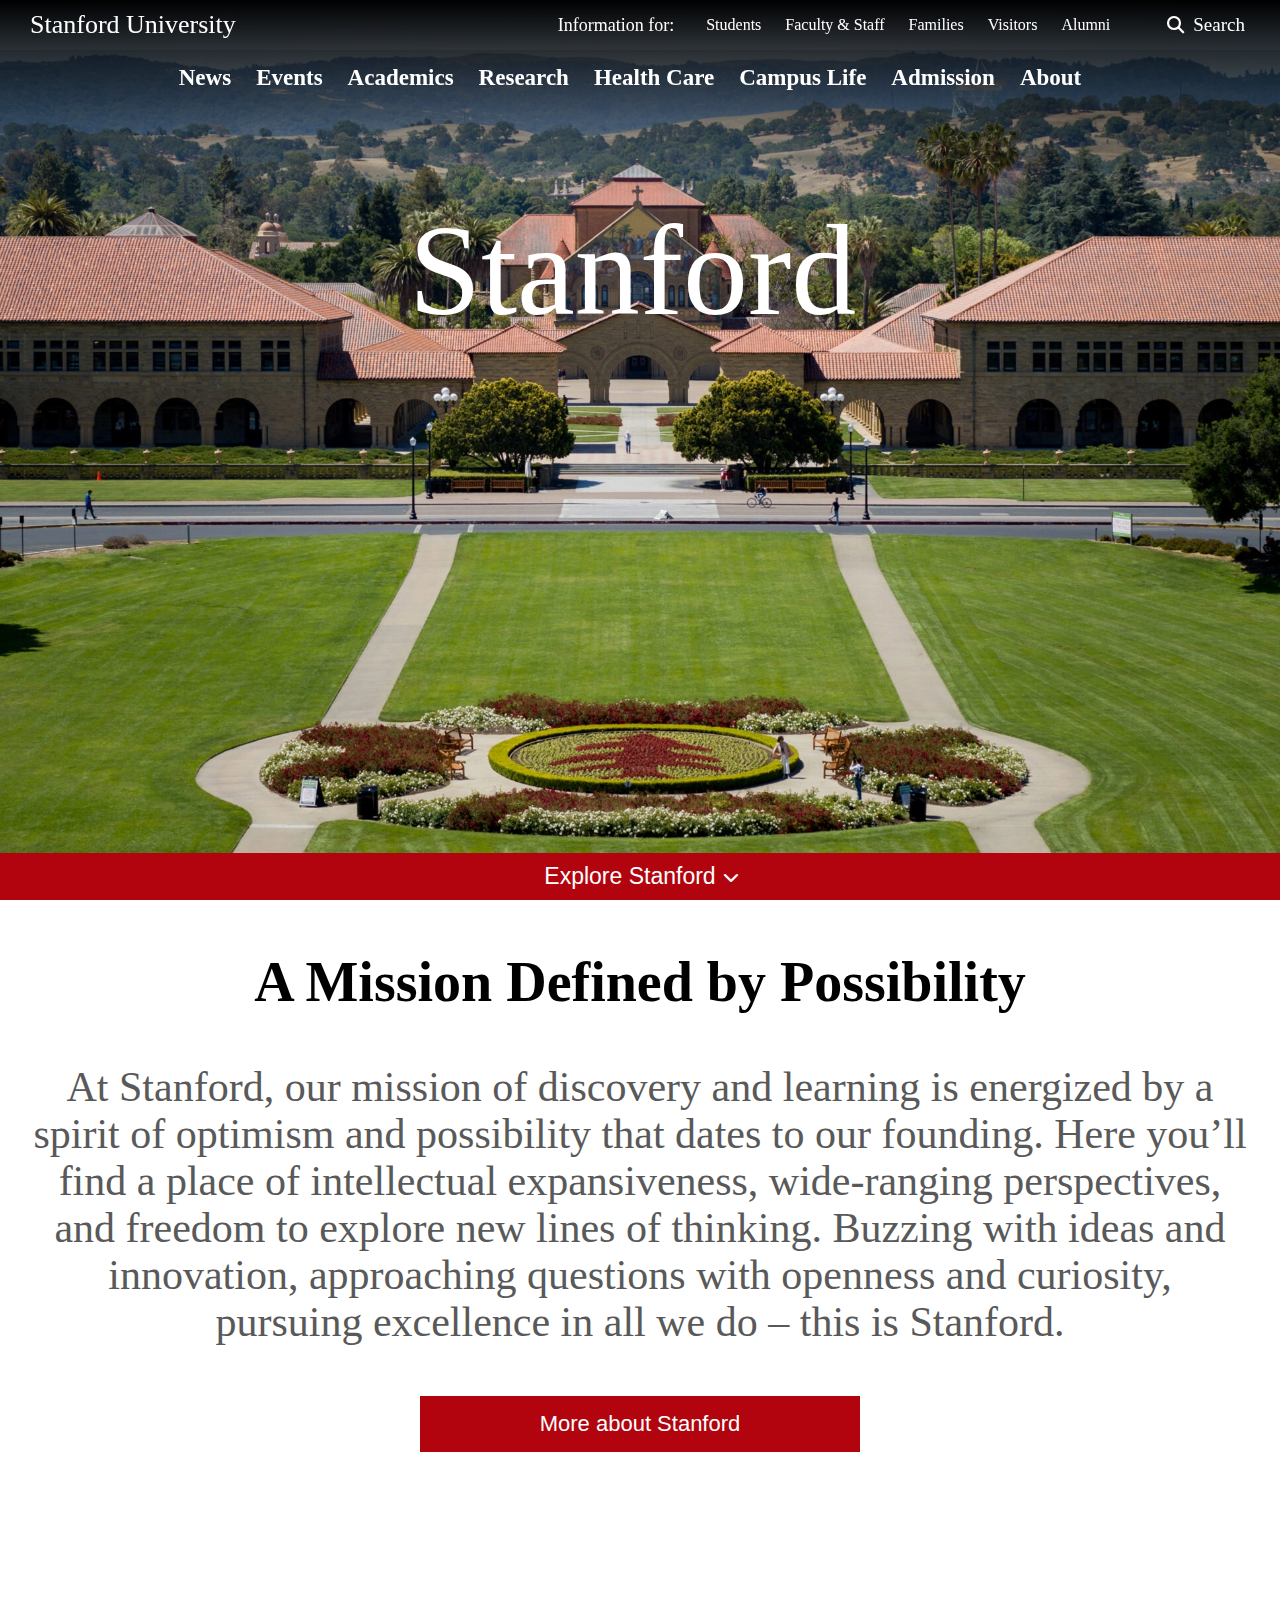
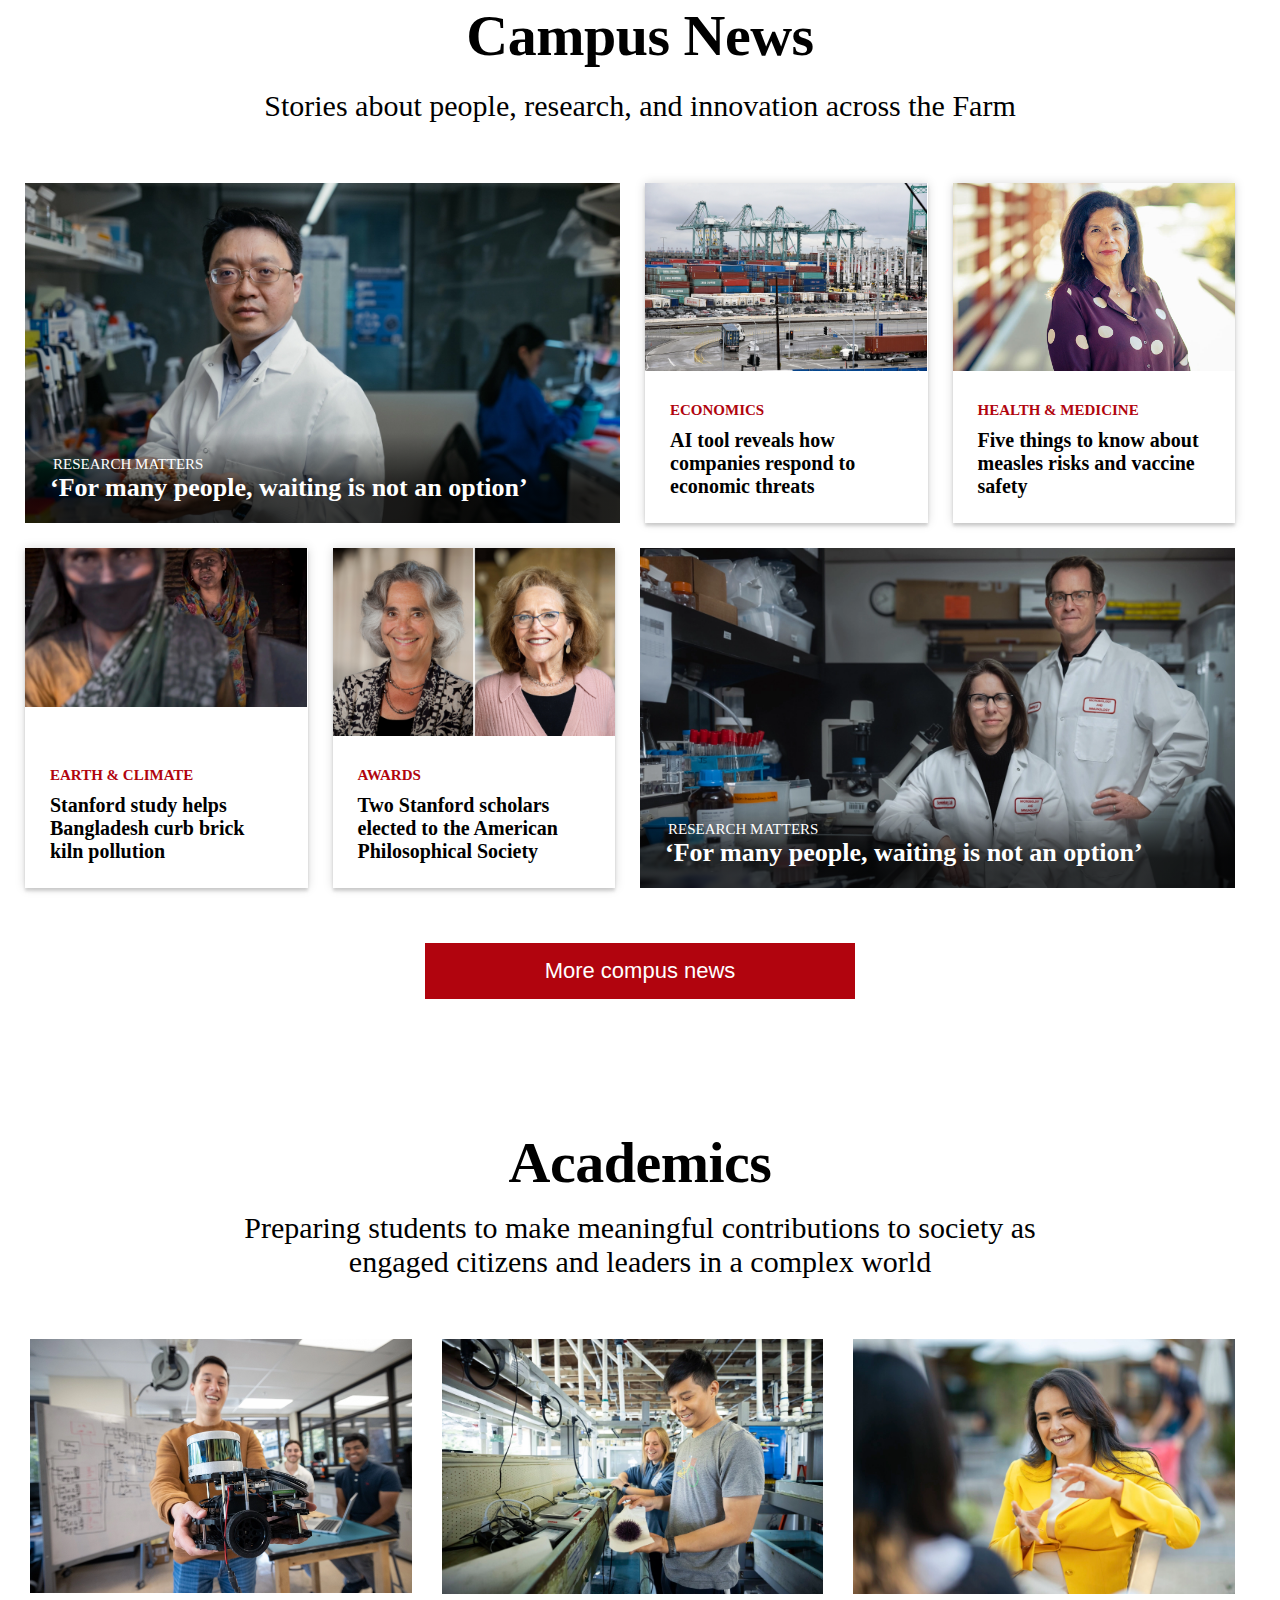
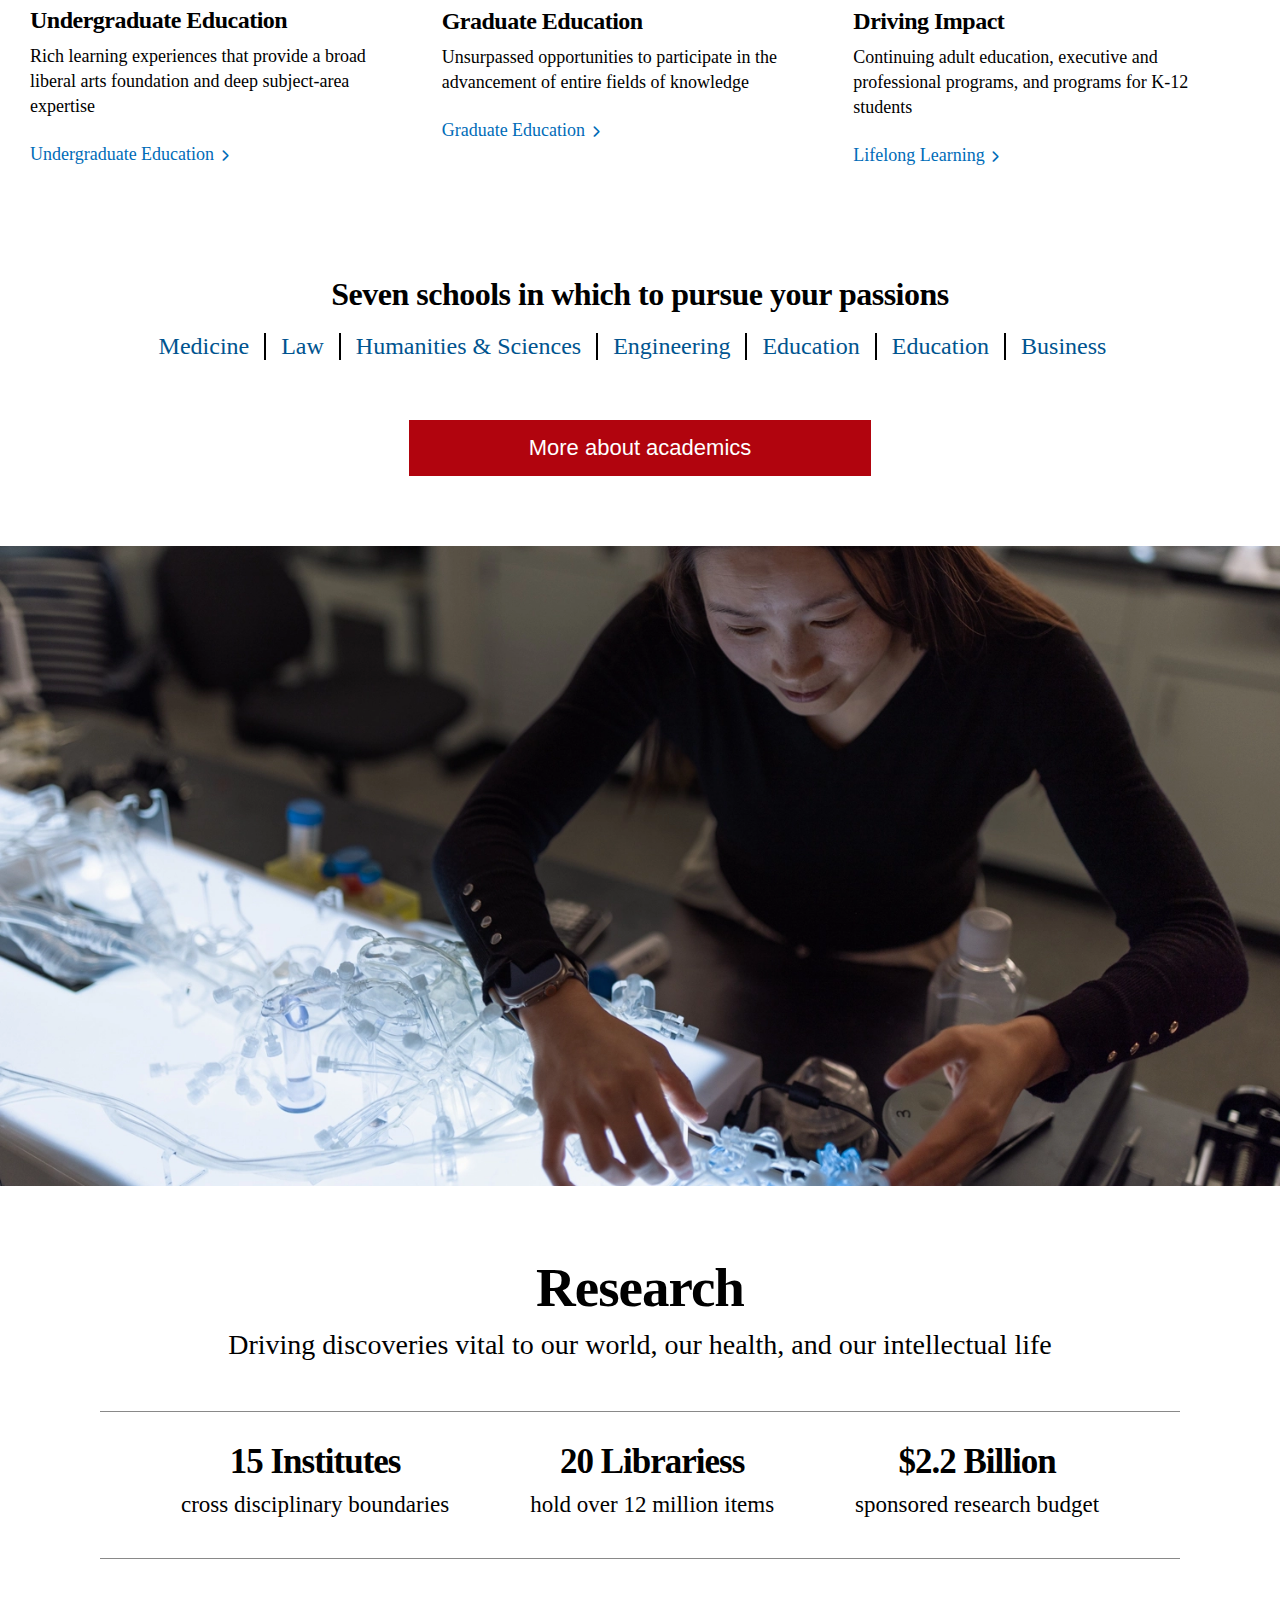
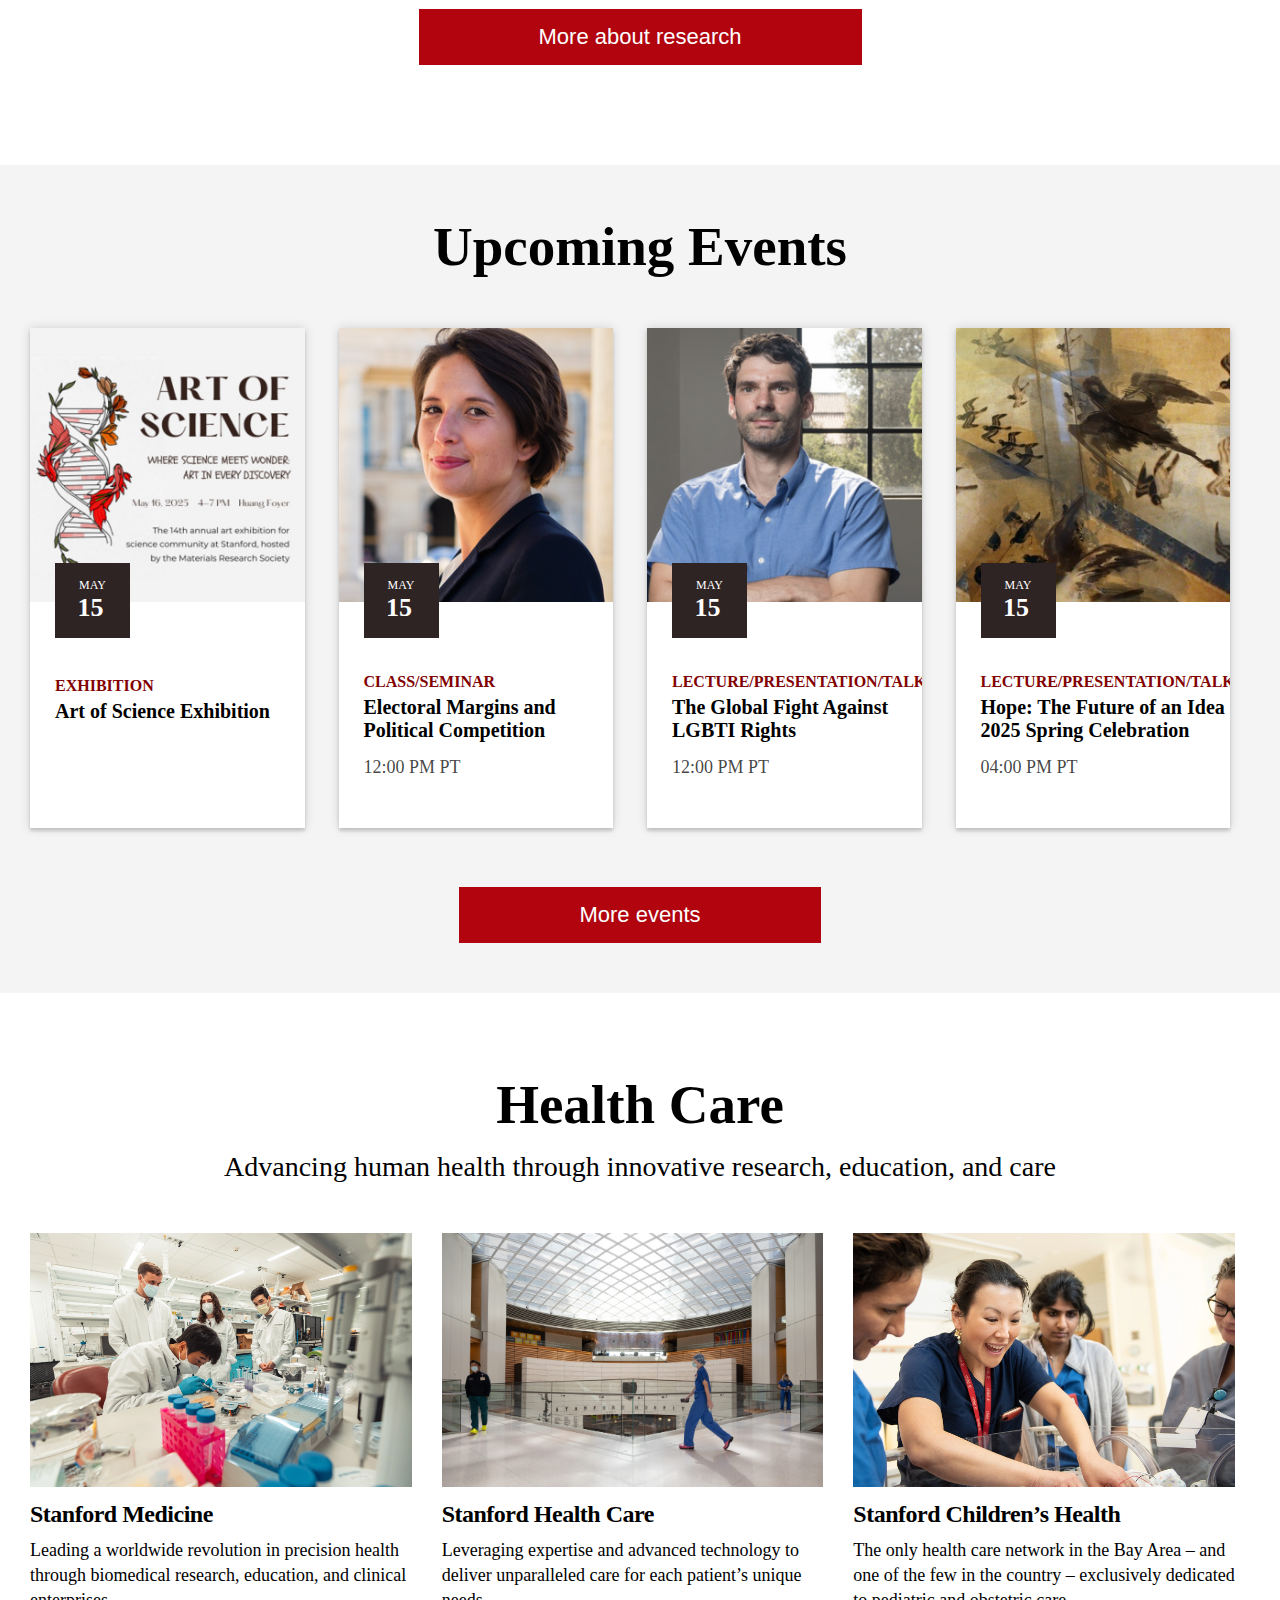
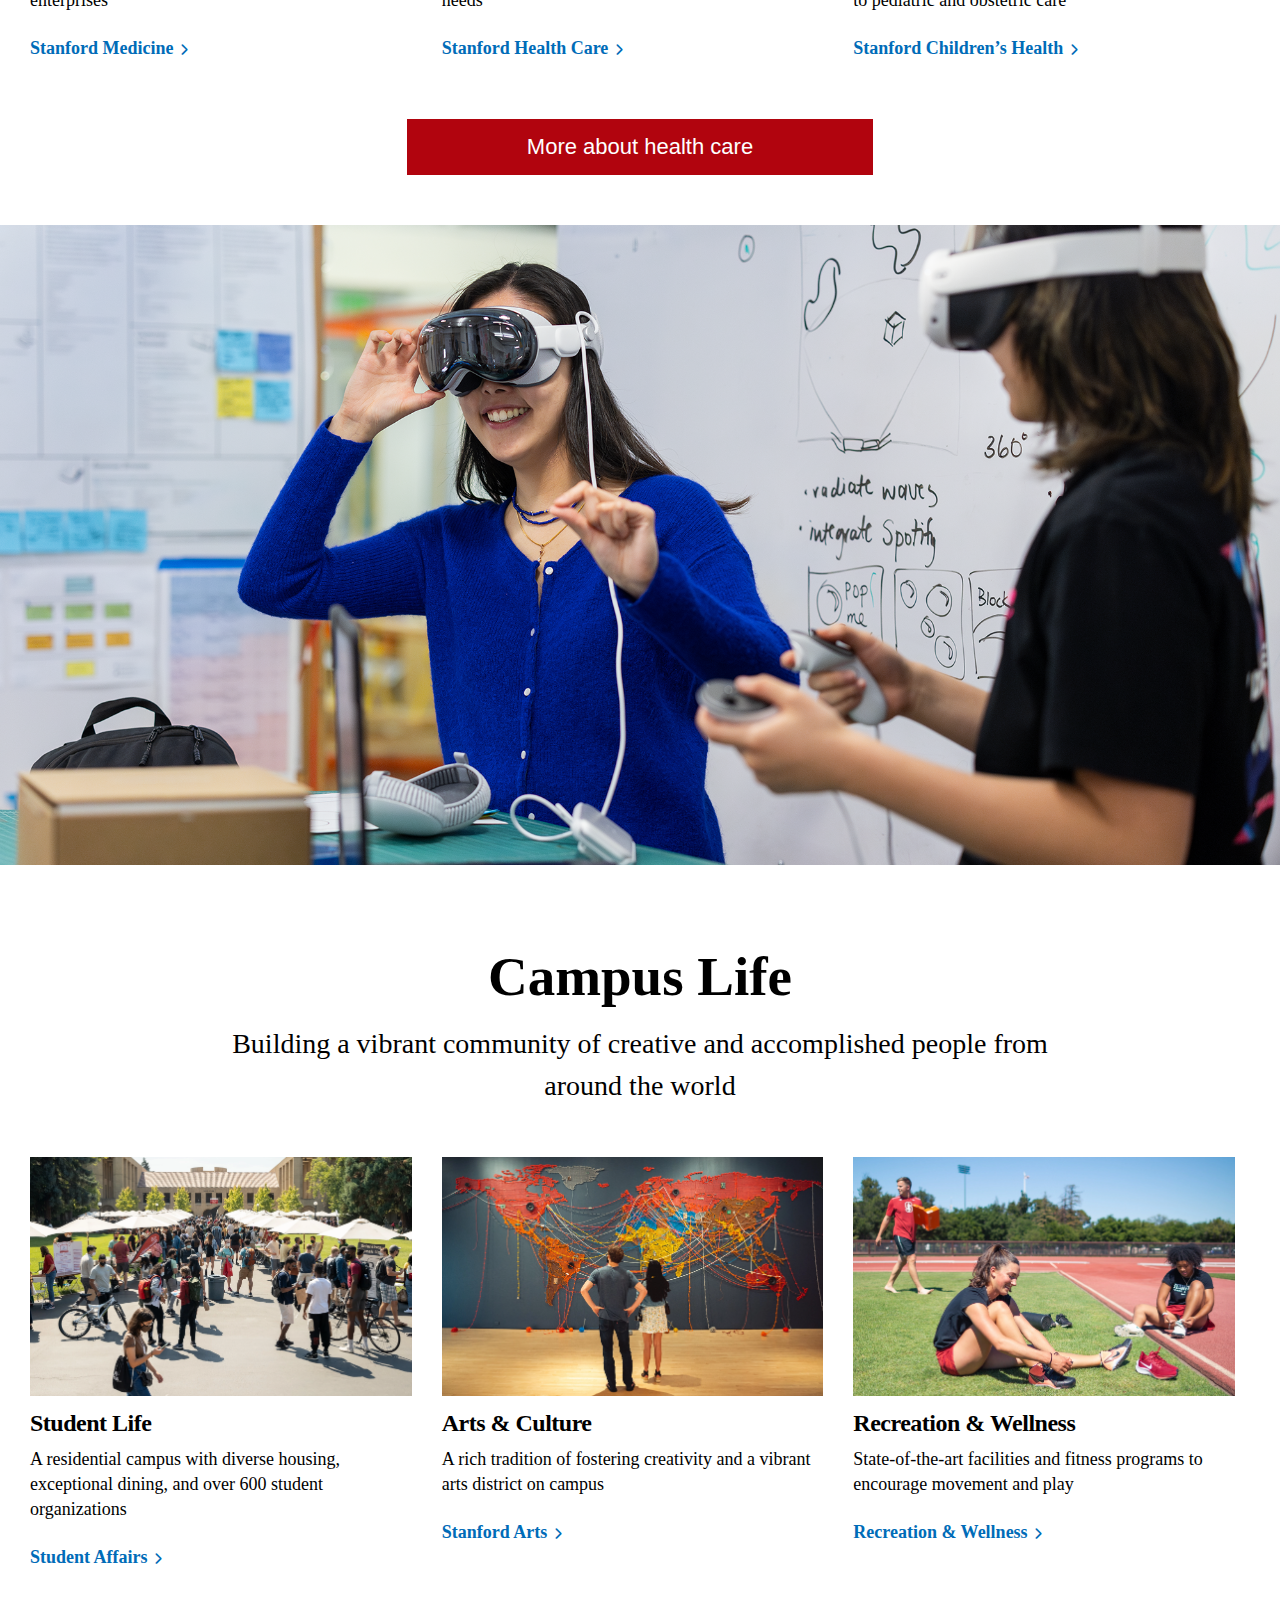
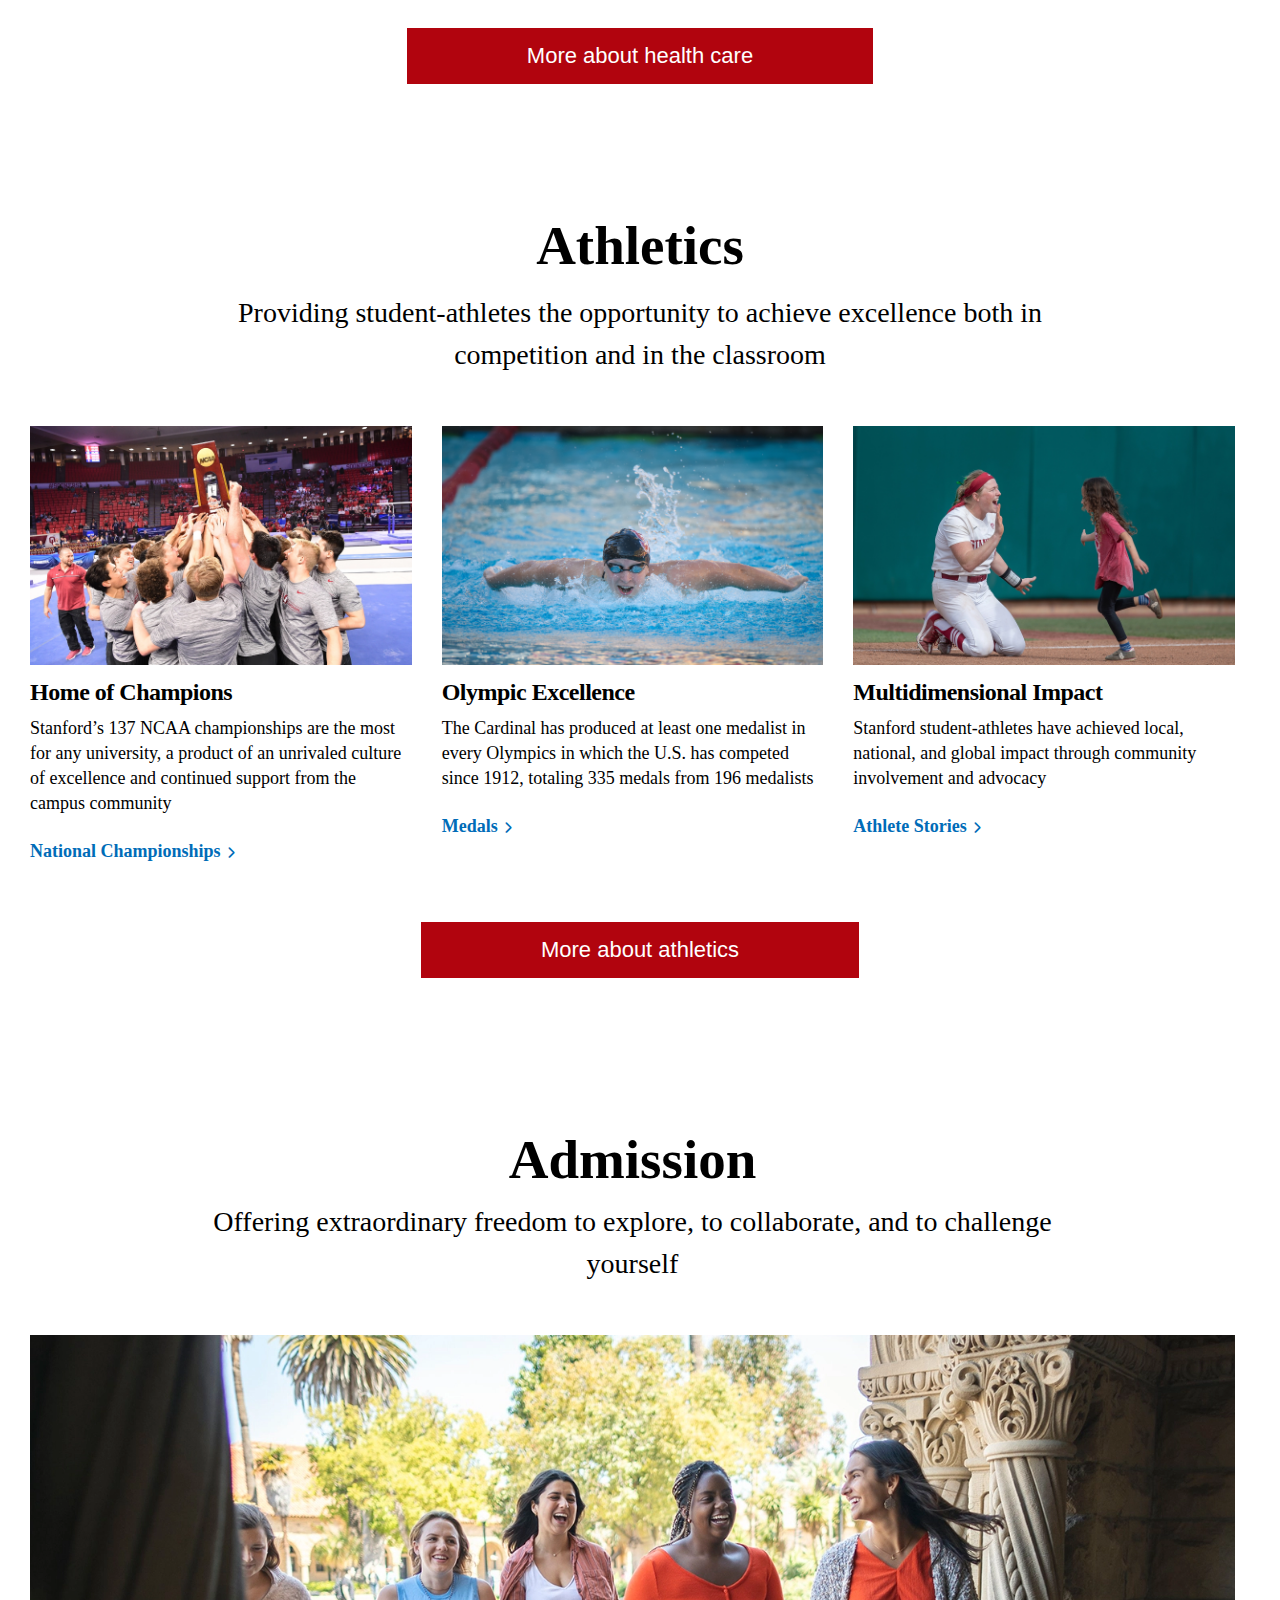
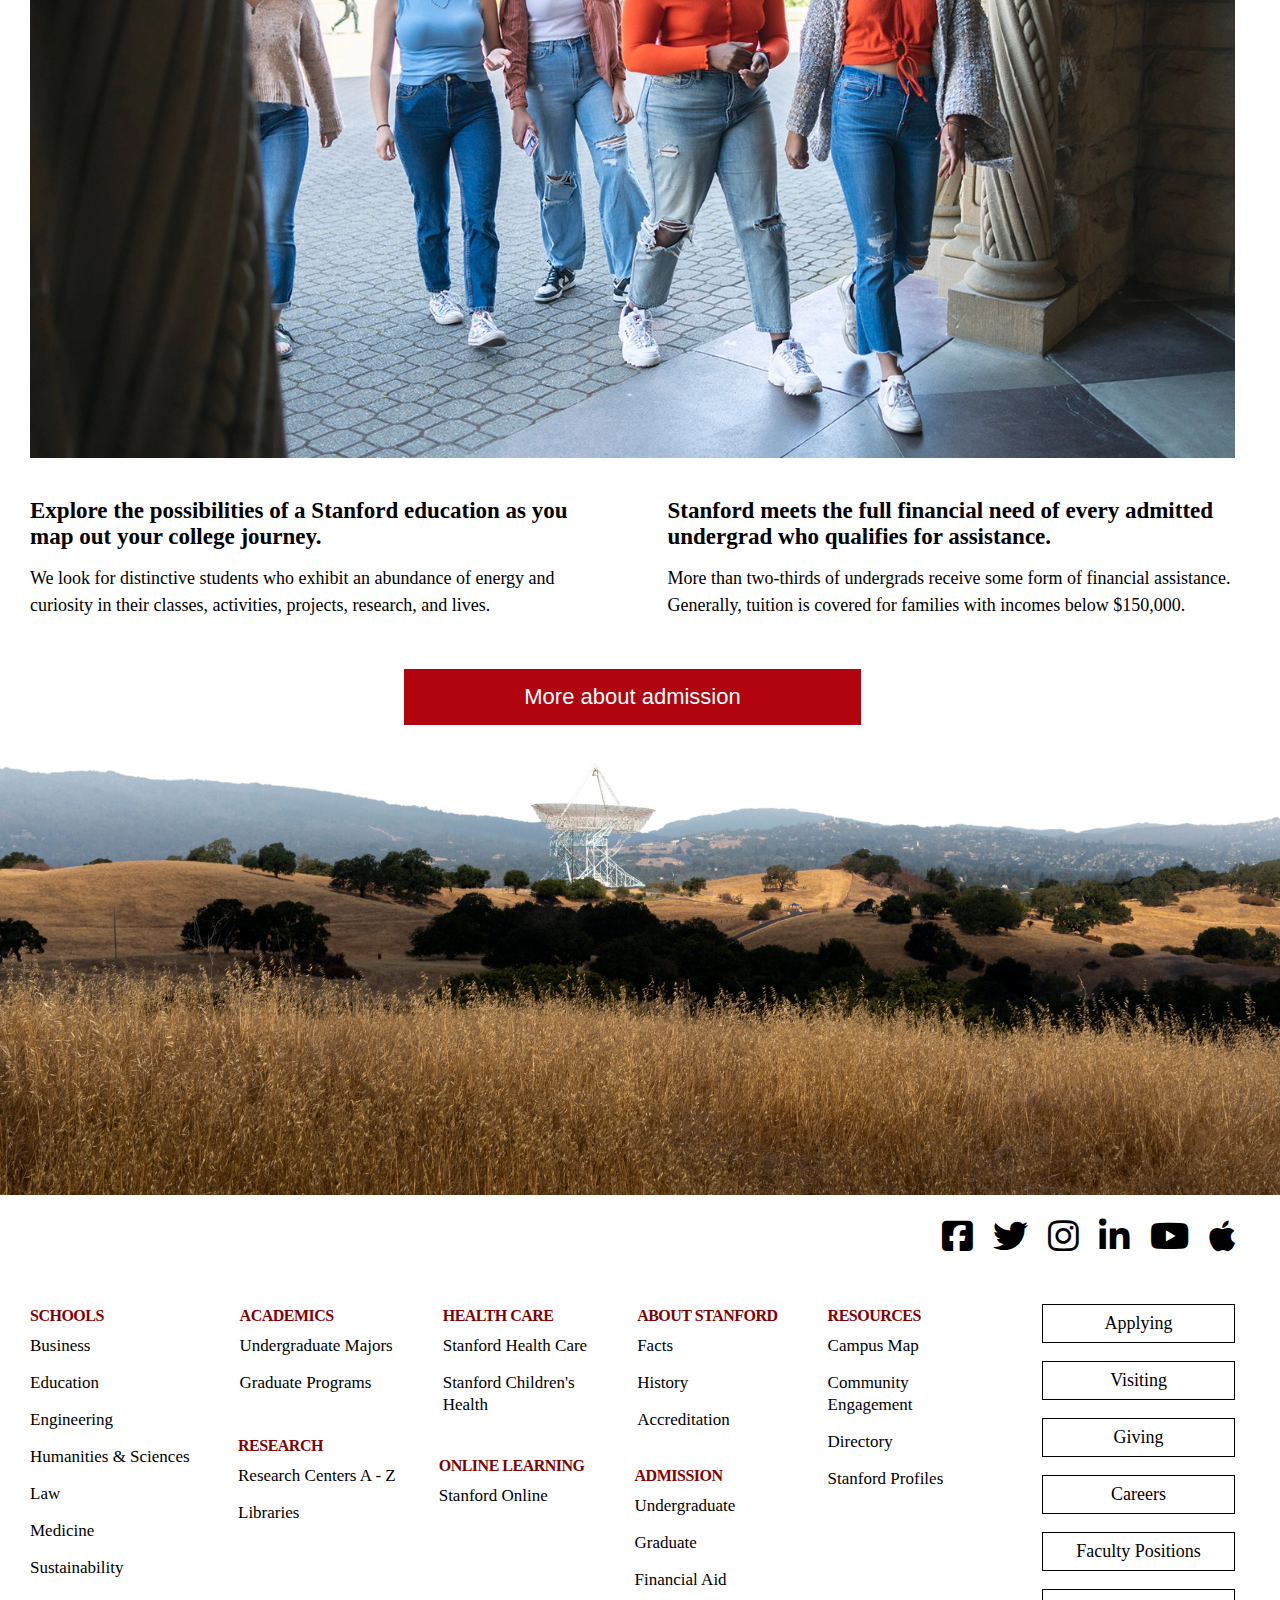
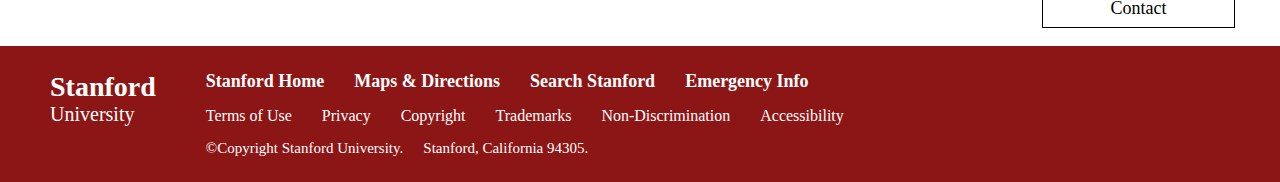
<file: index.html>
<!DOCTYPE html>
<html lang="en">
<head>
    <meta charset="UTF-8">
    <meta name="viewport" content="width=device-width, initial-scale=1.0">
    <link rel="stylesheet" href="https://cdnjs.cloudflare.com/ajax/libs/font-awesome/6.7.2/css/all.min.css" integrity="sha512-Evv84Mr4kqVGRNSgIGL/F/aIDqQb7xQ2vcrdIwxfjThSH8CSR7PBEakCr51Ck+w+/U6swU2Im1vVX0SVk9ABhg==" crossorigin="anonymous" referrerpolicy="no-referrer" />
    <title>Stanford University</title>
    <link rel="stylesheet" href="./css/main.css">
</head>
<body>
    <!-- header section -->
    <header class="header">
        <div class="header__image"></div>
        <div class="container">
            <nav class="navigation">
                <div class="navigation--top">
                    <div class="top--left">
                        <a href="#" class="logo">
                            Stanford University
                        </a>
                    </div>
                    <div class="top--center">
                        Information for:
                    </div>
                    <div class="top--right">
                        <ul class="navigation__items">
                            
                            <li class="navigation__item">
                                <a href="#" class="navigation__link">
                                    Students
                                </a>
                            </li>
                            <li class="navigation__item">
                                <a href="#" class="navigation__link">
                                    Faculty & Staff
                                </a>
                            </li>
                            <li class="navigation__item">
                                <a href="#" class="navigation__link">
                                    Families
                                </a>
                            </li>
                            <li class="navigation__item">
                                <a href="#" class="navigation__link">
                                    Visitors
                                </a>
                            </li>
                            <li class="navigation__item">
                                <a href="#" class="navigation__link">
                                    Alumni
                                </a>
                            </li>
                        </ul>
                        <div class="search">
                            <i class="fa-solid fa-magnifying-glass"></i>
                            <span>Search</span>
                        </div>
                    </div>
                </div>
                <div class="navigation__bottom">
                    <ul class="center--items">
                            <li class="center--item">
                                <a href="#" class="center--link">
                                    News
                                </a>
                            </li>
                            <li class="center--item">
                                <a href="#" class="center--link">
                                    Events
                                </a>
                            </li>
                            <li class="center--item">
                                <a href="#" class="center--link">
                                    Academics
                                </a>
                            </li>
                            <li class="center--item">
                                <a href="#" class="center--link">
                                     Research
                                </a>
                            </li>
                            <li class="center--item">
                                <a href="#" class="center--link">
                                     Health Care
                                </a>
                            </li>
                            <li class="center--item">
                                <a href="#" class="center--link">
                                    Campus Life
                                </a>
                            </li>
                            <li class="center--item">
                                <a href="#" class="center--link">
                                     Admission
                                </a>
                            </li>
                            <li class="center--item">
                                <a href="#" class="center--link">
                                    About
                                </a>
                            </li>
                    </ul>
                </div>
            </nav>
            <div class="stanford__center">
                <h1 class="stanford">
                Stanford
                </h1>
                <div class="explore-stanford">
                    <button class="explore">
                        Explore Stanford 
                    </button>
                    <i class="fa-solid fa-chevron-right"></i>
                </div>
                
            </div>
        </div>
        
    </header>
    <!--/ header section -->

    <!-- A Mission Defined by Possibility -->
     <section class="at-stanford">
        <h2>
            A Mission Defined by Possibility
        </h2>
        <p>
            At Stanford, our mission of discovery and learning is energized by a spirit of optimism and possibility that dates to our founding. Here you’ll find a place of intellectual expansiveness, wide-ranging perspectives, and freedom to explore new lines of thinking. Buzzing with ideas and innovation, approaching questions with openness and curiosity, pursuing excellence in all we do – this is Stanford.
        </p>
        <button>
            More about Stanford
        </button>
     </section>
    <!--/ A Mission Defined by Possibility -->

    <!-- Campus News section -->
     <section class="compus-news">
        <h2>
            Campus News
        </h2>
        <p>
            Stories about people, research, and innovation across the Farm
        </p>
        <div class="cards">
            <div class="card__img">
                <div class="card__img--header">
                    <img class="card__img--image" src="/image/Stanley-lead.webp" alt="image">
                    <div class="overlay"></div>
                </div>
                <div class="card__content">
                    <p class="card__img--info">
                        Research Matters
                    </p>
                    <h3 class="card__img--text">
                        ‘For many people, waiting is not an option’
                    </h3>
                </div>
            </div>
            <div class="card">
                    <div class="card__image">
                        <img src="/image/GettyImages-1003792404-1500x1000-1.webp" alt="">
                    </div>
                    <div class="card__info">
                        <h3>
                            Economics
                        </h3>
                        <h5>
                            AI tool reveals how companies respond to economic threats
                        </h5>
                    </div>
            </div>
            <div class="card">
                    <div class="card__image">
                        <img src="/image/Bonnie-Maldonado-Portrait.jpg" alt="">
                    </div>
                    <div class="card__info">
                        <h3>
                            Health & Medicine
                        </h3>
                        <h5>
                            Five things to know about measles risks and vaccine safety
                        </h5>
                    </div>

            </div>
            <div class="card">
                    <div class="card__image">
                        <img src="/image/rs20898_fpsf1925_copy_0.webp" alt="">
                    </div>
                    <div class="card__info">
                        <h3>
                            Earth & Climate
                        </h3>
                        <h5>
                            Stanford study helps Bangladesh curb brick kiln pollution
                        </h5>
                    </div>

            </div>
            <div class="card">
                    <div class="card__image">
                        <img src="/image/APS_25-1.webp" alt="">
                    </div>
                    <div class="card__info">
                        <h3>
                            Awards
                        </h3>
                        <h5>
                            Two Stanford scholars elected to the American Philosophical Society
                        </h5>
                    </div>

            </div>
            <div class="card__img">
                <div class="card__img--header">
                    <img class="card__img--image" src="/image/20250401Justin_and_Erica_Sonnenburg.webp" alt="image">
                    <div class="overlay"></div>
                </div>
                <div class="card__content">
                    <p class="card__img--info">
                        Research Matters
                    </p>
                    <h3 class="card__img--text">
                        ‘For many people, waiting is not an option’
                    </h3>
                </div>
            </div>
        </div>
        <button class="button">
            More compus news
        </button>
     </section>
    <!--/ Campus News section -->

    <!-- Academics section -->
    <section class="academics">
            <div class="academic">
            <h2>
                Academics
            </h2>
            <p>
                Preparing students to make meaningful contributions to society as <br> engaged citizens and leaders in a complex world
            </p>
            </div>
            <div class="cards">
                <div class="card__no-hover">
                    <div class="no-hover--image">
                        <img src="/image/20230418_Grayson_Armour_95A0681-2.webp" alt="">
                    </div>
                    <div class="no-hover--info">
                        <h3>
                            Undergraduate Education
                        </h3>
                        <p>
                            Rich learning experiences that provide a broad liberal arts foundation and deep subject-area expertise
                        </p>
                        <span>
                            <a href="#">
                            Undergraduate Education
                            </a>
                            <i class="fa-solid fa-chevron-right"></i>
                        </span>
                    </div>
                </div>
                <div class="card__no-hover">
                    <div class="no-hover--image">
                        <img src="/image/20220714Hopkins_Marine_Station_N6A7270-1-2048x1366.webp" alt="">
                    </div>
                    <div class="no-hover--info">
                        <h3>
                            Graduate Education
                        </h3>
                        <p>
                            Unsurpassed opportunities to participate in the advancement of entire fields of knowledge
                        </p>
                        <span>
                            <a href="#">
                                Graduate Education
                            </a>
                            <i class="fa-solid fa-chevron-right"></i>
                        </span>
                    </div>
                </div>
                <div class="card__no-hover">
                    <div class="no-hover--image">
                        <img src="/image/20211117_Elizabeth_Reese_N6A0441-2048x1366.webp" alt="">
                    </div>
                    <div class="no-hover--info">
                        <h3>
                            Driving Impact
                        </h3>
                        <p>
                            Continuing adult education, executive and professional programs, and programs for K-12 students
                        </p>
                        <span>
                            <a href="#">
                                Lifelong Learning
                            </a>
                            <i class="fa-solid fa-chevron-right"></i>
                        </span>
                    </div>
                </div>
                
            </div>
            <div class="seven-schools">
                <h3>
                    Seven schools in which to pursue your passions
                </h3>
                <ul>
                    <li>
                        <a href="#">
                            Medicine
                        </a>
                    </li>
                    <li>
                        <a href="#">
                            Law
                        </a>
                    </li>
                    <li>
                        <a href="#">
                            Humanities & Sciences
                        </a>
                    </li>
                    <li>
                        <a href="#">
                            Engineering
                        </a>
                    </li>
                    <li>
                        <a href="#">
                            Education
                        </a>
                    </li>
                    <li>
                        <a href="#">
                            Education
                        </a>
                    </li>
                    <li>
                        <a href="#">
                            Business
                        </a>
                    </li>
                </ul>
            </div>
            <button class="button">
                More about academics
            </button>
        
    </section>
    <!--/ Academics section -->

    <!-- Research section -->
     <section class="research">
        <div class="research__image">
            <div class="research__img"></div>
            <div class="research__img--hover">
                <img src="/image/Renee_Zhao-sqr.webp" alt="image">
                <h3>
                    “The truly impactful technologies are always based <br> on the condition that you can freely explore.”
                </h3>
                <h4>
                    Renee Zhao
                </h4>
                <p>
                    Assistant Professor of Mechanical Engineering
                </p>
                <span>
                    <a href="#">
                        More
                    </a>
                    <i class="fa-solid fa-chevron-right"></i>
                </span>
            </div>
        </div>
        <h2>
            Research
        </h2>
        <p>
            Driving discoveries vital to our world, our health, and our intellectual life
        </p>
        <div class="container">
            <div class="research__cards">
            <div class="research__card">
                <h2>
                    15 Institutes
                </h2>
                <p>
                    cross disciplinary boundaries
                </p>
            </div>
            <div class="research__card">
                <h2>
                    20 Librariess
                </h2>
                <p>
                    hold over 12 million items
                </p>
            </div>
            <div class="research__card">
                <h2>
                    $2.2 Billion
                </h2>
                <p>
                    sponsored research budget
                </p>
            </div>
        </div>
        </div>
        <button class="button">
            More about research
        </button>
     </section>
    <!--/ Research section -->

    <!-- Upcoming Events -->
     <section class="upcoming-events">
            <h2>
                Upcoming Events
            </h2>
            <div class="cards">
                <div class="card">
                    <div class="card__image">
                        <img src="/image/8d5c945f450577b9ded31354d13818dedccbabae.jpg" alt="image">
                    </div>
                    <div class="card__date">
                        <p>may</p>
                        <span>15</span>
                    </div>
                    <div class="card__info">
                        <h3>
                            Exhibition
                        </h3>
                        <h5>
                            Art of Science Exhibition
                        </h5>
                    </div>
                    
                </div>
                <div class="card">
                    <div class="card__image">
                        <img src="/image/3d0fca0c49458689970904fead981f65a944dd41.jpg" alt="image">
                    </div>
                    <div class="card__date">
                        <p>may</p>
                        <span>15</span>
                    </div>
                    <div class="card__info">
                        <h3>
                            Class/Seminar
                        </h3>
                        <h5>
                            Electoral Margins and Political Competition
                        </h5>
                        <p>
                            12:00 pm PT
                        </p>
                    </div>
                    
                </div>
                <div class="card">
                    <div class="card__image">
                        <img src="/image/ca69956041cb5c84fc22da4def1e22f4a79f03fb.jpg" alt="image">
                    </div>
                    <div class="card__date">
                        <p>may</p>
                        <span>15</span>
                    </div>
                    <div class="card__info">
                        <h3>
                            Lecture/Presentation/Talk
                        </h3>
                        <h5>
                            The Global Fight Against LGBTI Rights
                        </h5>
                        <p>
                            12:00 pm PT
                        </p>
                    </div>
                    
                </div>
                <div class="card">
                    <div class="card__image">
                        <img src="/image/6f697d4886ec9e820e68aa252adcb77fb943bfcf.jpg" alt="image">
                    </div>
                    <div class="card__date">
                        <p>may</p>
                        <span>15</span>
                    </div>
                    <div class="card__info">
                        <h3>
                            Lecture/Presentation/Talk
                        </h3>
                        <h5>
                            Hope: The Future of an Idea | 2025 Spring Celebration
                        </h5>
                        <p>
                            04:00 pm PT
                        </p>
                    </div>
                    
                </div>
            </div>
            <div class="button__group">
                <button class="button">
                    More events
                </button>
            </div>
     </section>
    <!--/ Upcoming Events -->

    <!-- Health Care section -->
     <section class="health__care">
        <div class="health__care--intro">
            <h2>
                Health Care
            </h2>
            <p>
                Advancing human health through innovative research, education, and care
            </p>
        </div>
        <div class="cards">
            <div class="card__no-hover">
                <div class="no-hover--image">
                    <img src="/image/Health-care-1.webp" alt="image">
                </div>
                <div class="no-hover--info">
                    <h3>
                        Stanford Medicine
                    </h3>
                    <p>
                        Leading a worldwide revolution in precision health through biomedical research, education, and clinical enterprises
                    </p>
                    <span>
                        <a href="#">
                            Stanford Medicine
                        </a>
                        <i class="fa-solid fa-chevron-right"></i>
                    </span>
                </div>
            </div>
            <div class="card__no-hover">
                <div class="no-hover--image">
                    <img src="/image/Health-care-2-2048x1365.jpg" alt="image">
                </div>
                <div class="no-hover--info">
                    <h3>
                        Stanford Health Care
                    </h3>
                    <p>
                        Leveraging expertise and advanced technology  to deliver unparalleled care for each patient’s unique needs
                    </p>
                    <span>
                        <a href="#">
                            Stanford Health Care
                        </a>
                        <i class="fa-solid fa-chevron-right"></i>
                    </span>
                </div>
            </div>
            <div class="card__no-hover">
                <div class="no-hover--image">
                    <img src="/image/Health-care-3.webp" alt="image">
                </div>
                <div class="no-hover--info">
                    <h3>
                        Stanford Children’s Health
                    </h3>
                    <p>
                        The only health care network in the Bay Area – and one of the few in the country – exclusively dedicated to pediatric and obstetric care
                    </p>
                    <span>
                        <a href="#">
                            Stanford Children’s Health
                        </a>
                        <i class="fa-solid fa-chevron-right"></i>
                    </span>
                </div>
            </div>
        </div>
        <div class="button__group">
            <button class="button">
                More about health care
            </button>
        </div>
     </section>
    <!--/ Health Care section -->
    
    <!-- research__image section -->
     <section class="section--research__image">
        <div class="research__image">
            <div class="research__img"></div>
            <div class="research__img--hover">
                <img src="/image/yannie.webp" alt="image">
                <h3>
                    “I think about all the projects that students throw <br> themselves at quarter after quarter, just really <br> expanding and stretching their minds. … Stanford <br> allows you to experience evolutions of yourself.”
                </h3>
                <h4>
                    Yannie Tan
                </h4>
                <p>
                    Class of 2024
                </p>
                <span>
                    <a href="#">
                        More
                    </a>
                    <i class="fa-solid fa-chevron-right"></i>
                </span>
            </div>
        </div>
     </section>
    <!--/ research__image section -->

    <!-- campus__life section -->
    <section class="campus__life">
        <div class="campus__life--intro">
            <h2>
                Campus Life
            </h2>
            <p>
                Building a vibrant community of creative and accomplished people from <br> around the world
            </p>
        </div>
        <div class="cards">
            <div class="card__no-hover">
                <div class="no-hover--image">
                    <img src="/image/Campus-life-1.webp" alt="image">
                </div>
                <div class="no-hover--info">
                    <h3>
                        Student Life
                    </h3>
                    <p>
                        A residential campus with diverse housing, exceptional dining, and over 600 student organizations
                    </p>
                    <span>
                        <a href="#">
                            Student Affairs
                        </a>
                        <i class="fa-solid fa-chevron-right"></i>
                    </span>
                </div>
            </div>
            <div class="card__no-hover">
                <div class="no-hover--image">
                    <img src="/image/Campus-life-2.webp" alt="image">
                </div>
                <div class="no-hover--info">
                    <h3>
                        Arts & Culture
                    </h3>
                    <p>
                        A rich tradition of fostering creativity and a vibrant arts district on campus
                    </p>
                    <span>
                        <a href="#">
                            Stanford Arts
                        </a>
                        <i class="fa-solid fa-chevron-right"></i>
                    </span>
                </div>
            </div>
            <div class="card__no-hover">
                <div class="no-hover--image">
                    <img src="/image/Campus-life-3.webp" alt="image">
                </div>
                <div class="no-hover--info">
                    <h3>
                        Recreation & Wellness
                    </h3>
                    <p>
                        State-of-the-art facilities and fitness programs to encourage movement and play
                    </p>
                    <span>
                        <a href="#">
                            Recreation & Wellness
                        </a>
                        <i class="fa-solid fa-chevron-right"></i>
                    </span>
                </div>
            </div>
        </div>
        <div class="button__group">
            <button class="button">
                More about health care
            </button>
        </div>
    </section>
    <!--/ campus__life section -->

    <!-- Athletics section -->
     <section class="athletics">
        <div class="athletics__intro">
            <h2>
                Athletics
            </h2>
            <p>
                Providing student-athletes the opportunity to achieve excellence both in <br> competition and in the classroom
            </p>
        </div>
        <div class="cards">
            <div class="card__no-hover">
                <div class="no-hover--image">
                    <img src="/image/Gym-champs.webp" alt="image">
                </div>
                <div class="no-hover--info">
                    <h3>
                        Home of Champions
                    </h3>
                    <p>
                        Stanford’s 137 NCAA championships are the most for any university, a product of an unrivaled culture of excellence and continued support from the campus community
                    </p>
                    <span>
                        <a href="#">
                            National Championships
                        </a>
                        <i class="fa-solid fa-chevron-right"></i>
                    </span>
                </div>
            </div>
            <div class="card__no-hover">
                <div class="no-hover--image">
                    <img src="/image/Ledecky2.webp" alt="image">
                </div>
                <div class="no-hover--info">
                    <h3>
                        Olympic Excellence
                    </h3>
                    <p>
                        The Cardinal has produced at least one medalist in every Olympics in which the U.S. has competed since 1912, totaling 335 medals from 196 medalists
                    </p>
                    <span>
                        <a href="#">
                            Medals 
                        </a>
                        <i class="fa-solid fa-chevron-right"></i>
                    </span>
                </div>
            </div>
            <div class="card__no-hover">
                <div class="no-hover--image">
                    <img src="/image/Impact.webp" alt="image">
                </div>
                <div class="no-hover--info">
                    <h3>
                        Multidimensional Impact
                    </h3>
                    <p>
                        Stanford student-athletes have achieved local, national, and global impact through community involvement and advocacy
                    </p>
                    <span>
                        <a href="#">
                            Athlete Stories
                        </a>
                        <i class="fa-solid fa-chevron-right"></i>
                    </span>
                </div>
            </div>
        </div>
        <div class="button__group">
            <button class="button">
                More about athletics
            </button>
        </div>
    </section>
    <!--/ Athletics section -->

    <!-- Admission section -->
     <section class="admission">
        <div class="admission__intro">
            <h2>
                Admission
            </h2>
            <p>
                Offering extraordinary freedom to explore, to collaborate, and to challenge <br> yourself
            </p>
        </div>
        <img src="/image/Maya-admission.webp" alt="image">
        <div class="admission__info">
            <span>
                <h2>
                    Explore the possibilities of a Stanford education as you map out your college journey.
                </h2>
                <p>
                    We look for distinctive students who exhibit an abundance of energy and curiosity in their classes, activities, projects, research, and lives.
                </p>
            </span>
            <span>
                <h2>
                    Stanford meets the full financial need of every admitted undergrad who qualifies for assistance.
                </h2>
                <p>
                    More than two-thirds of undergrads receive some form of financial assistance. Generally, tuition is covered for families with incomes below $150,000.
                </p>
            </span>
        </div>
        <div class="button__group">
            <button class="button">
                More about admission
            </button>
        </div>
        
     </section>
    <!--/ Admission section -->

    <!-- Footer section -->
     <footer class="footer">
        <div class="footer__image">
            <img src="/image/dish-andrew-lg-2048x753.jpg" alt="image">
        </div>
        <div class="footer__section">
            <ul class="footer__section--social">
                <li>
                    <i class="fa-brands fa-square-facebook"></i>
                </li>
                <li>
                    <i class="fa-brands fa-twitter"></i>
                </li>
                <li>
                    <i class="fa-brands fa-instagram"></i>
                </li>
                <li>
                    <i class="fa-brands fa-linkedin-in"></i>
                </li>
                <li>
                    <i class="fa-brands fa-youtube"></i>
                </li>
                <li>
                    <i class="fa-brands fa-apple"></i>
                </li>
            </ul>
            <div class="footer__menu">
                <div class="footer__menu--left">
                    <div>
                        <span>
                        <h2>
                            Schools
                        </h2>
                        <a href="#">
                            Business
                        </a>
                        <a href="#">
                            Education
                        </a>
                        <a href="#">
                            Engineering
                        </a>
                        <a href="#">
                            Humanities & Sciences
                        </a>
                        <a href="#">
                            Law
                        </a>
                        <a href="#">
                            Medicine
                        </a>
                        <a href="#">
                            Sustainability
                        </a>
                    </span>
                    <span>
                        <h2>
                            Academics
                        </h2>
                        <a href="#">
                            Undergraduate Majors
                        </a>
                        <a href="#">
                            Graduate Programs
                        </a>
                    </span>
                    <span>
                        <h2>
                            Health Care
                        </h2>
                        <a href="#">
                            Stanford Health Care
                        </a>
                        <a href="#">
                            Stanford Children's <br> Health
                        </a>
                    </span>
                    <span>
                        <h2>
                            About Stanford
                        </h2>
                        <a href="#">
                            Facts
                        </a>
                        <a href="#">
                            History
                        </a>
                        <a href="#">
                            Accreditation
                        </a>
                    </span>
                    <span>
                        <h2>
                            Resources
                        </h2>
                        <a href="#">
                            Campus Map
                        </a>
                        <a href="#">
                            Community <br> Engagement
                        </a>
                        <a href="#">
                            Directory
                        </a>
                        <a href="#">
                            Stanford Profiles
                        </a>
                    </span>
                    </div>

                    <div>
                        <span>
                            <h2>
                                Research
                            </h2>
                            <a href="#">
                                Research Centers A - Z
                            </a>
                            <a href="#">
                                Libraries
                            </a>
                        </span>
                        <span>
                            <h2>
                                Online Learning
                            </h2>
                            <a href="#">
                                Stanford Online
                            </a>
                        </span>
                        <span>
                            <h2>
                                Admission
                            </h2>
                            <a href="#">
                                Undergraduate
                            </a>
                            <a href="#">
                                Graduate
                            </a>
                            <a href="#">
                                Financial Aid
                            </a>
                        </span>
                    </div>
                </div>
                <div class="footer__menu--right">
                    <a href="#">
                        Applying
                    </a>
                    <a href="#">
                        Visiting
                    </a>
                    <a href="#">
                        Giving
                    </a>
                    <a href="#">
                        Careers
                    </a>
                    <a href="#">
                        Faculty Positions
                    </a>
                    <a href="#">
                        Contact
                    </a>
                </div>
            </div>
        </div>
        <div class="footer__bottom">
            <div class="footer__bottom--logo">
                <h2>
                    Stanford
                </h2>
                <p>
                    University
                </p>
            </div>
            <div class="footer__bottom--menu">
                <div>
                    <h4 href="#">
                        Stanford Home
                    </h4>
                    <h4 href="#">
                         Maps & Directions
                    </h4>
                    <h4 href="#">
                        Search Stanford
                    </h4>
                    <h4 href="#">
                         Emergency Info
                    </h4>
                </div>
                <div>
                    <a href="#">
                        Terms of Use
                    </a>
                    <a href="#">
                        Privacy
                    </a>
                    <a href="#">
                         Copyright
                    </a>
                    <a href="#">
                        Trademarks
                    </a>
                    <a href="#">
                        Non-Discrimination
                    </a>
                    <a href="#">
                        Accessibility
                    </a>
                </div>
                <div>
                    <p>
                        ©Copyright Stanford University.  
                    </p>
                    <p>
                        Stanford, California 94305.
                    </p>
                </div>
            </div>
        </div>
     </footer>


</body>
</html>
</file>
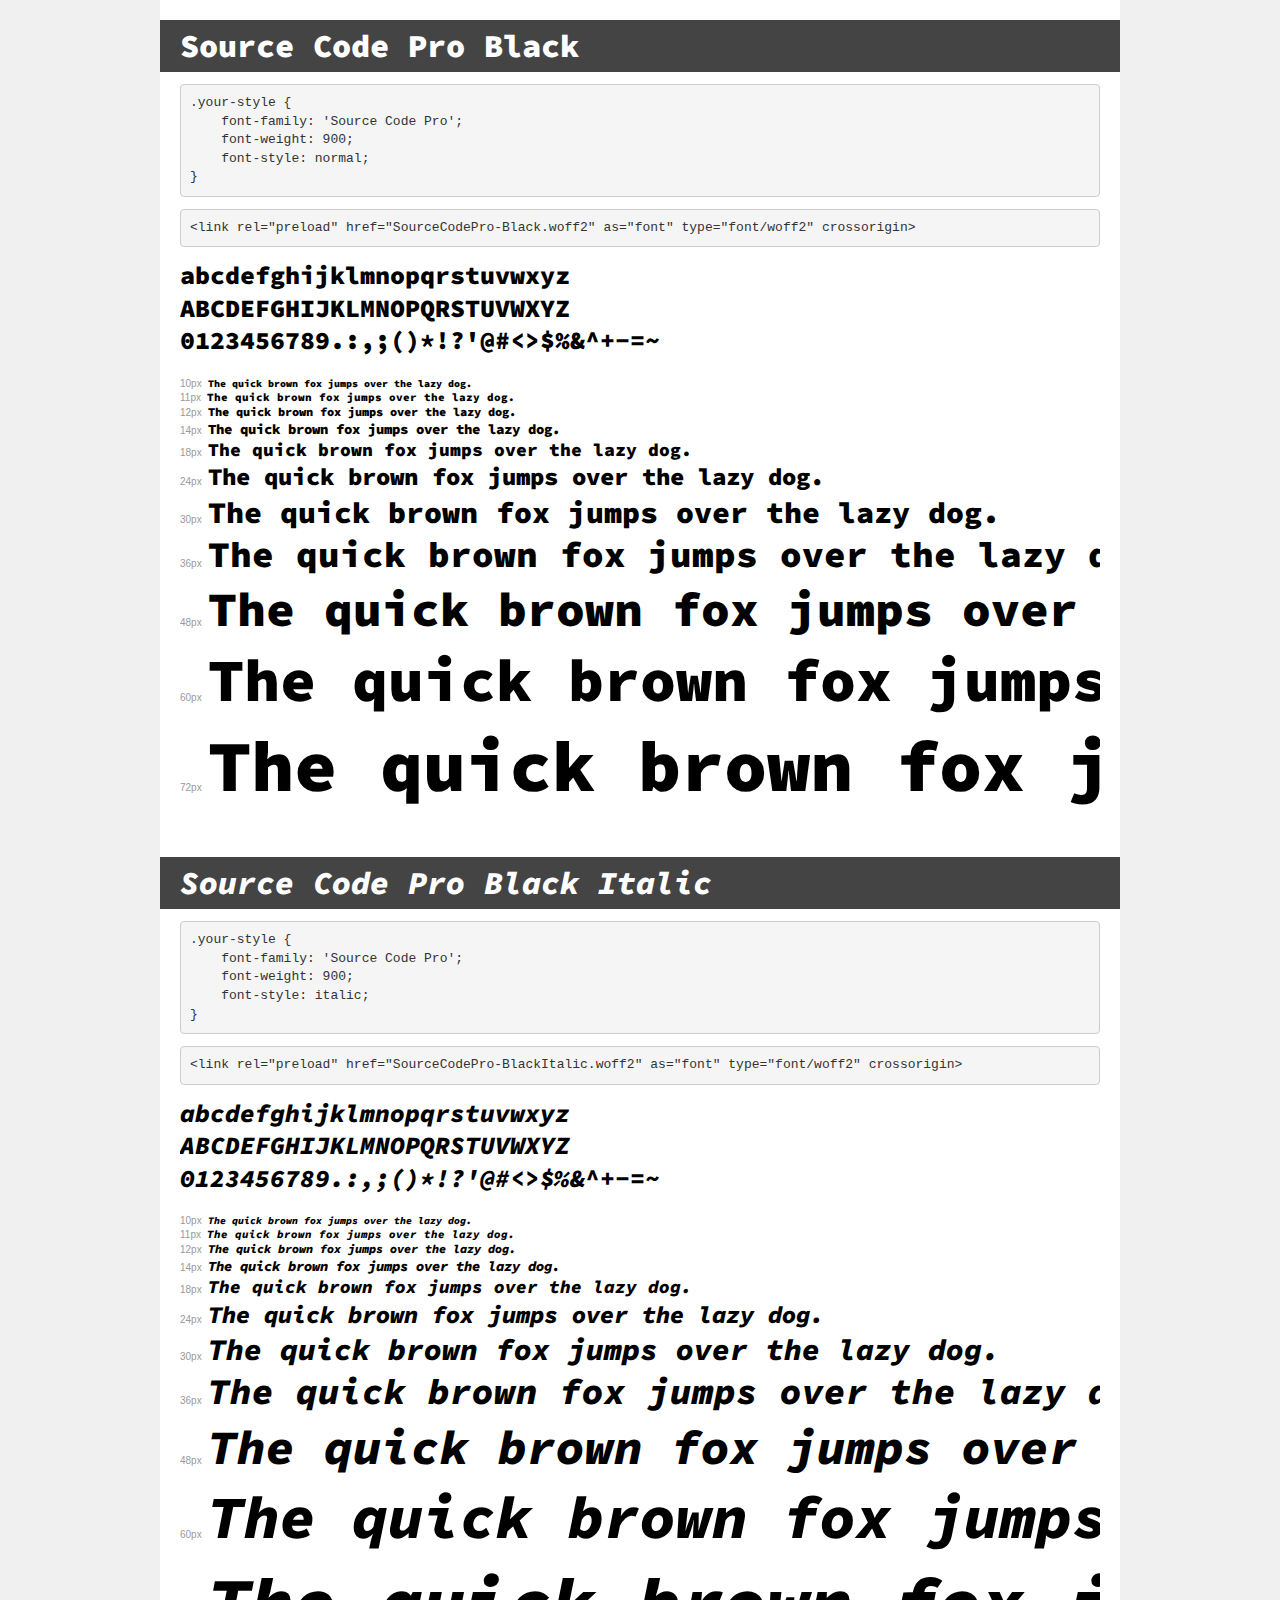
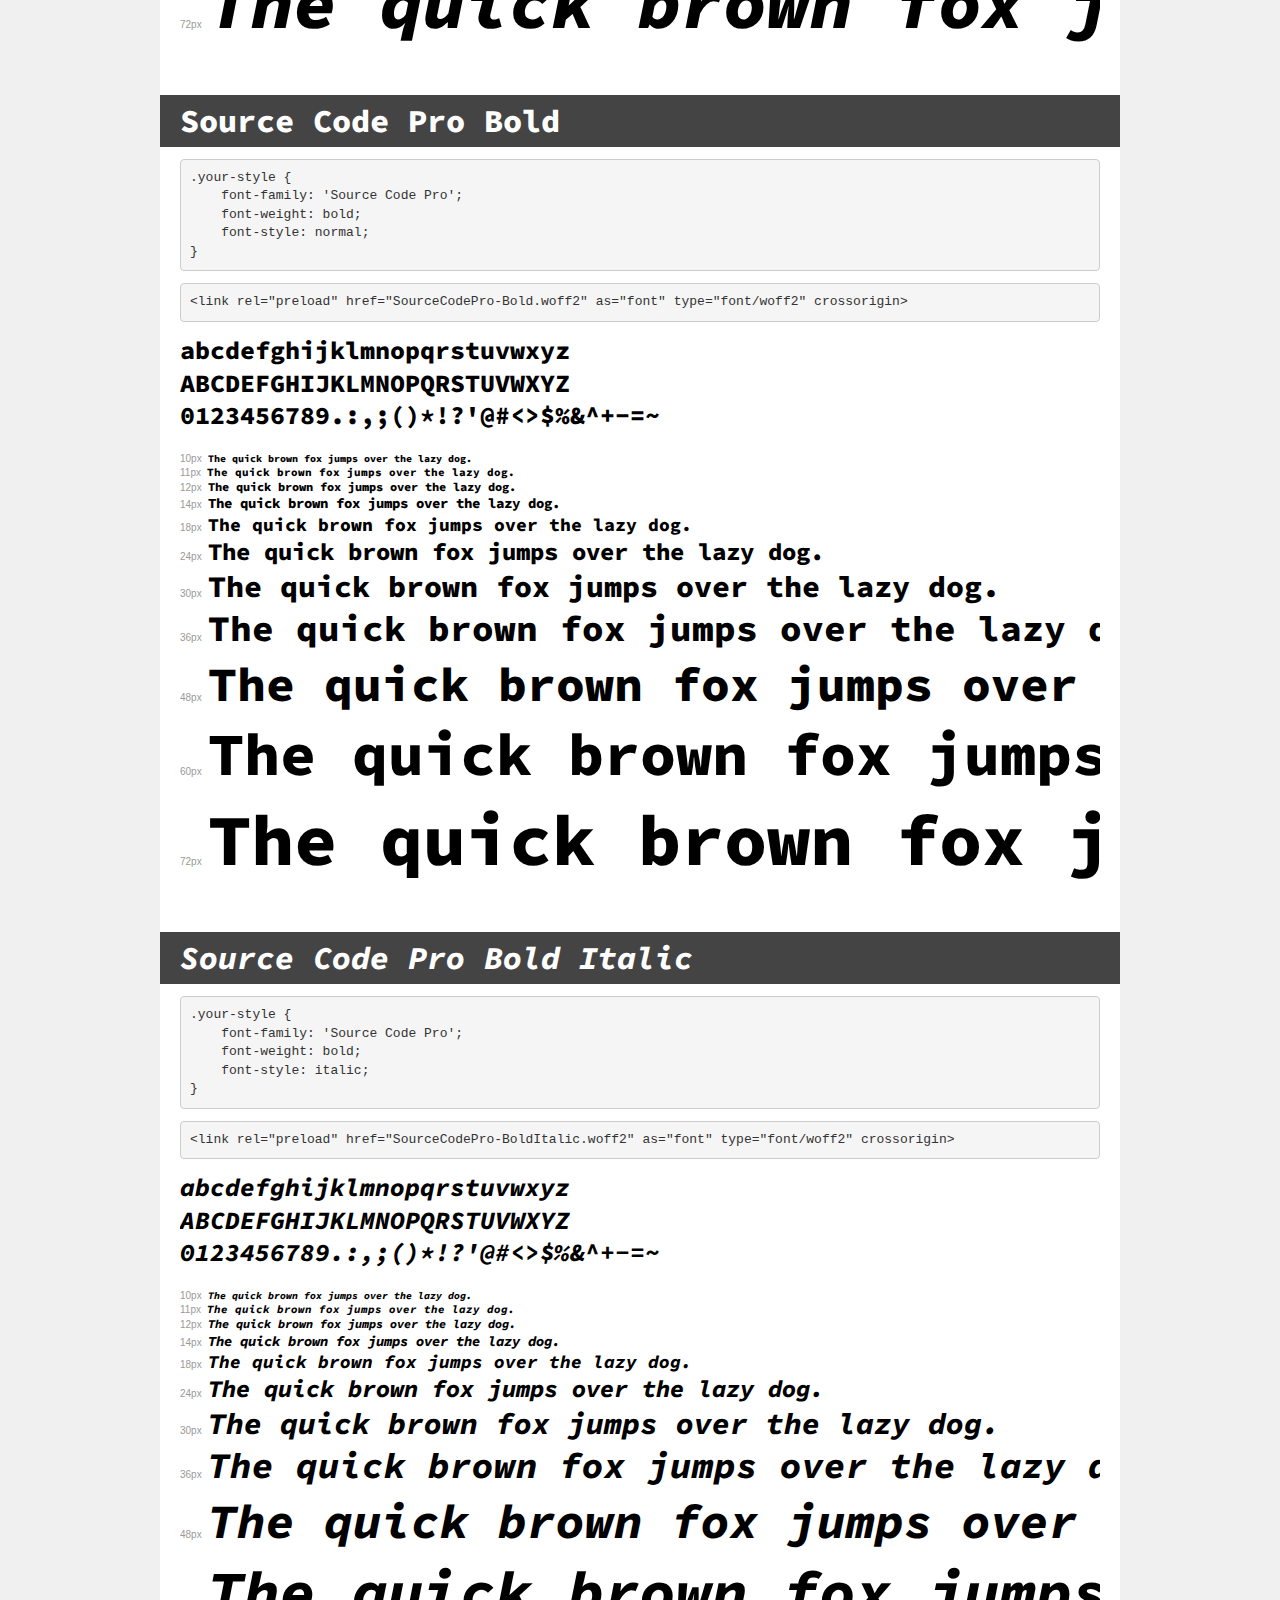
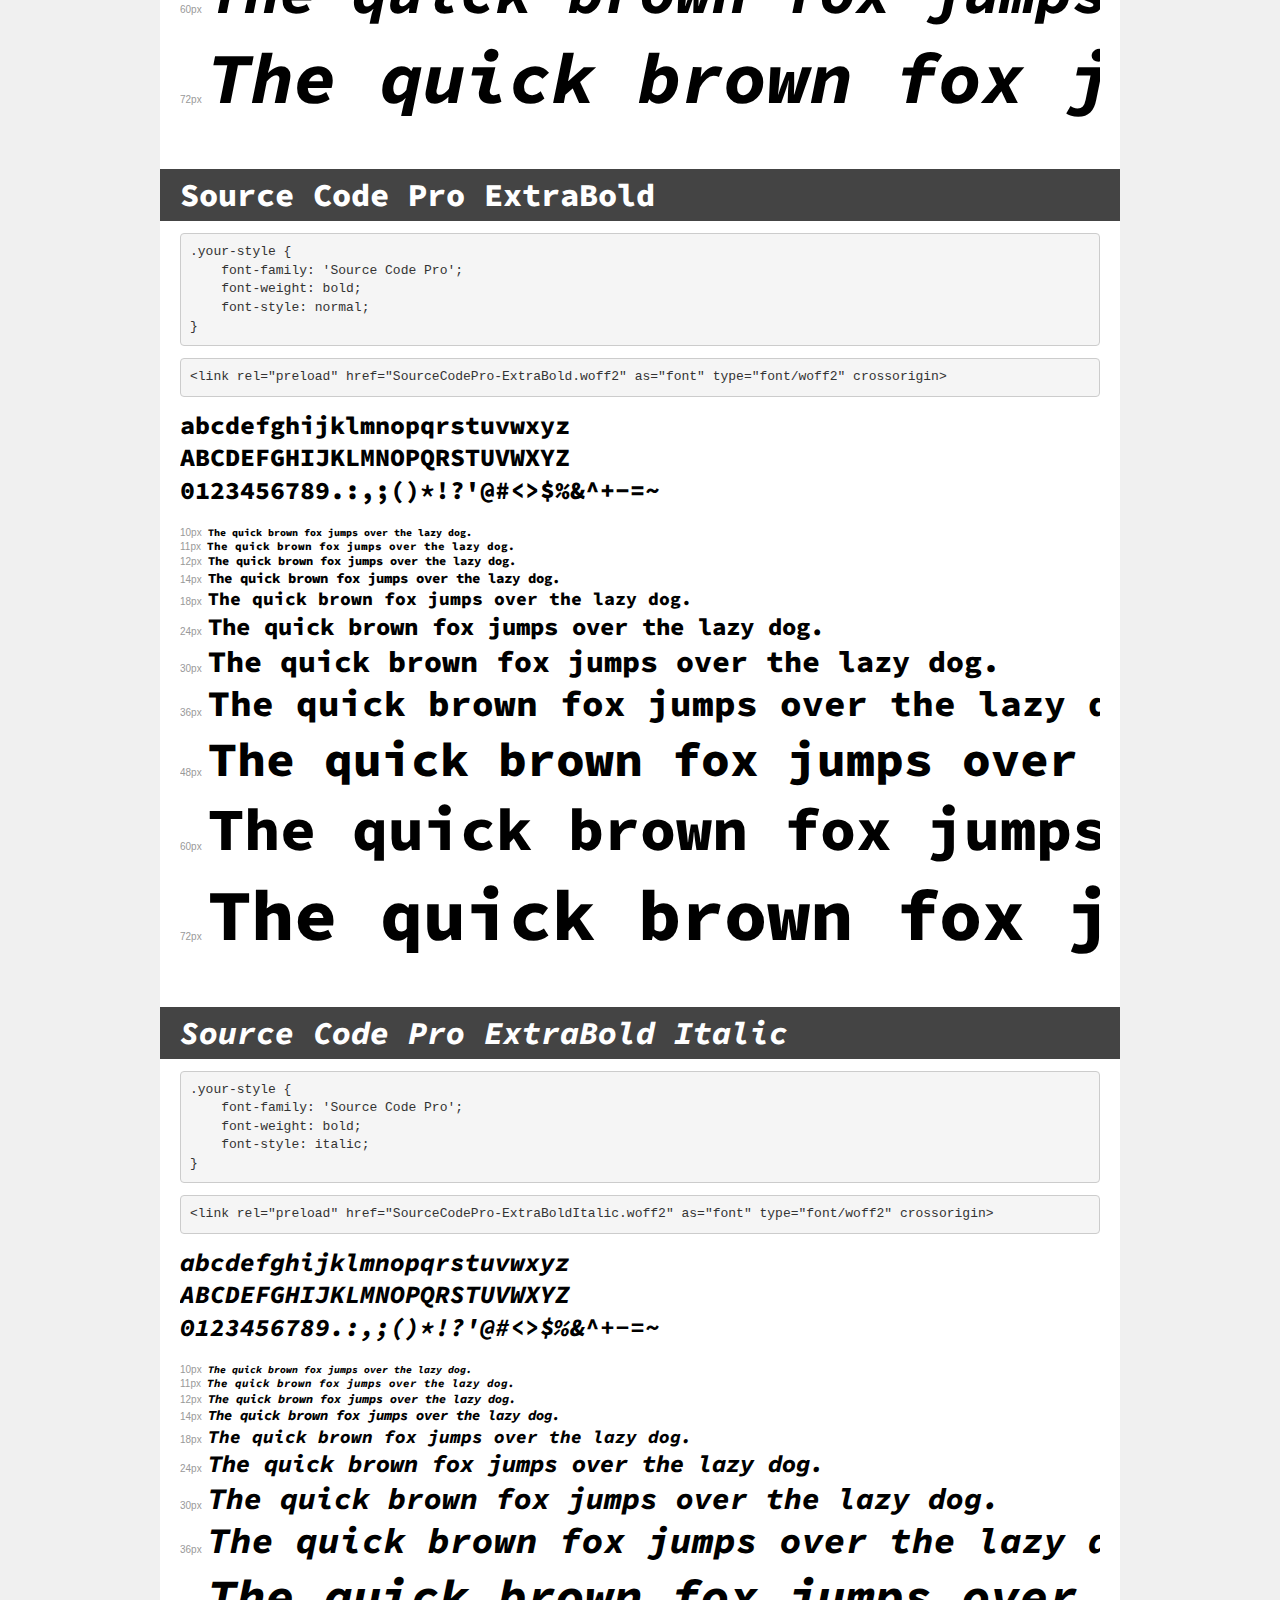
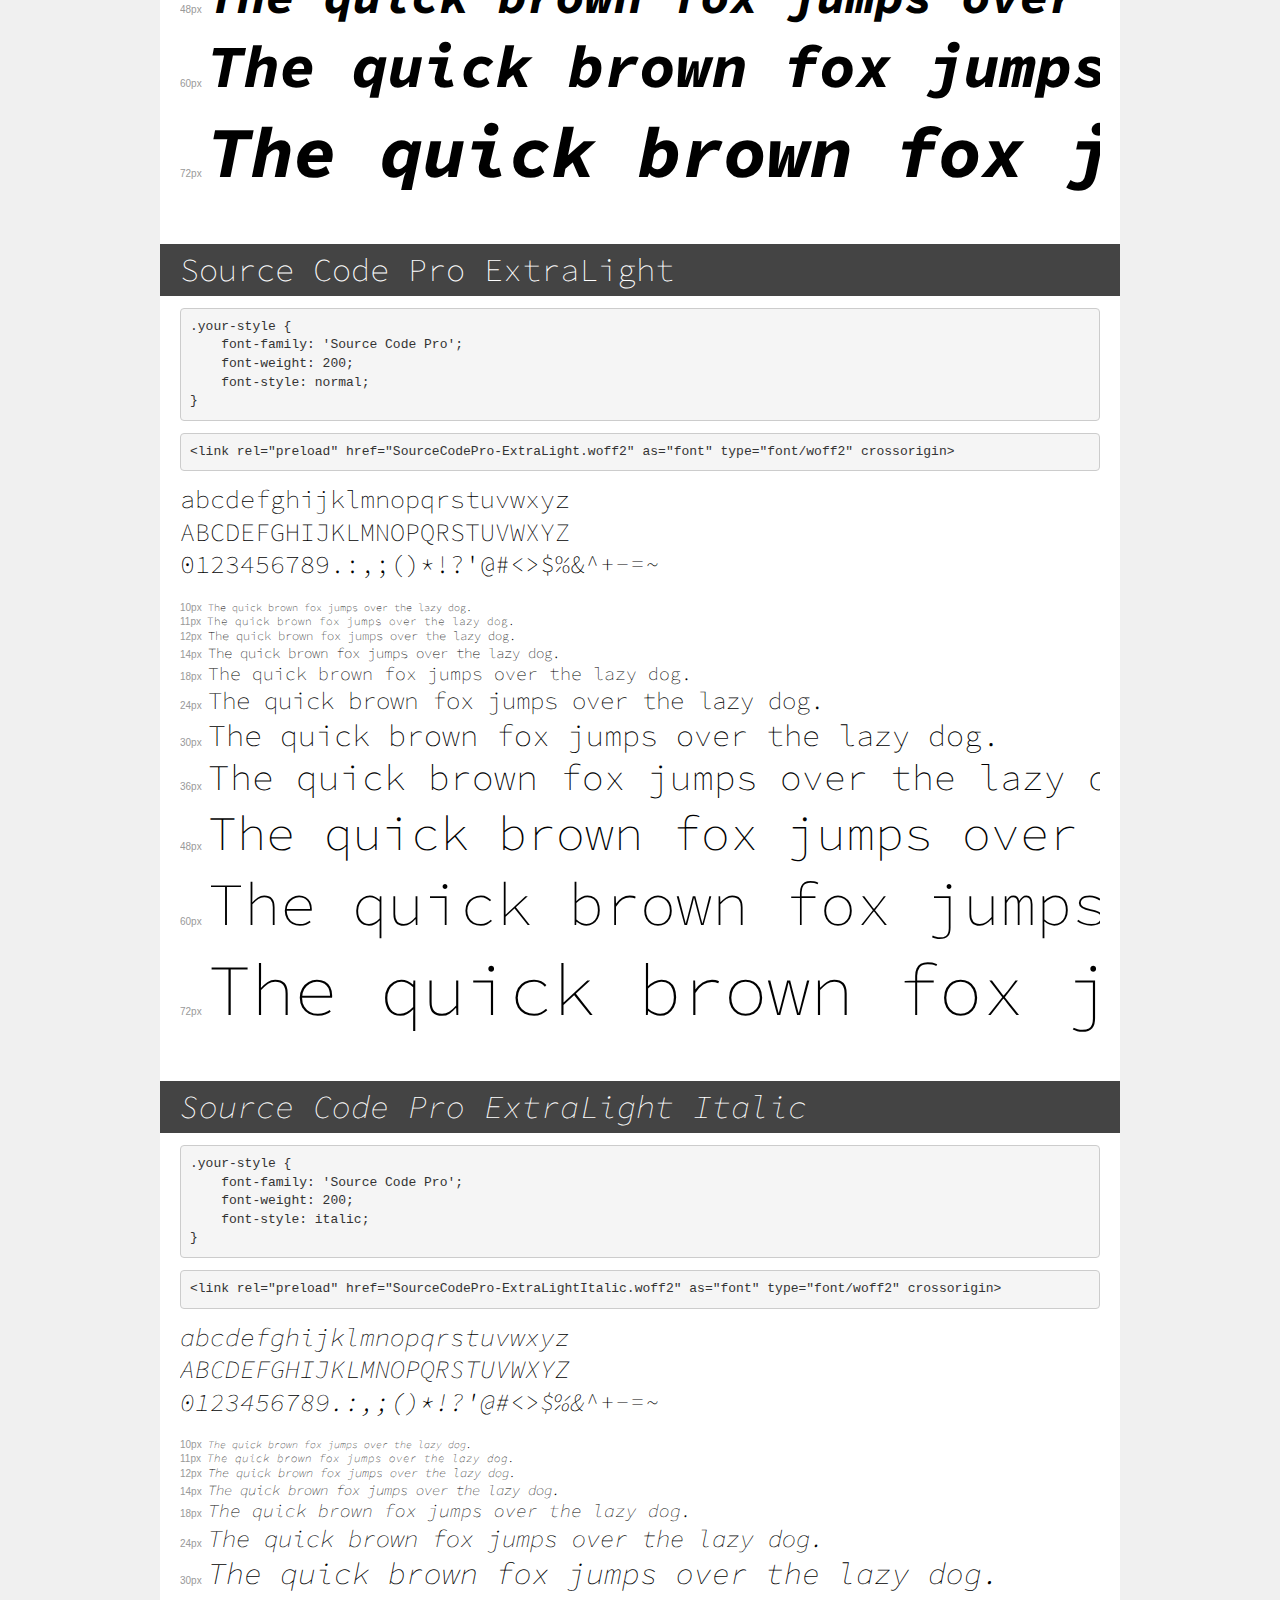
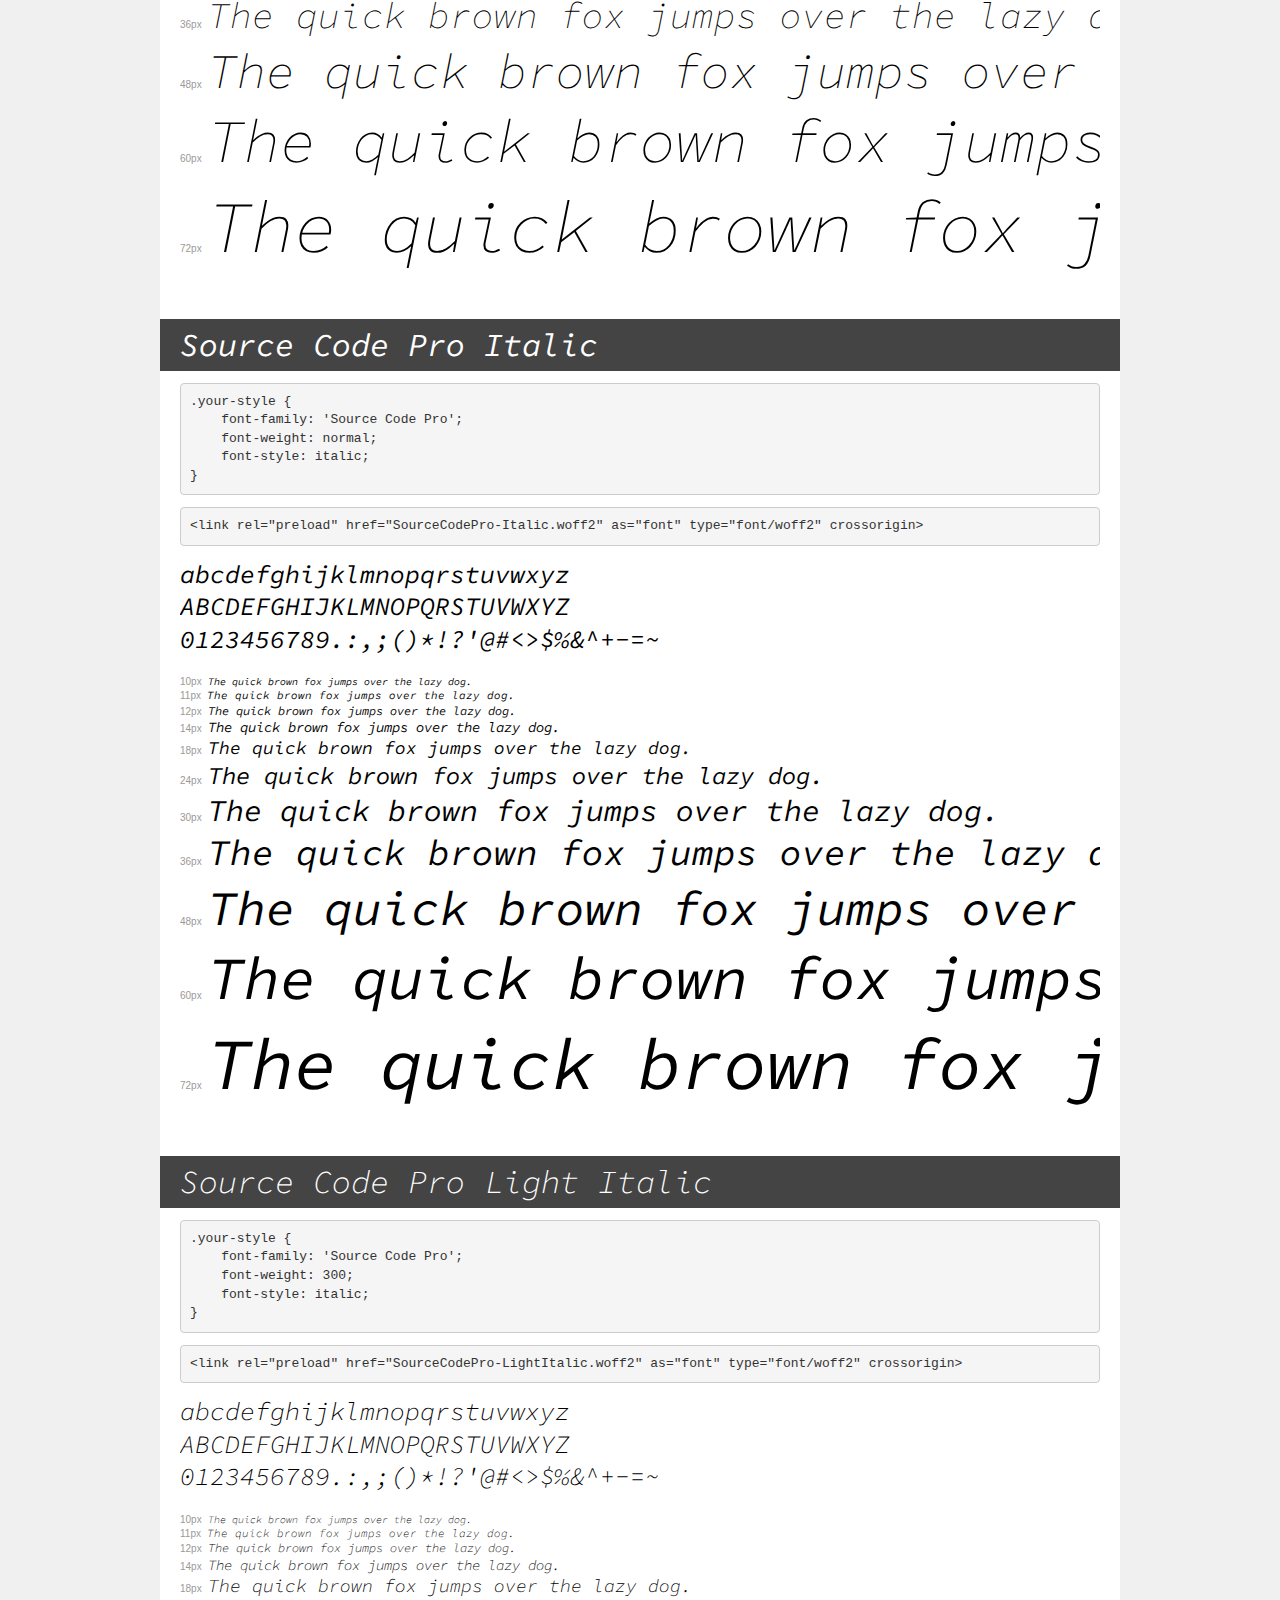
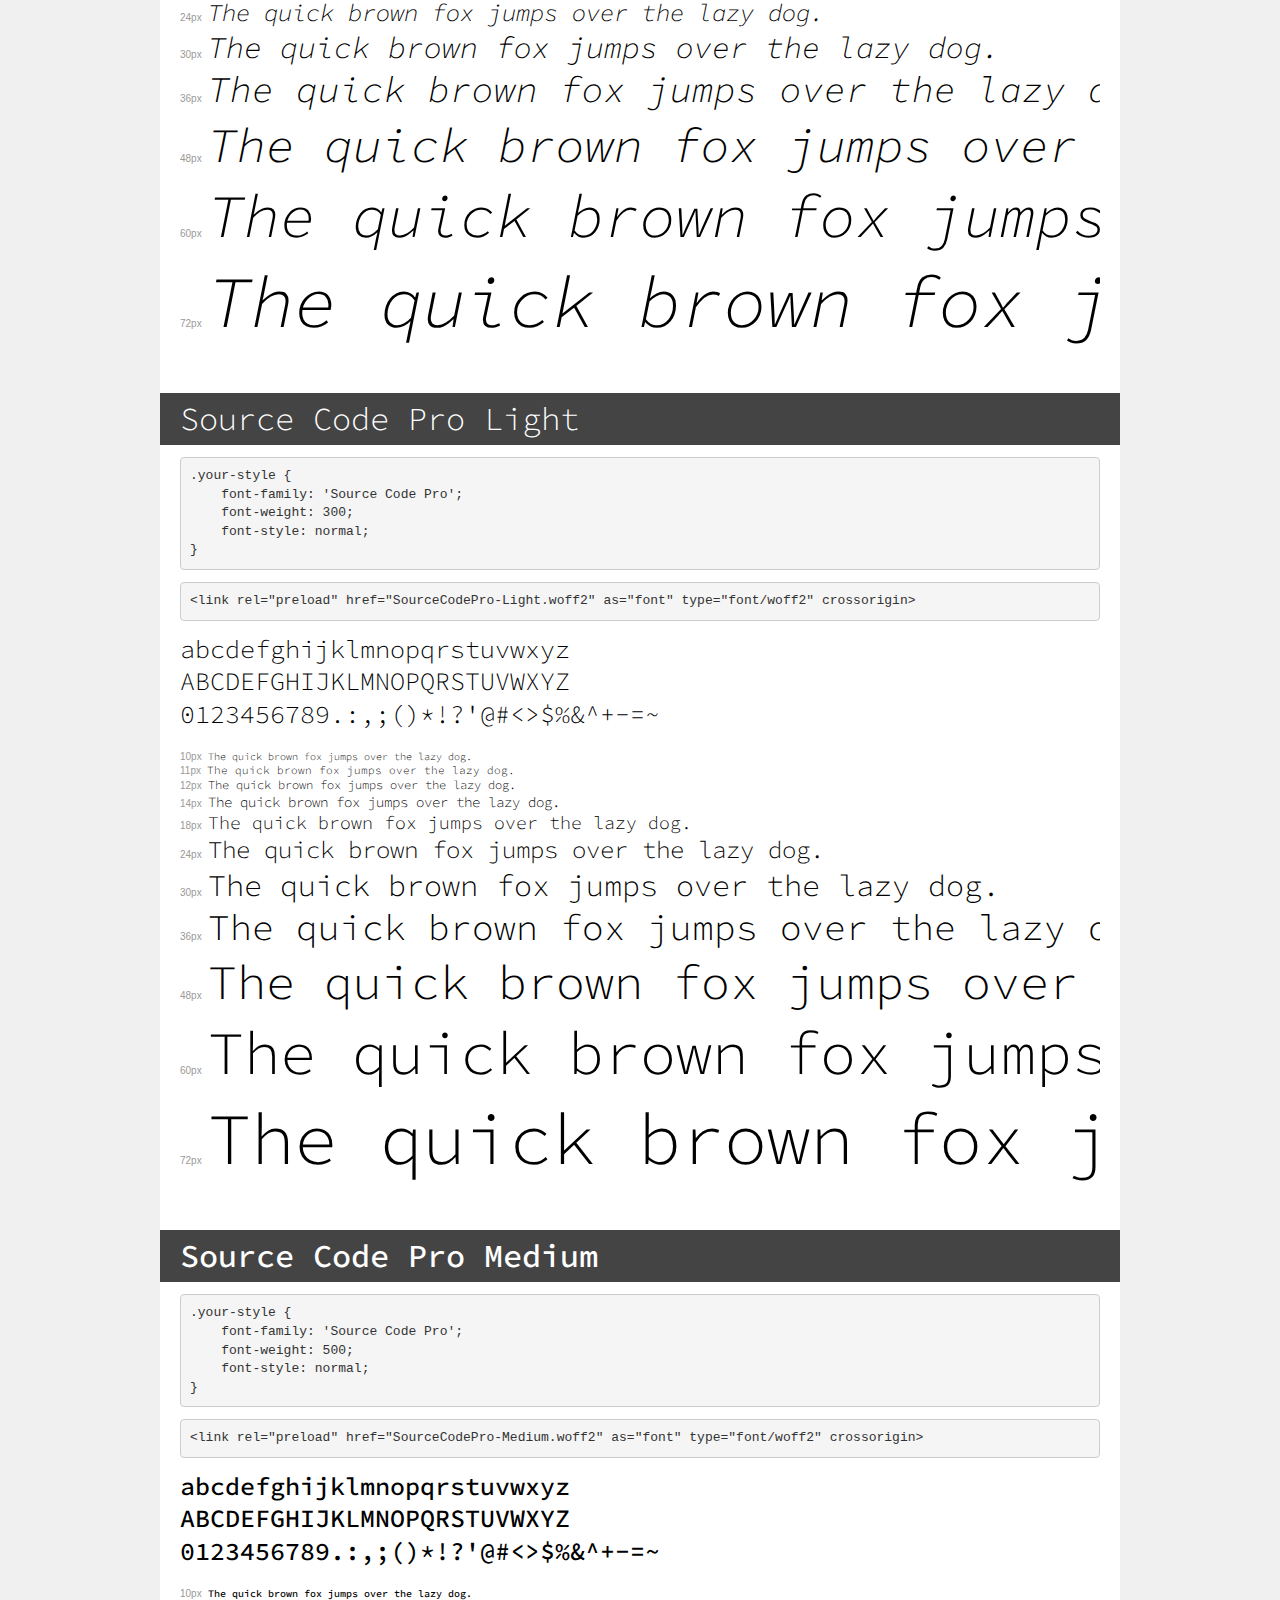
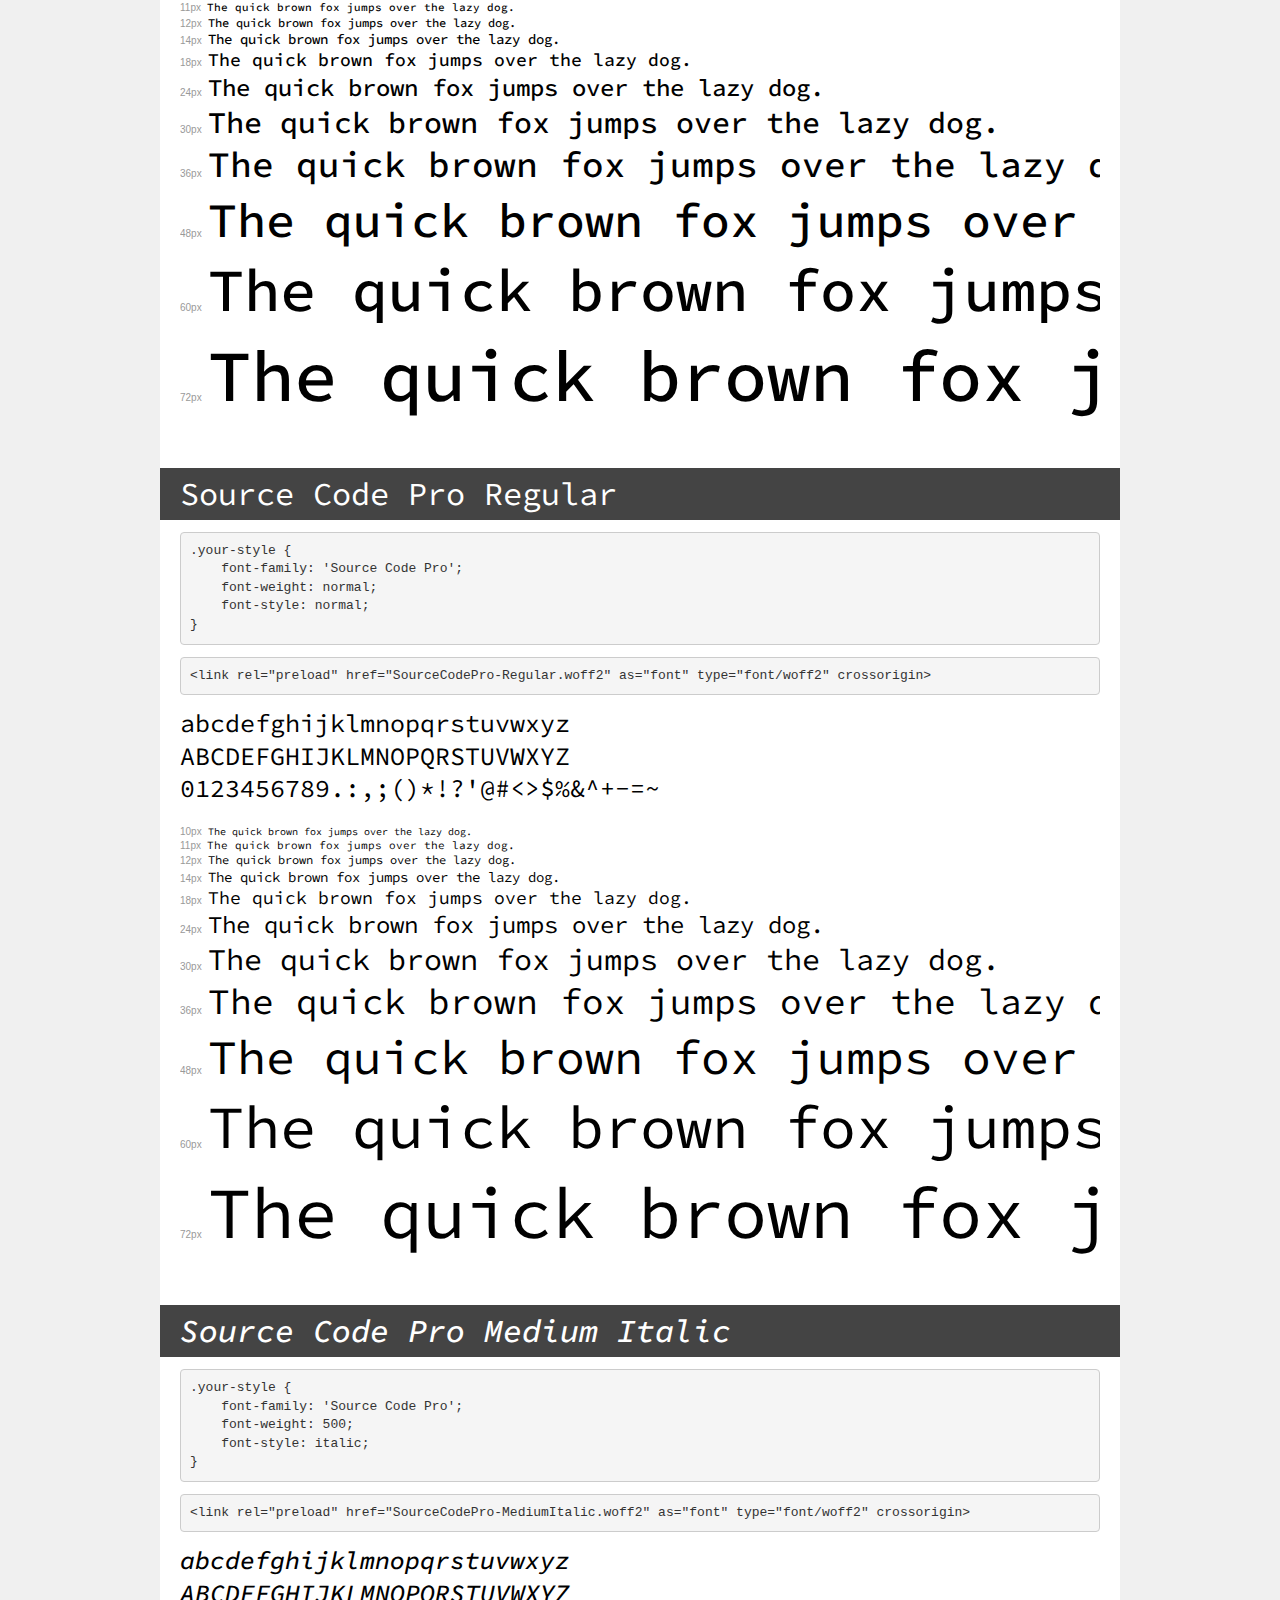
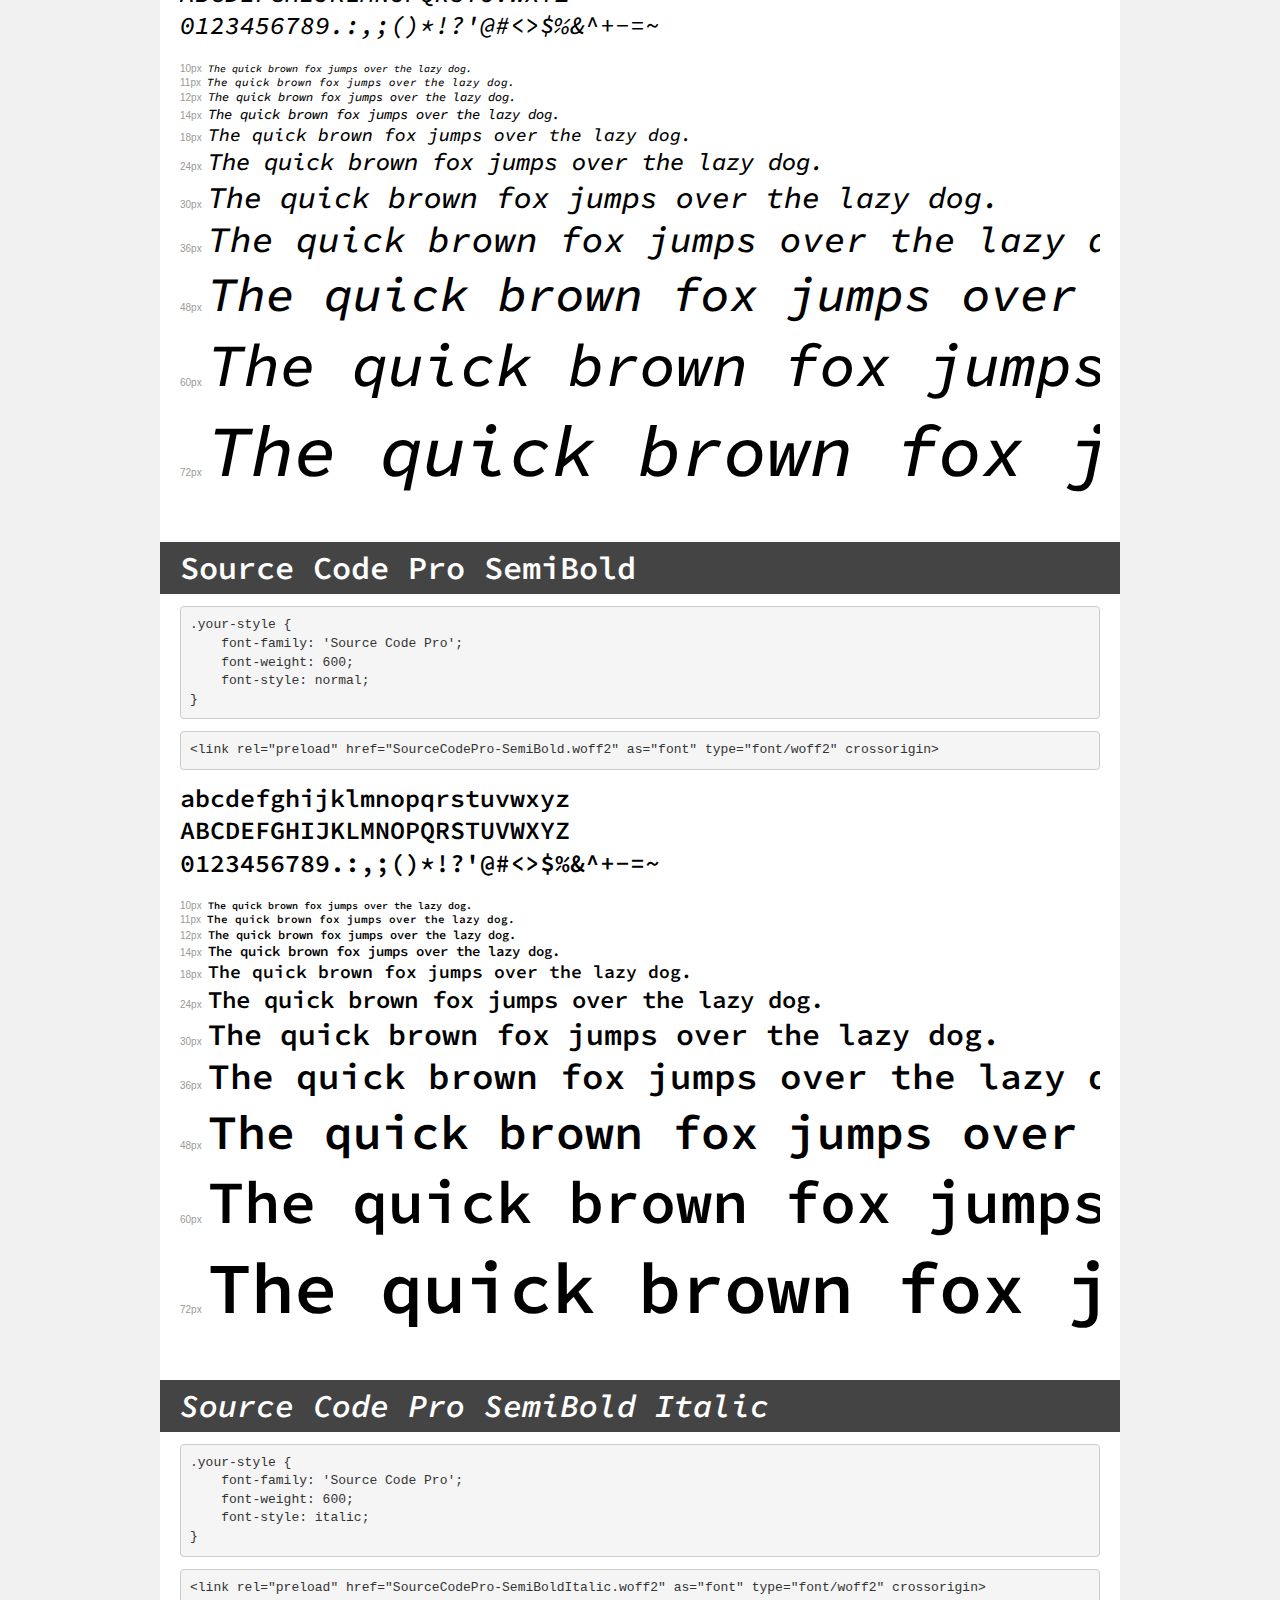
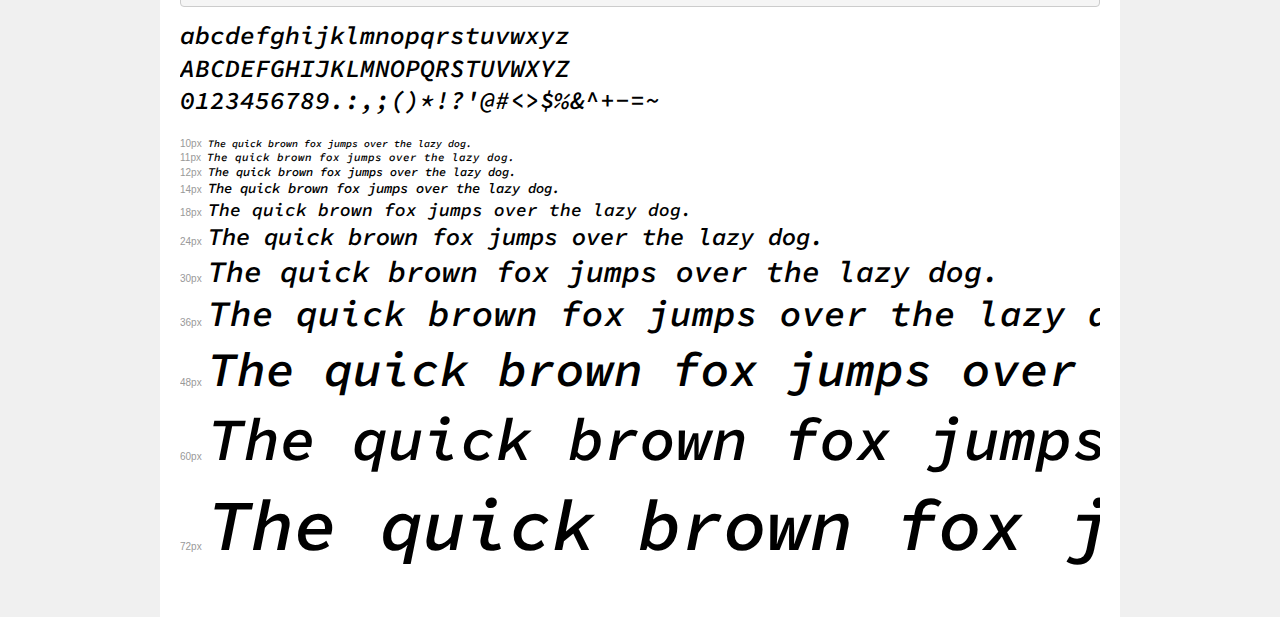
<file: fonts/Source_Code_Pro/demo.html>
<!DOCTYPE html>
<html lang="en">
<head>
    <meta charset="utf-8">
    <meta http-equiv="X-UA-Compatible" content="IE=edge">
    <meta name="viewport" content="width=device-width, initial-scale=1">
    <meta name="robots" content="noindex, noarchive">
    <meta name="format-detection" content="telephone=no">
    <title>Transfonter demo</title>
    <link href="stylesheet.css" rel="stylesheet">
    <style>
        /*
        http://meyerweb.com/eric/tools/css/reset/
        v2.0 | 20110126
        License: none (public domain)
        */
        html, body, div, span, applet, object, iframe,
        h1, h2, h3, h4, h5, h6, p, blockquote, pre,
        a, abbr, acronym, address, big, cite, code,
        del, dfn, em, img, ins, kbd, q, s, samp,
        small, strike, strong, sub, sup, tt, var,
        b, u, i, center,
        dl, dt, dd, ol, ul, li,
        fieldset, form, label, legend,
        table, caption, tbody, tfoot, thead, tr, th, td,
        article, aside, canvas, details, embed,
        figure, figcaption, footer, header, hgroup,
        menu, nav, output, ruby, section, summary,
        time, mark, audio, video {
            margin: 0;
            padding: 0;
            border: 0;
            font-size: 100%;
            font: inherit;
            vertical-align: baseline;
        }
        /* HTML5 display-role reset for older browsers */
        article, aside, details, figcaption, figure,
        footer, header, hgroup, menu, nav, section {
            display: block;
        }
        body {
            line-height: 1;
        }
        ol, ul {
            list-style: none;
        }
        blockquote, q {
            quotes: none;
        }
        blockquote:before, blockquote:after,
        q:before, q:after {
            content: '';
            content: none;
        }
        table {
            border-collapse: collapse;
            border-spacing: 0;
        }
        /* demo styles */
        body {
            background: #f0f0f0;
            color: #000;
        }
        .page {
            background: #fff;
            width: 920px;
            margin: 0 auto;
            padding: 20px 20px 0 20px;
            overflow: hidden;
        }
        .font-container {
            overflow-x: auto;
            overflow-y: hidden;
            margin-bottom: 40px;
            line-height: 1.3;
            white-space: nowrap;
            padding-bottom: 5px;
        }
        h1 {
            position: relative;
            background: #444;
            font-size: 32px;
            color: #fff;
            padding: 10px 20px;
            margin: 0 -20px 12px -20px;
        }
        .letters {
            font-size: 25px;
            margin-bottom: 20px;
        }
        .s10:before {
            content: '10px';
        }
        .s11:before {
            content: '11px';
        }
        .s12:before {
            content: '12px';
        }
        .s14:before {
            content: '14px';
        }
        .s18:before {
            content: '18px';
        }
        .s24:before {
            content: '24px';
        }
        .s30:before {
            content: '30px';
        }
        .s36:before {
            content: '36px';
        }
        .s48:before {
            content: '48px';
        }
        .s60:before {
            content: '60px';
        }
        .s72:before {
            content: '72px';
        }
        .s10:before, .s11:before, .s12:before, .s14:before,
        .s18:before, .s24:before, .s30:before, .s36:before,
        .s48:before, .s60:before, .s72:before {
            font-family: Arial, sans-serif;
            font-size: 10px;
            font-weight: normal;
            font-style: normal;
            color: #999;
            padding-right: 6px;
        }
        pre {
            display: block;
            padding: 9px;
            margin: 0 0 12px;
            font-family: Monaco, Menlo, Consolas, "Courier New", monospace;
            font-size: 13px;
            line-height: 1.428571429;
            color: #333;
            font-weight: normal;
            font-style: normal;
            background-color: #f5f5f5;
            border: 1px solid #ccc;
            overflow-x: auto;
            border-radius: 4px;
        }
        /* responsive */
        @media (max-width: 959px) {
            .page {
                width: auto;
                margin: 0;
            }
        }
    </style>
</head>
<body>
<div class="page">
    <div class="demo">
        <h1 style="font-family: 'Source Code Pro'; font-weight: 900; font-style: normal;">Source Code Pro Black</h1>
        <pre title="Usage">.your-style {
    font-family: 'Source Code Pro';
    font-weight: 900;
    font-style: normal;
}</pre>
        <pre title="Preload (optional)">
&lt;link rel=&quot;preload&quot; href=&quot;SourceCodePro-Black.woff2&quot; as=&quot;font&quot; type=&quot;font/woff2&quot; crossorigin&gt;</pre>
        <div class="font-container" style="font-family: 'Source Code Pro'; font-weight: 900; font-style: normal;">
            <p class="letters">
                abcdefghijklmnopqrstuvwxyz<br>
ABCDEFGHIJKLMNOPQRSTUVWXYZ<br>
                0123456789.:,;()*!?'@#&lt;&gt;$%&^+-=~
            </p>
            <p class="s10" style="font-size: 10px;">The quick brown fox jumps over the lazy dog.</p>
            <p class="s11" style="font-size: 11px;">The quick brown fox jumps over the lazy dog.</p>
            <p class="s12" style="font-size: 12px;">The quick brown fox jumps over the lazy dog.</p>
            <p class="s14" style="font-size: 14px;">The quick brown fox jumps over the lazy dog.</p>
            <p class="s18" style="font-size: 18px;">The quick brown fox jumps over the lazy dog.</p>
            <p class="s24" style="font-size: 24px;">The quick brown fox jumps over the lazy dog.</p>
            <p class="s30" style="font-size: 30px;">The quick brown fox jumps over the lazy dog.</p>
            <p class="s36" style="font-size: 36px;">The quick brown fox jumps over the lazy dog.</p>
            <p class="s48" style="font-size: 48px;">The quick brown fox jumps over the lazy dog.</p>
            <p class="s60" style="font-size: 60px;">The quick brown fox jumps over the lazy dog.</p>
            <p class="s72" style="font-size: 72px;">The quick brown fox jumps over the lazy dog.</p>
        </div>
    </div>

    <div class="demo">
        <h1 style="font-family: 'Source Code Pro'; font-weight: 900; font-style: italic;">Source Code Pro Black Italic</h1>
        <pre title="Usage">.your-style {
    font-family: 'Source Code Pro';
    font-weight: 900;
    font-style: italic;
}</pre>
        <pre title="Preload (optional)">
&lt;link rel=&quot;preload&quot; href=&quot;SourceCodePro-BlackItalic.woff2&quot; as=&quot;font&quot; type=&quot;font/woff2&quot; crossorigin&gt;</pre>
        <div class="font-container" style="font-family: 'Source Code Pro'; font-weight: 900; font-style: italic;">
            <p class="letters">
                abcdefghijklmnopqrstuvwxyz<br>
ABCDEFGHIJKLMNOPQRSTUVWXYZ<br>
                0123456789.:,;()*!?'@#&lt;&gt;$%&^+-=~
            </p>
            <p class="s10" style="font-size: 10px;">The quick brown fox jumps over the lazy dog.</p>
            <p class="s11" style="font-size: 11px;">The quick brown fox jumps over the lazy dog.</p>
            <p class="s12" style="font-size: 12px;">The quick brown fox jumps over the lazy dog.</p>
            <p class="s14" style="font-size: 14px;">The quick brown fox jumps over the lazy dog.</p>
            <p class="s18" style="font-size: 18px;">The quick brown fox jumps over the lazy dog.</p>
            <p class="s24" style="font-size: 24px;">The quick brown fox jumps over the lazy dog.</p>
            <p class="s30" style="font-size: 30px;">The quick brown fox jumps over the lazy dog.</p>
            <p class="s36" style="font-size: 36px;">The quick brown fox jumps over the lazy dog.</p>
            <p class="s48" style="font-size: 48px;">The quick brown fox jumps over the lazy dog.</p>
            <p class="s60" style="font-size: 60px;">The quick brown fox jumps over the lazy dog.</p>
            <p class="s72" style="font-size: 72px;">The quick brown fox jumps over the lazy dog.</p>
        </div>
    </div>

    <div class="demo">
        <h1 style="font-family: 'Source Code Pro'; font-weight: bold; font-style: normal;">Source Code Pro Bold</h1>
        <pre title="Usage">.your-style {
    font-family: 'Source Code Pro';
    font-weight: bold;
    font-style: normal;
}</pre>
        <pre title="Preload (optional)">
&lt;link rel=&quot;preload&quot; href=&quot;SourceCodePro-Bold.woff2&quot; as=&quot;font&quot; type=&quot;font/woff2&quot; crossorigin&gt;</pre>
        <div class="font-container" style="font-family: 'Source Code Pro'; font-weight: bold; font-style: normal;">
            <p class="letters">
                abcdefghijklmnopqrstuvwxyz<br>
ABCDEFGHIJKLMNOPQRSTUVWXYZ<br>
                0123456789.:,;()*!?'@#&lt;&gt;$%&^+-=~
            </p>
            <p class="s10" style="font-size: 10px;">The quick brown fox jumps over the lazy dog.</p>
            <p class="s11" style="font-size: 11px;">The quick brown fox jumps over the lazy dog.</p>
            <p class="s12" style="font-size: 12px;">The quick brown fox jumps over the lazy dog.</p>
            <p class="s14" style="font-size: 14px;">The quick brown fox jumps over the lazy dog.</p>
            <p class="s18" style="font-size: 18px;">The quick brown fox jumps over the lazy dog.</p>
            <p class="s24" style="font-size: 24px;">The quick brown fox jumps over the lazy dog.</p>
            <p class="s30" style="font-size: 30px;">The quick brown fox jumps over the lazy dog.</p>
            <p class="s36" style="font-size: 36px;">The quick brown fox jumps over the lazy dog.</p>
            <p class="s48" style="font-size: 48px;">The quick brown fox jumps over the lazy dog.</p>
            <p class="s60" style="font-size: 60px;">The quick brown fox jumps over the lazy dog.</p>
            <p class="s72" style="font-size: 72px;">The quick brown fox jumps over the lazy dog.</p>
        </div>
    </div>

    <div class="demo">
        <h1 style="font-family: 'Source Code Pro'; font-weight: bold; font-style: italic;">Source Code Pro Bold Italic</h1>
        <pre title="Usage">.your-style {
    font-family: 'Source Code Pro';
    font-weight: bold;
    font-style: italic;
}</pre>
        <pre title="Preload (optional)">
&lt;link rel=&quot;preload&quot; href=&quot;SourceCodePro-BoldItalic.woff2&quot; as=&quot;font&quot; type=&quot;font/woff2&quot; crossorigin&gt;</pre>
        <div class="font-container" style="font-family: 'Source Code Pro'; font-weight: bold; font-style: italic;">
            <p class="letters">
                abcdefghijklmnopqrstuvwxyz<br>
ABCDEFGHIJKLMNOPQRSTUVWXYZ<br>
                0123456789.:,;()*!?'@#&lt;&gt;$%&^+-=~
            </p>
            <p class="s10" style="font-size: 10px;">The quick brown fox jumps over the lazy dog.</p>
            <p class="s11" style="font-size: 11px;">The quick brown fox jumps over the lazy dog.</p>
            <p class="s12" style="font-size: 12px;">The quick brown fox jumps over the lazy dog.</p>
            <p class="s14" style="font-size: 14px;">The quick brown fox jumps over the lazy dog.</p>
            <p class="s18" style="font-size: 18px;">The quick brown fox jumps over the lazy dog.</p>
            <p class="s24" style="font-size: 24px;">The quick brown fox jumps over the lazy dog.</p>
            <p class="s30" style="font-size: 30px;">The quick brown fox jumps over the lazy dog.</p>
            <p class="s36" style="font-size: 36px;">The quick brown fox jumps over the lazy dog.</p>
            <p class="s48" style="font-size: 48px;">The quick brown fox jumps over the lazy dog.</p>
            <p class="s60" style="font-size: 60px;">The quick brown fox jumps over the lazy dog.</p>
            <p class="s72" style="font-size: 72px;">The quick brown fox jumps over the lazy dog.</p>
        </div>
    </div>

    <div class="demo">
        <h1 style="font-family: 'Source Code Pro'; font-weight: bold; font-style: normal;">Source Code Pro ExtraBold</h1>
        <pre title="Usage">.your-style {
    font-family: 'Source Code Pro';
    font-weight: bold;
    font-style: normal;
}</pre>
        <pre title="Preload (optional)">
&lt;link rel=&quot;preload&quot; href=&quot;SourceCodePro-ExtraBold.woff2&quot; as=&quot;font&quot; type=&quot;font/woff2&quot; crossorigin&gt;</pre>
        <div class="font-container" style="font-family: 'Source Code Pro'; font-weight: bold; font-style: normal;">
            <p class="letters">
                abcdefghijklmnopqrstuvwxyz<br>
ABCDEFGHIJKLMNOPQRSTUVWXYZ<br>
                0123456789.:,;()*!?'@#&lt;&gt;$%&^+-=~
            </p>
            <p class="s10" style="font-size: 10px;">The quick brown fox jumps over the lazy dog.</p>
            <p class="s11" style="font-size: 11px;">The quick brown fox jumps over the lazy dog.</p>
            <p class="s12" style="font-size: 12px;">The quick brown fox jumps over the lazy dog.</p>
            <p class="s14" style="font-size: 14px;">The quick brown fox jumps over the lazy dog.</p>
            <p class="s18" style="font-size: 18px;">The quick brown fox jumps over the lazy dog.</p>
            <p class="s24" style="font-size: 24px;">The quick brown fox jumps over the lazy dog.</p>
            <p class="s30" style="font-size: 30px;">The quick brown fox jumps over the lazy dog.</p>
            <p class="s36" style="font-size: 36px;">The quick brown fox jumps over the lazy dog.</p>
            <p class="s48" style="font-size: 48px;">The quick brown fox jumps over the lazy dog.</p>
            <p class="s60" style="font-size: 60px;">The quick brown fox jumps over the lazy dog.</p>
            <p class="s72" style="font-size: 72px;">The quick brown fox jumps over the lazy dog.</p>
        </div>
    </div>

    <div class="demo">
        <h1 style="font-family: 'Source Code Pro'; font-weight: bold; font-style: italic;">Source Code Pro ExtraBold Italic</h1>
        <pre title="Usage">.your-style {
    font-family: 'Source Code Pro';
    font-weight: bold;
    font-style: italic;
}</pre>
        <pre title="Preload (optional)">
&lt;link rel=&quot;preload&quot; href=&quot;SourceCodePro-ExtraBoldItalic.woff2&quot; as=&quot;font&quot; type=&quot;font/woff2&quot; crossorigin&gt;</pre>
        <div class="font-container" style="font-family: 'Source Code Pro'; font-weight: bold; font-style: italic;">
            <p class="letters">
                abcdefghijklmnopqrstuvwxyz<br>
ABCDEFGHIJKLMNOPQRSTUVWXYZ<br>
                0123456789.:,;()*!?'@#&lt;&gt;$%&^+-=~
            </p>
            <p class="s10" style="font-size: 10px;">The quick brown fox jumps over the lazy dog.</p>
            <p class="s11" style="font-size: 11px;">The quick brown fox jumps over the lazy dog.</p>
            <p class="s12" style="font-size: 12px;">The quick brown fox jumps over the lazy dog.</p>
            <p class="s14" style="font-size: 14px;">The quick brown fox jumps over the lazy dog.</p>
            <p class="s18" style="font-size: 18px;">The quick brown fox jumps over the lazy dog.</p>
            <p class="s24" style="font-size: 24px;">The quick brown fox jumps over the lazy dog.</p>
            <p class="s30" style="font-size: 30px;">The quick brown fox jumps over the lazy dog.</p>
            <p class="s36" style="font-size: 36px;">The quick brown fox jumps over the lazy dog.</p>
            <p class="s48" style="font-size: 48px;">The quick brown fox jumps over the lazy dog.</p>
            <p class="s60" style="font-size: 60px;">The quick brown fox jumps over the lazy dog.</p>
            <p class="s72" style="font-size: 72px;">The quick brown fox jumps over the lazy dog.</p>
        </div>
    </div>

    <div class="demo">
        <h1 style="font-family: 'Source Code Pro'; font-weight: 200; font-style: normal;">Source Code Pro ExtraLight</h1>
        <pre title="Usage">.your-style {
    font-family: 'Source Code Pro';
    font-weight: 200;
    font-style: normal;
}</pre>
        <pre title="Preload (optional)">
&lt;link rel=&quot;preload&quot; href=&quot;SourceCodePro-ExtraLight.woff2&quot; as=&quot;font&quot; type=&quot;font/woff2&quot; crossorigin&gt;</pre>
        <div class="font-container" style="font-family: 'Source Code Pro'; font-weight: 200; font-style: normal;">
            <p class="letters">
                abcdefghijklmnopqrstuvwxyz<br>
ABCDEFGHIJKLMNOPQRSTUVWXYZ<br>
                0123456789.:,;()*!?'@#&lt;&gt;$%&^+-=~
            </p>
            <p class="s10" style="font-size: 10px;">The quick brown fox jumps over the lazy dog.</p>
            <p class="s11" style="font-size: 11px;">The quick brown fox jumps over the lazy dog.</p>
            <p class="s12" style="font-size: 12px;">The quick brown fox jumps over the lazy dog.</p>
            <p class="s14" style="font-size: 14px;">The quick brown fox jumps over the lazy dog.</p>
            <p class="s18" style="font-size: 18px;">The quick brown fox jumps over the lazy dog.</p>
            <p class="s24" style="font-size: 24px;">The quick brown fox jumps over the lazy dog.</p>
            <p class="s30" style="font-size: 30px;">The quick brown fox jumps over the lazy dog.</p>
            <p class="s36" style="font-size: 36px;">The quick brown fox jumps over the lazy dog.</p>
            <p class="s48" style="font-size: 48px;">The quick brown fox jumps over the lazy dog.</p>
            <p class="s60" style="font-size: 60px;">The quick brown fox jumps over the lazy dog.</p>
            <p class="s72" style="font-size: 72px;">The quick brown fox jumps over the lazy dog.</p>
        </div>
    </div>

    <div class="demo">
        <h1 style="font-family: 'Source Code Pro'; font-weight: 200; font-style: italic;">Source Code Pro ExtraLight Italic</h1>
        <pre title="Usage">.your-style {
    font-family: 'Source Code Pro';
    font-weight: 200;
    font-style: italic;
}</pre>
        <pre title="Preload (optional)">
&lt;link rel=&quot;preload&quot; href=&quot;SourceCodePro-ExtraLightItalic.woff2&quot; as=&quot;font&quot; type=&quot;font/woff2&quot; crossorigin&gt;</pre>
        <div class="font-container" style="font-family: 'Source Code Pro'; font-weight: 200; font-style: italic;">
            <p class="letters">
                abcdefghijklmnopqrstuvwxyz<br>
ABCDEFGHIJKLMNOPQRSTUVWXYZ<br>
                0123456789.:,;()*!?'@#&lt;&gt;$%&^+-=~
            </p>
            <p class="s10" style="font-size: 10px;">The quick brown fox jumps over the lazy dog.</p>
            <p class="s11" style="font-size: 11px;">The quick brown fox jumps over the lazy dog.</p>
            <p class="s12" style="font-size: 12px;">The quick brown fox jumps over the lazy dog.</p>
            <p class="s14" style="font-size: 14px;">The quick brown fox jumps over the lazy dog.</p>
            <p class="s18" style="font-size: 18px;">The quick brown fox jumps over the lazy dog.</p>
            <p class="s24" style="font-size: 24px;">The quick brown fox jumps over the lazy dog.</p>
            <p class="s30" style="font-size: 30px;">The quick brown fox jumps over the lazy dog.</p>
            <p class="s36" style="font-size: 36px;">The quick brown fox jumps over the lazy dog.</p>
            <p class="s48" style="font-size: 48px;">The quick brown fox jumps over the lazy dog.</p>
            <p class="s60" style="font-size: 60px;">The quick brown fox jumps over the lazy dog.</p>
            <p class="s72" style="font-size: 72px;">The quick brown fox jumps over the lazy dog.</p>
        </div>
    </div>

    <div class="demo">
        <h1 style="font-family: 'Source Code Pro'; font-weight: normal; font-style: italic;">Source Code Pro Italic</h1>
        <pre title="Usage">.your-style {
    font-family: 'Source Code Pro';
    font-weight: normal;
    font-style: italic;
}</pre>
        <pre title="Preload (optional)">
&lt;link rel=&quot;preload&quot; href=&quot;SourceCodePro-Italic.woff2&quot; as=&quot;font&quot; type=&quot;font/woff2&quot; crossorigin&gt;</pre>
        <div class="font-container" style="font-family: 'Source Code Pro'; font-weight: normal; font-style: italic;">
            <p class="letters">
                abcdefghijklmnopqrstuvwxyz<br>
ABCDEFGHIJKLMNOPQRSTUVWXYZ<br>
                0123456789.:,;()*!?'@#&lt;&gt;$%&^+-=~
            </p>
            <p class="s10" style="font-size: 10px;">The quick brown fox jumps over the lazy dog.</p>
            <p class="s11" style="font-size: 11px;">The quick brown fox jumps over the lazy dog.</p>
            <p class="s12" style="font-size: 12px;">The quick brown fox jumps over the lazy dog.</p>
            <p class="s14" style="font-size: 14px;">The quick brown fox jumps over the lazy dog.</p>
            <p class="s18" style="font-size: 18px;">The quick brown fox jumps over the lazy dog.</p>
            <p class="s24" style="font-size: 24px;">The quick brown fox jumps over the lazy dog.</p>
            <p class="s30" style="font-size: 30px;">The quick brown fox jumps over the lazy dog.</p>
            <p class="s36" style="font-size: 36px;">The quick brown fox jumps over the lazy dog.</p>
            <p class="s48" style="font-size: 48px;">The quick brown fox jumps over the lazy dog.</p>
            <p class="s60" style="font-size: 60px;">The quick brown fox jumps over the lazy dog.</p>
            <p class="s72" style="font-size: 72px;">The quick brown fox jumps over the lazy dog.</p>
        </div>
    </div>

    <div class="demo">
        <h1 style="font-family: 'Source Code Pro'; font-weight: 300; font-style: italic;">Source Code Pro Light Italic</h1>
        <pre title="Usage">.your-style {
    font-family: 'Source Code Pro';
    font-weight: 300;
    font-style: italic;
}</pre>
        <pre title="Preload (optional)">
&lt;link rel=&quot;preload&quot; href=&quot;SourceCodePro-LightItalic.woff2&quot; as=&quot;font&quot; type=&quot;font/woff2&quot; crossorigin&gt;</pre>
        <div class="font-container" style="font-family: 'Source Code Pro'; font-weight: 300; font-style: italic;">
            <p class="letters">
                abcdefghijklmnopqrstuvwxyz<br>
ABCDEFGHIJKLMNOPQRSTUVWXYZ<br>
                0123456789.:,;()*!?'@#&lt;&gt;$%&^+-=~
            </p>
            <p class="s10" style="font-size: 10px;">The quick brown fox jumps over the lazy dog.</p>
            <p class="s11" style="font-size: 11px;">The quick brown fox jumps over the lazy dog.</p>
            <p class="s12" style="font-size: 12px;">The quick brown fox jumps over the lazy dog.</p>
            <p class="s14" style="font-size: 14px;">The quick brown fox jumps over the lazy dog.</p>
            <p class="s18" style="font-size: 18px;">The quick brown fox jumps over the lazy dog.</p>
            <p class="s24" style="font-size: 24px;">The quick brown fox jumps over the lazy dog.</p>
            <p class="s30" style="font-size: 30px;">The quick brown fox jumps over the lazy dog.</p>
            <p class="s36" style="font-size: 36px;">The quick brown fox jumps over the lazy dog.</p>
            <p class="s48" style="font-size: 48px;">The quick brown fox jumps over the lazy dog.</p>
            <p class="s60" style="font-size: 60px;">The quick brown fox jumps over the lazy dog.</p>
            <p class="s72" style="font-size: 72px;">The quick brown fox jumps over the lazy dog.</p>
        </div>
    </div>

    <div class="demo">
        <h1 style="font-family: 'Source Code Pro'; font-weight: 300; font-style: normal;">Source Code Pro Light</h1>
        <pre title="Usage">.your-style {
    font-family: 'Source Code Pro';
    font-weight: 300;
    font-style: normal;
}</pre>
        <pre title="Preload (optional)">
&lt;link rel=&quot;preload&quot; href=&quot;SourceCodePro-Light.woff2&quot; as=&quot;font&quot; type=&quot;font/woff2&quot; crossorigin&gt;</pre>
        <div class="font-container" style="font-family: 'Source Code Pro'; font-weight: 300; font-style: normal;">
            <p class="letters">
                abcdefghijklmnopqrstuvwxyz<br>
ABCDEFGHIJKLMNOPQRSTUVWXYZ<br>
                0123456789.:,;()*!?'@#&lt;&gt;$%&^+-=~
            </p>
            <p class="s10" style="font-size: 10px;">The quick brown fox jumps over the lazy dog.</p>
            <p class="s11" style="font-size: 11px;">The quick brown fox jumps over the lazy dog.</p>
            <p class="s12" style="font-size: 12px;">The quick brown fox jumps over the lazy dog.</p>
            <p class="s14" style="font-size: 14px;">The quick brown fox jumps over the lazy dog.</p>
            <p class="s18" style="font-size: 18px;">The quick brown fox jumps over the lazy dog.</p>
            <p class="s24" style="font-size: 24px;">The quick brown fox jumps over the lazy dog.</p>
            <p class="s30" style="font-size: 30px;">The quick brown fox jumps over the lazy dog.</p>
            <p class="s36" style="font-size: 36px;">The quick brown fox jumps over the lazy dog.</p>
            <p class="s48" style="font-size: 48px;">The quick brown fox jumps over the lazy dog.</p>
            <p class="s60" style="font-size: 60px;">The quick brown fox jumps over the lazy dog.</p>
            <p class="s72" style="font-size: 72px;">The quick brown fox jumps over the lazy dog.</p>
        </div>
    </div>

    <div class="demo">
        <h1 style="font-family: 'Source Code Pro'; font-weight: 500; font-style: normal;">Source Code Pro Medium</h1>
        <pre title="Usage">.your-style {
    font-family: 'Source Code Pro';
    font-weight: 500;
    font-style: normal;
}</pre>
        <pre title="Preload (optional)">
&lt;link rel=&quot;preload&quot; href=&quot;SourceCodePro-Medium.woff2&quot; as=&quot;font&quot; type=&quot;font/woff2&quot; crossorigin&gt;</pre>
        <div class="font-container" style="font-family: 'Source Code Pro'; font-weight: 500; font-style: normal;">
            <p class="letters">
                abcdefghijklmnopqrstuvwxyz<br>
ABCDEFGHIJKLMNOPQRSTUVWXYZ<br>
                0123456789.:,;()*!?'@#&lt;&gt;$%&^+-=~
            </p>
            <p class="s10" style="font-size: 10px;">The quick brown fox jumps over the lazy dog.</p>
            <p class="s11" style="font-size: 11px;">The quick brown fox jumps over the lazy dog.</p>
            <p class="s12" style="font-size: 12px;">The quick brown fox jumps over the lazy dog.</p>
            <p class="s14" style="font-size: 14px;">The quick brown fox jumps over the lazy dog.</p>
            <p class="s18" style="font-size: 18px;">The quick brown fox jumps over the lazy dog.</p>
            <p class="s24" style="font-size: 24px;">The quick brown fox jumps over the lazy dog.</p>
            <p class="s30" style="font-size: 30px;">The quick brown fox jumps over the lazy dog.</p>
            <p class="s36" style="font-size: 36px;">The quick brown fox jumps over the lazy dog.</p>
            <p class="s48" style="font-size: 48px;">The quick brown fox jumps over the lazy dog.</p>
            <p class="s60" style="font-size: 60px;">The quick brown fox jumps over the lazy dog.</p>
            <p class="s72" style="font-size: 72px;">The quick brown fox jumps over the lazy dog.</p>
        </div>
    </div>

    <div class="demo">
        <h1 style="font-family: 'Source Code Pro'; font-weight: normal; font-style: normal;">Source Code Pro Regular</h1>
        <pre title="Usage">.your-style {
    font-family: 'Source Code Pro';
    font-weight: normal;
    font-style: normal;
}</pre>
        <pre title="Preload (optional)">
&lt;link rel=&quot;preload&quot; href=&quot;SourceCodePro-Regular.woff2&quot; as=&quot;font&quot; type=&quot;font/woff2&quot; crossorigin&gt;</pre>
        <div class="font-container" style="font-family: 'Source Code Pro'; font-weight: normal; font-style: normal;">
            <p class="letters">
                abcdefghijklmnopqrstuvwxyz<br>
ABCDEFGHIJKLMNOPQRSTUVWXYZ<br>
                0123456789.:,;()*!?'@#&lt;&gt;$%&^+-=~
            </p>
            <p class="s10" style="font-size: 10px;">The quick brown fox jumps over the lazy dog.</p>
            <p class="s11" style="font-size: 11px;">The quick brown fox jumps over the lazy dog.</p>
            <p class="s12" style="font-size: 12px;">The quick brown fox jumps over the lazy dog.</p>
            <p class="s14" style="font-size: 14px;">The quick brown fox jumps over the lazy dog.</p>
            <p class="s18" style="font-size: 18px;">The quick brown fox jumps over the lazy dog.</p>
            <p class="s24" style="font-size: 24px;">The quick brown fox jumps over the lazy dog.</p>
            <p class="s30" style="font-size: 30px;">The quick brown fox jumps over the lazy dog.</p>
            <p class="s36" style="font-size: 36px;">The quick brown fox jumps over the lazy dog.</p>
            <p class="s48" style="font-size: 48px;">The quick brown fox jumps over the lazy dog.</p>
            <p class="s60" style="font-size: 60px;">The quick brown fox jumps over the lazy dog.</p>
            <p class="s72" style="font-size: 72px;">The quick brown fox jumps over the lazy dog.</p>
        </div>
    </div>

    <div class="demo">
        <h1 style="font-family: 'Source Code Pro'; font-weight: 500; font-style: italic;">Source Code Pro Medium Italic</h1>
        <pre title="Usage">.your-style {
    font-family: 'Source Code Pro';
    font-weight: 500;
    font-style: italic;
}</pre>
        <pre title="Preload (optional)">
&lt;link rel=&quot;preload&quot; href=&quot;SourceCodePro-MediumItalic.woff2&quot; as=&quot;font&quot; type=&quot;font/woff2&quot; crossorigin&gt;</pre>
        <div class="font-container" style="font-family: 'Source Code Pro'; font-weight: 500; font-style: italic;">
            <p class="letters">
                abcdefghijklmnopqrstuvwxyz<br>
ABCDEFGHIJKLMNOPQRSTUVWXYZ<br>
                0123456789.:,;()*!?'@#&lt;&gt;$%&^+-=~
            </p>
            <p class="s10" style="font-size: 10px;">The quick brown fox jumps over the lazy dog.</p>
            <p class="s11" style="font-size: 11px;">The quick brown fox jumps over the lazy dog.</p>
            <p class="s12" style="font-size: 12px;">The quick brown fox jumps over the lazy dog.</p>
            <p class="s14" style="font-size: 14px;">The quick brown fox jumps over the lazy dog.</p>
            <p class="s18" style="font-size: 18px;">The quick brown fox jumps over the lazy dog.</p>
            <p class="s24" style="font-size: 24px;">The quick brown fox jumps over the lazy dog.</p>
            <p class="s30" style="font-size: 30px;">The quick brown fox jumps over the lazy dog.</p>
            <p class="s36" style="font-size: 36px;">The quick brown fox jumps over the lazy dog.</p>
            <p class="s48" style="font-size: 48px;">The quick brown fox jumps over the lazy dog.</p>
            <p class="s60" style="font-size: 60px;">The quick brown fox jumps over the lazy dog.</p>
            <p class="s72" style="font-size: 72px;">The quick brown fox jumps over the lazy dog.</p>
        </div>
    </div>

    <div class="demo">
        <h1 style="font-family: 'Source Code Pro'; font-weight: 600; font-style: normal;">Source Code Pro SemiBold</h1>
        <pre title="Usage">.your-style {
    font-family: 'Source Code Pro';
    font-weight: 600;
    font-style: normal;
}</pre>
        <pre title="Preload (optional)">
&lt;link rel=&quot;preload&quot; href=&quot;SourceCodePro-SemiBold.woff2&quot; as=&quot;font&quot; type=&quot;font/woff2&quot; crossorigin&gt;</pre>
        <div class="font-container" style="font-family: 'Source Code Pro'; font-weight: 600; font-style: normal;">
            <p class="letters">
                abcdefghijklmnopqrstuvwxyz<br>
ABCDEFGHIJKLMNOPQRSTUVWXYZ<br>
                0123456789.:,;()*!?'@#&lt;&gt;$%&^+-=~
            </p>
            <p class="s10" style="font-size: 10px;">The quick brown fox jumps over the lazy dog.</p>
            <p class="s11" style="font-size: 11px;">The quick brown fox jumps over the lazy dog.</p>
            <p class="s12" style="font-size: 12px;">The quick brown fox jumps over the lazy dog.</p>
            <p class="s14" style="font-size: 14px;">The quick brown fox jumps over the lazy dog.</p>
            <p class="s18" style="font-size: 18px;">The quick brown fox jumps over the lazy dog.</p>
            <p class="s24" style="font-size: 24px;">The quick brown fox jumps over the lazy dog.</p>
            <p class="s30" style="font-size: 30px;">The quick brown fox jumps over the lazy dog.</p>
            <p class="s36" style="font-size: 36px;">The quick brown fox jumps over the lazy dog.</p>
            <p class="s48" style="font-size: 48px;">The quick brown fox jumps over the lazy dog.</p>
            <p class="s60" style="font-size: 60px;">The quick brown fox jumps over the lazy dog.</p>
            <p class="s72" style="font-size: 72px;">The quick brown fox jumps over the lazy dog.</p>
        </div>
    </div>

    <div class="demo">
        <h1 style="font-family: 'Source Code Pro'; font-weight: 600; font-style: italic;">Source Code Pro SemiBold Italic</h1>
        <pre title="Usage">.your-style {
    font-family: 'Source Code Pro';
    font-weight: 600;
    font-style: italic;
}</pre>
        <pre title="Preload (optional)">
&lt;link rel=&quot;preload&quot; href=&quot;SourceCodePro-SemiBoldItalic.woff2&quot; as=&quot;font&quot; type=&quot;font/woff2&quot; crossorigin&gt;</pre>
        <div class="font-container" style="font-family: 'Source Code Pro'; font-weight: 600; font-style: italic;">
            <p class="letters">
                abcdefghijklmnopqrstuvwxyz<br>
ABCDEFGHIJKLMNOPQRSTUVWXYZ<br>
                0123456789.:,;()*!?'@#&lt;&gt;$%&^+-=~
            </p>
            <p class="s10" style="font-size: 10px;">The quick brown fox jumps over the lazy dog.</p>
            <p class="s11" style="font-size: 11px;">The quick brown fox jumps over the lazy dog.</p>
            <p class="s12" style="font-size: 12px;">The quick brown fox jumps over the lazy dog.</p>
            <p class="s14" style="font-size: 14px;">The quick brown fox jumps over the lazy dog.</p>
            <p class="s18" style="font-size: 18px;">The quick brown fox jumps over the lazy dog.</p>
            <p class="s24" style="font-size: 24px;">The quick brown fox jumps over the lazy dog.</p>
            <p class="s30" style="font-size: 30px;">The quick brown fox jumps over the lazy dog.</p>
            <p class="s36" style="font-size: 36px;">The quick brown fox jumps over the lazy dog.</p>
            <p class="s48" style="font-size: 48px;">The quick brown fox jumps over the lazy dog.</p>
            <p class="s60" style="font-size: 60px;">The quick brown fox jumps over the lazy dog.</p>
            <p class="s72" style="font-size: 72px;">The quick brown fox jumps over the lazy dog.</p>
        </div>
    </div>

</div>
</body>
</html>
</file>
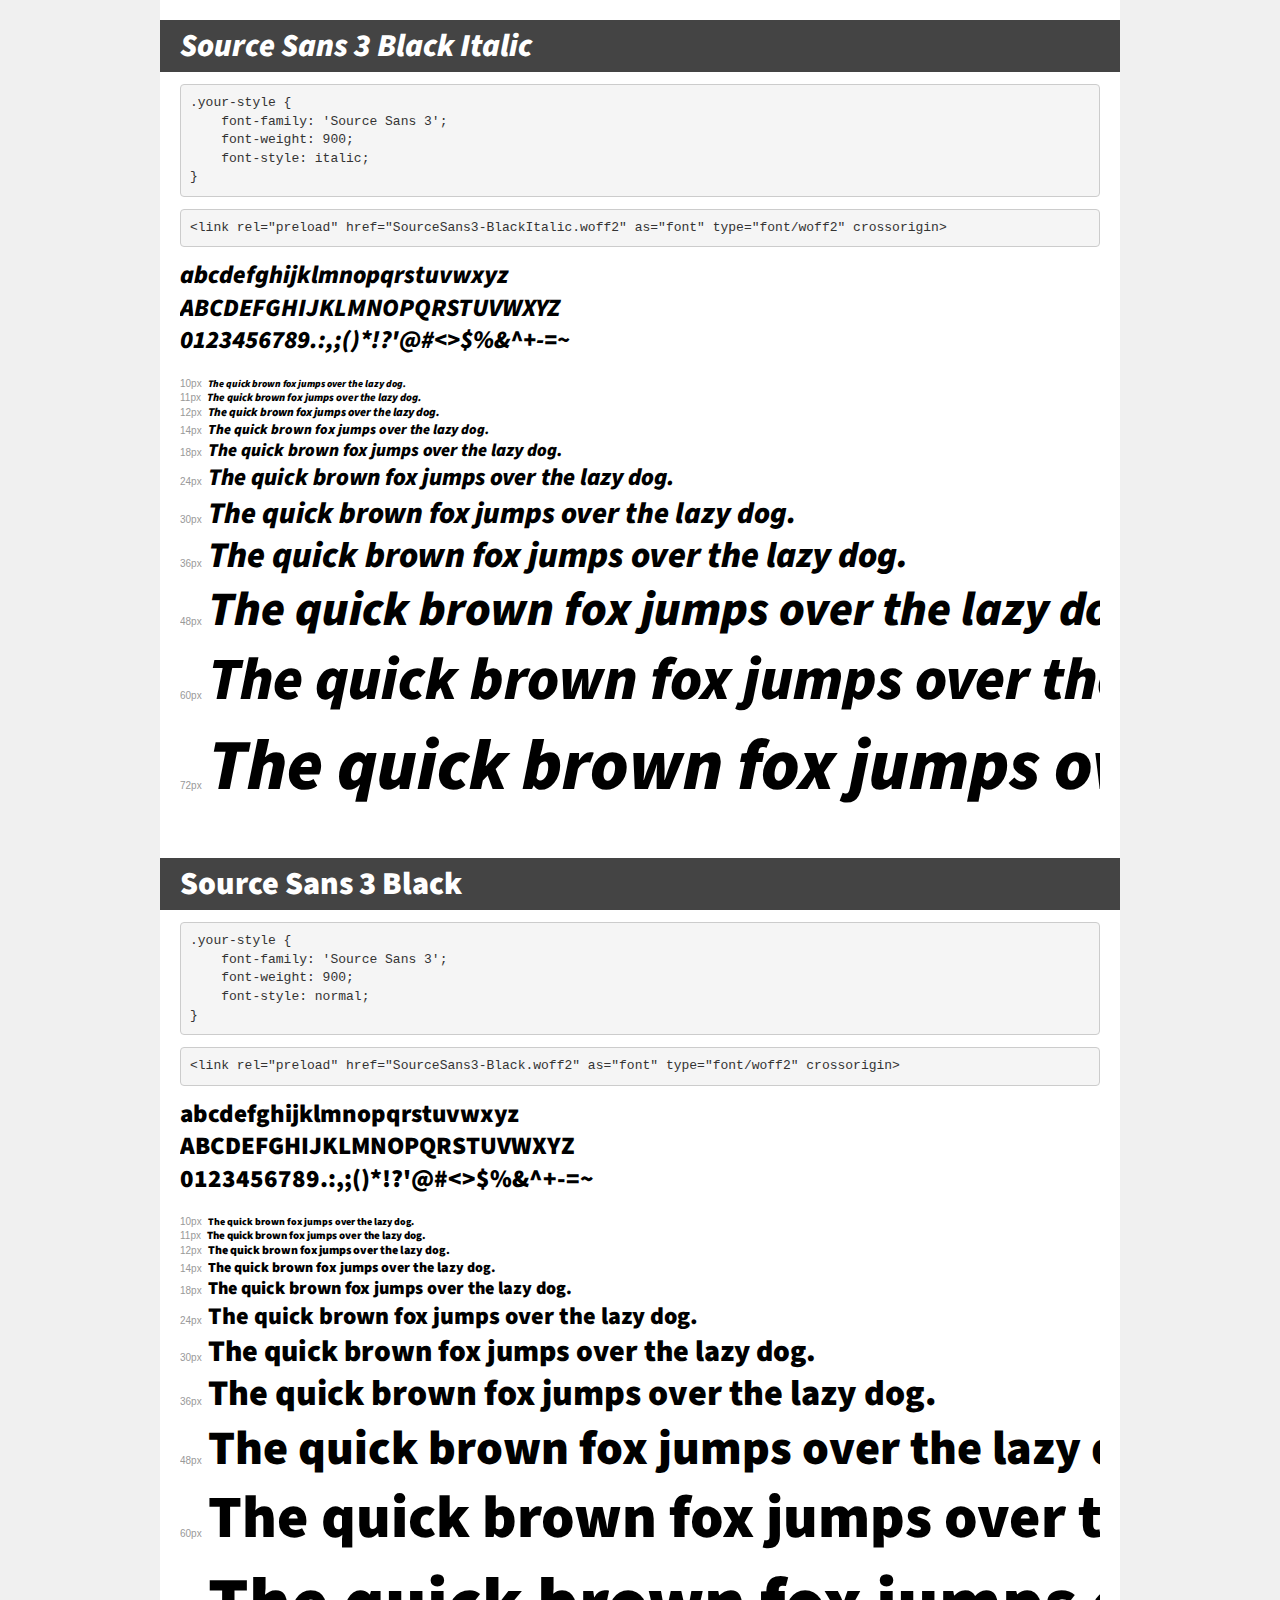
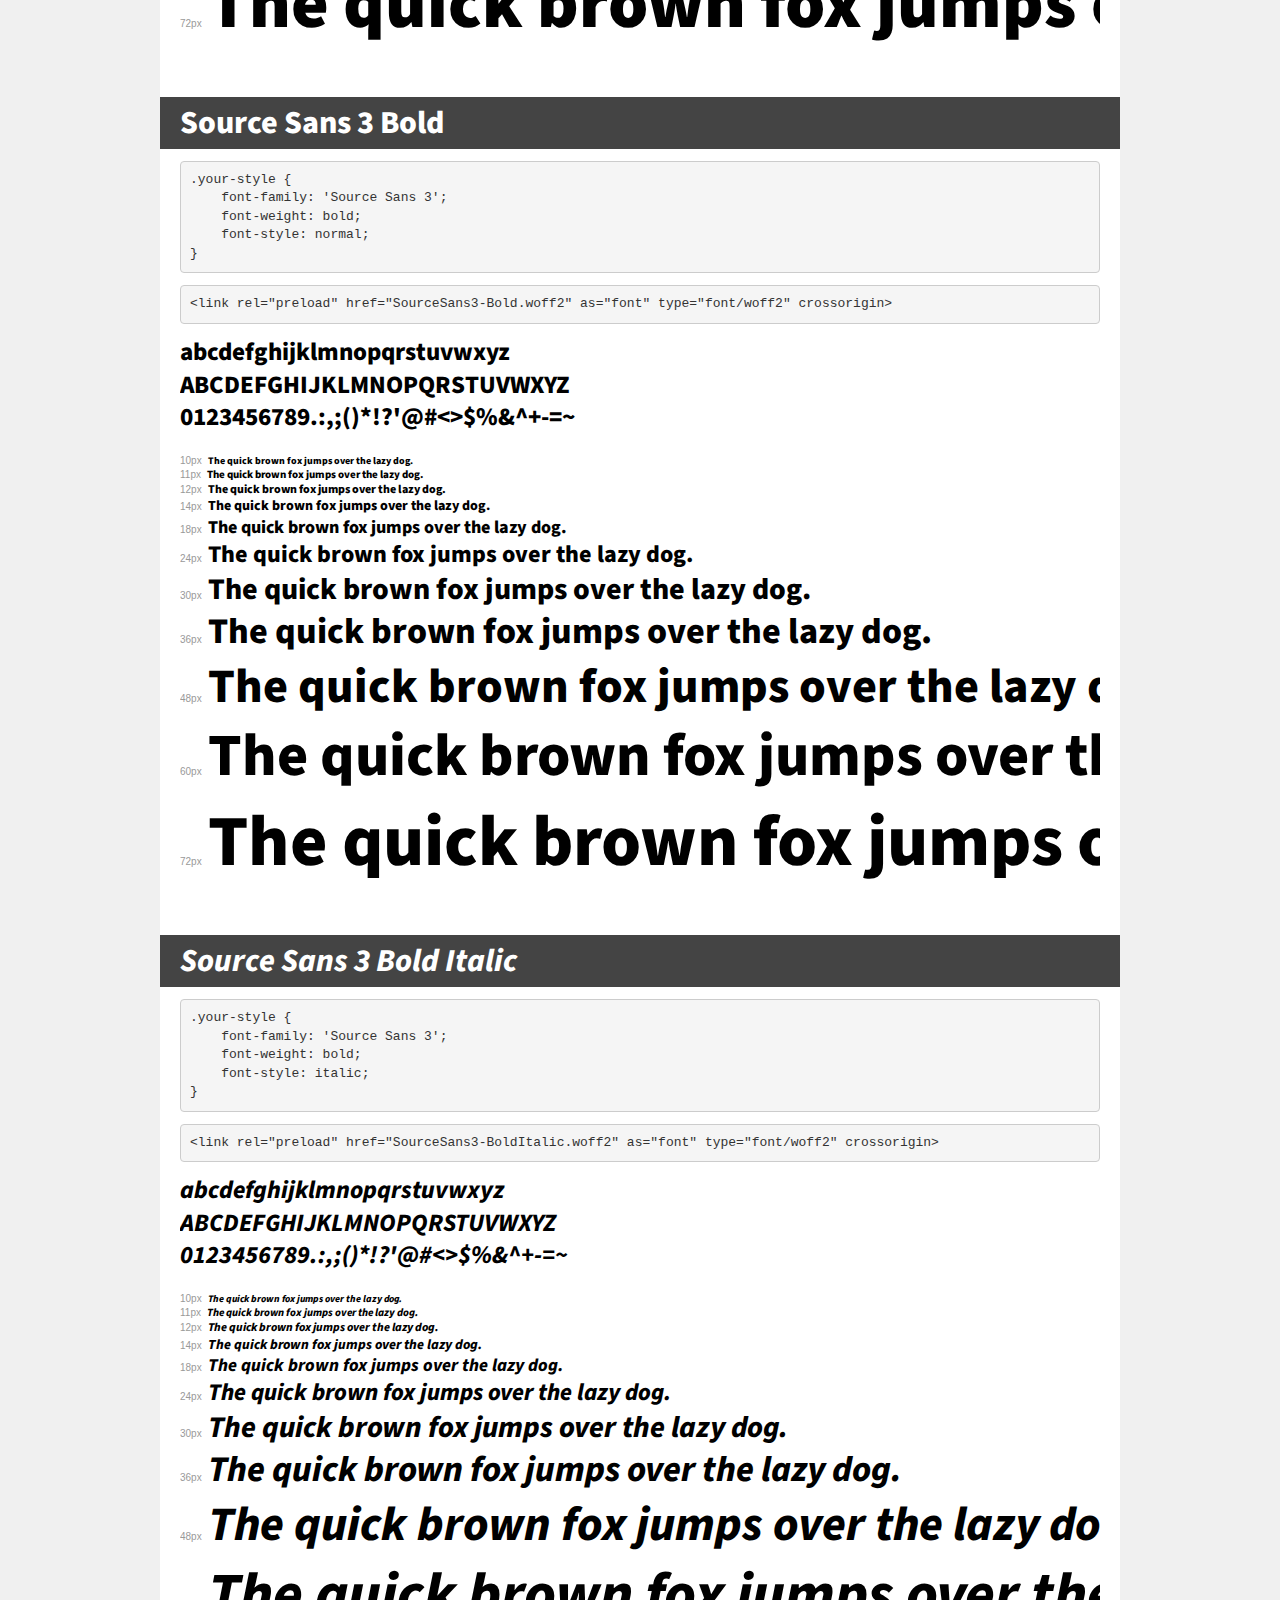
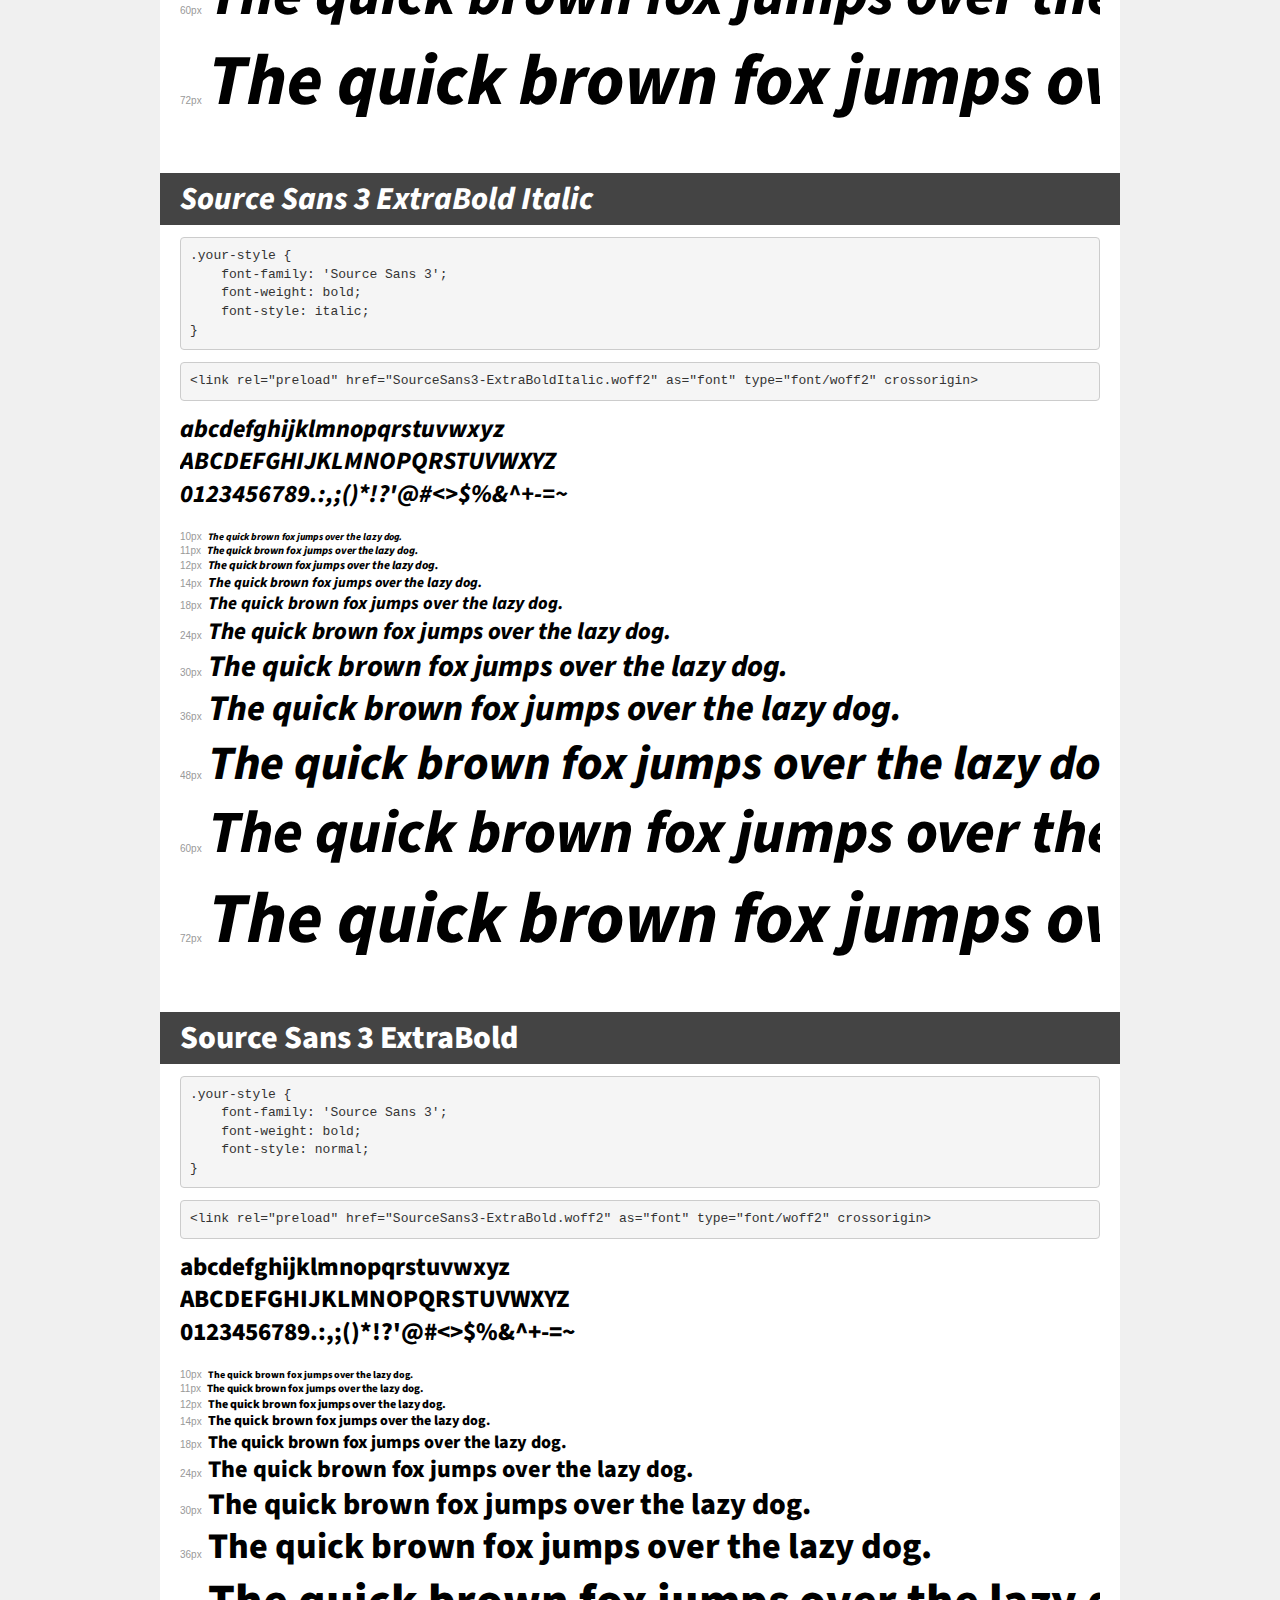
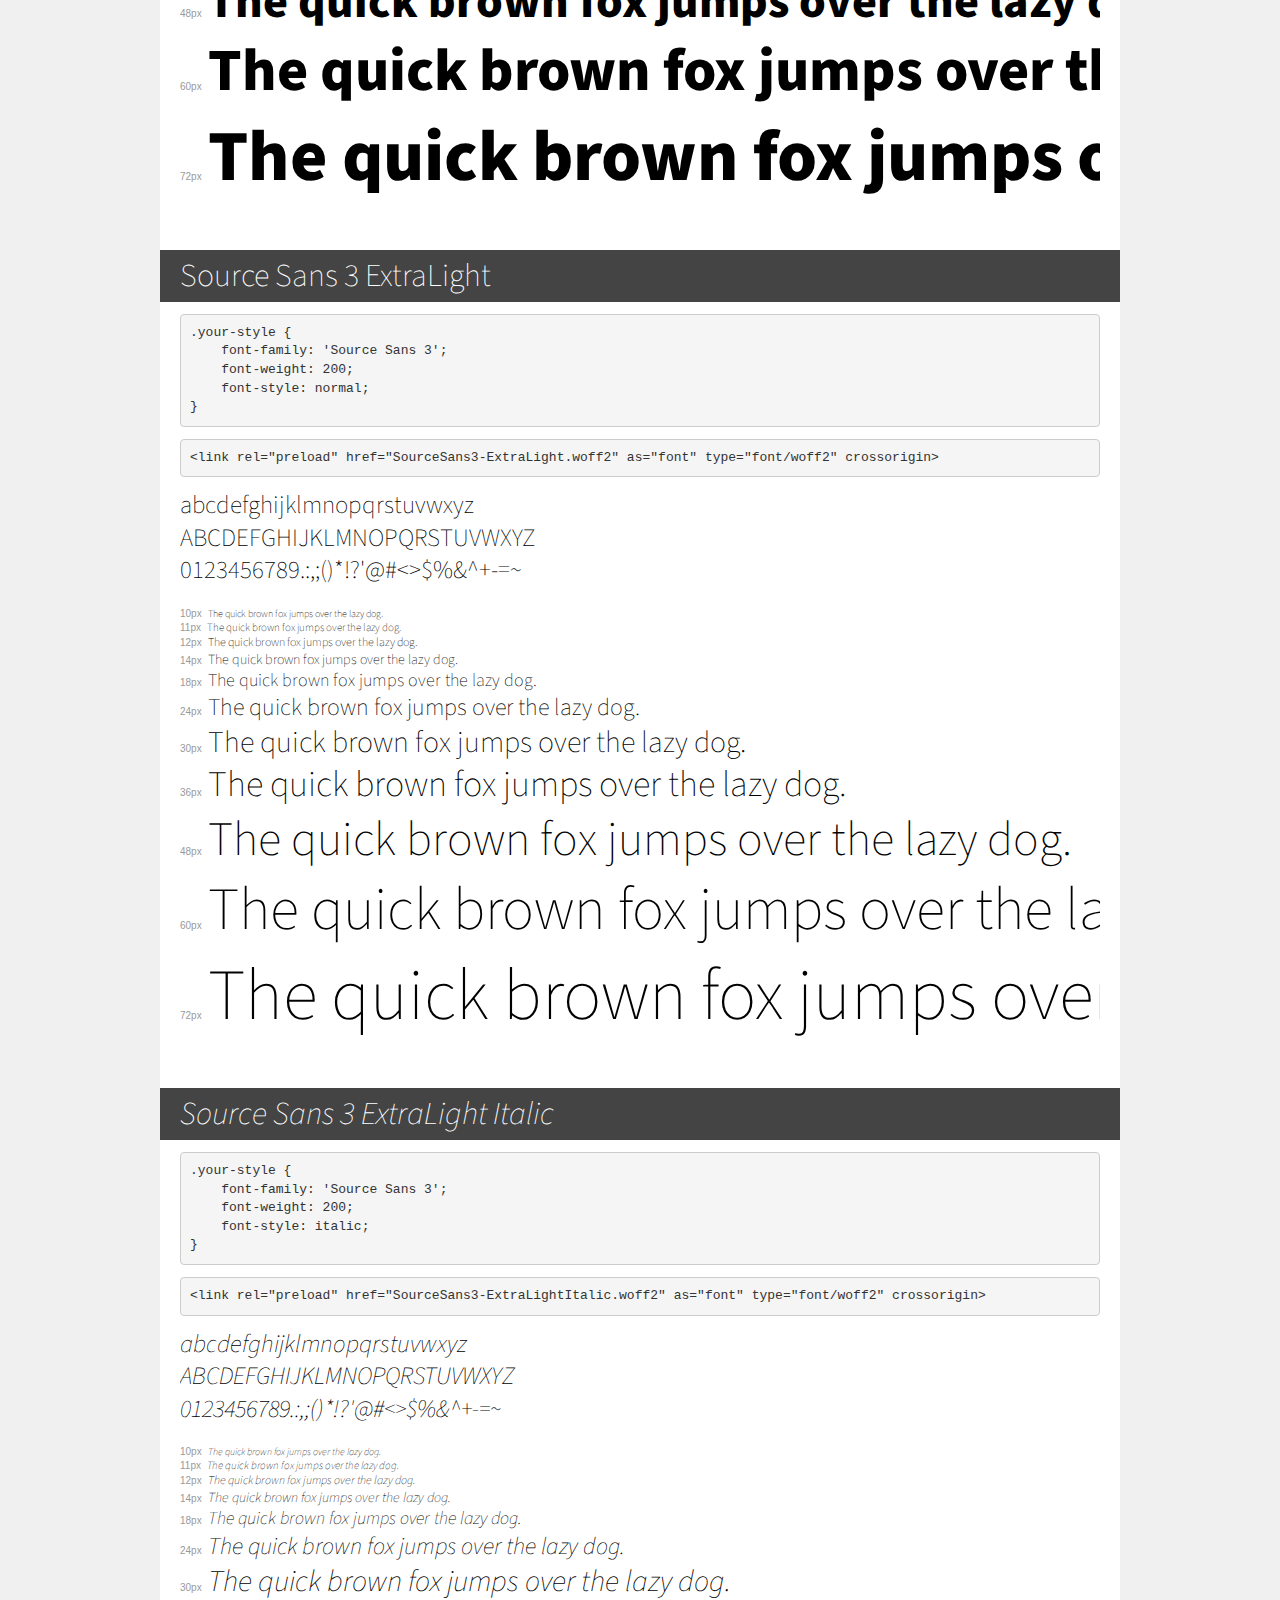
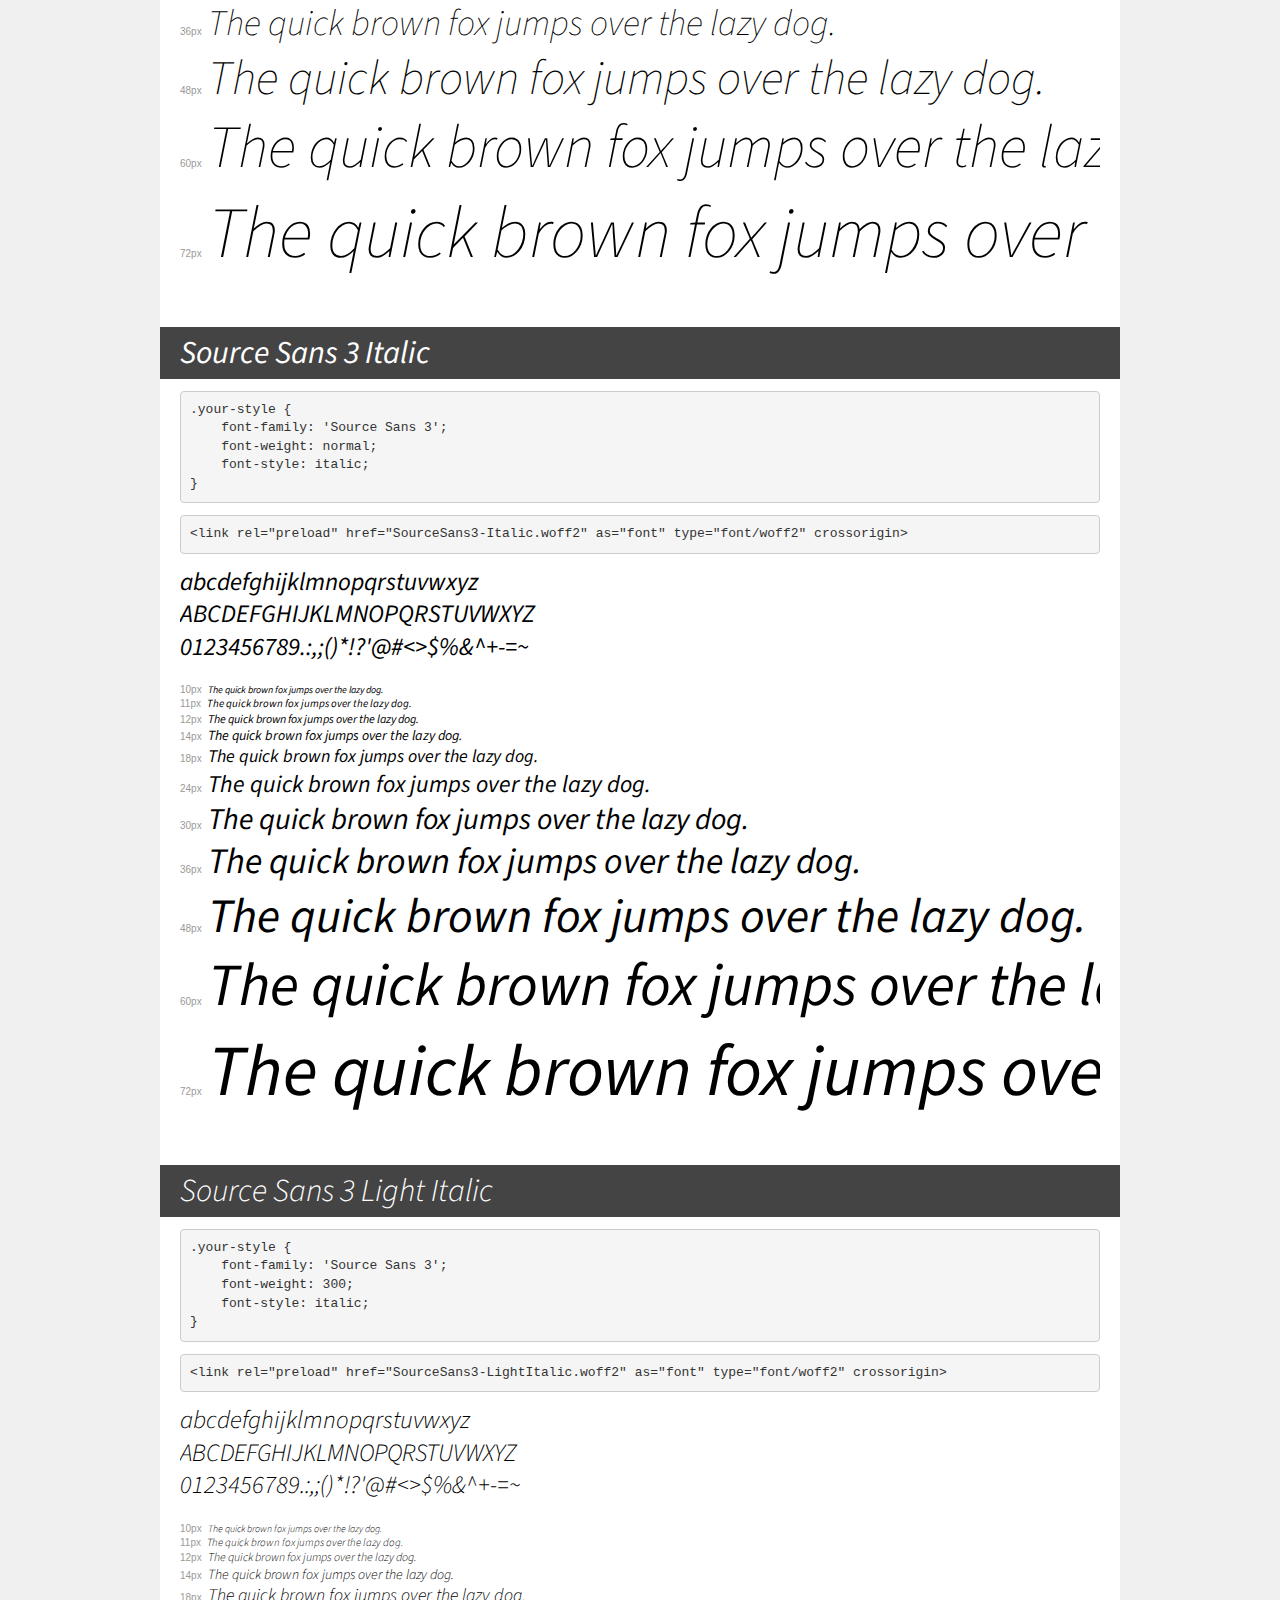
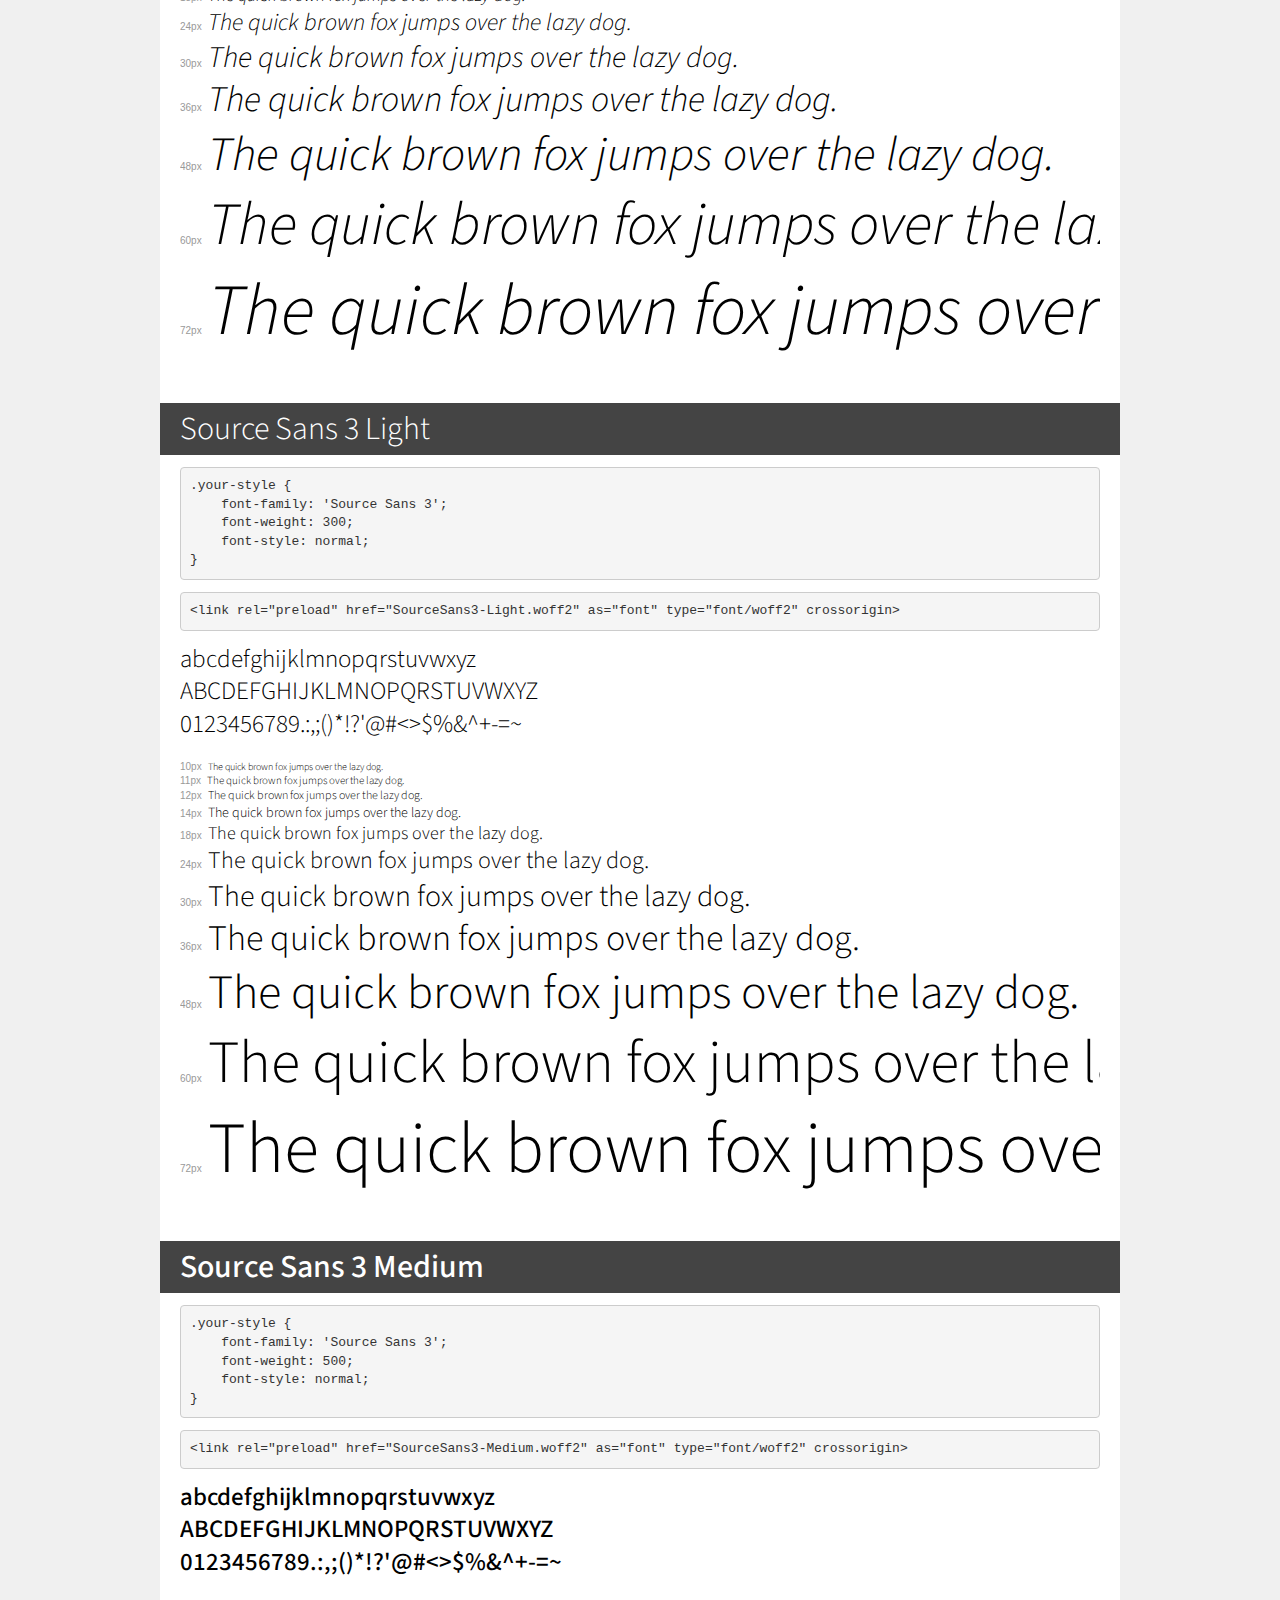
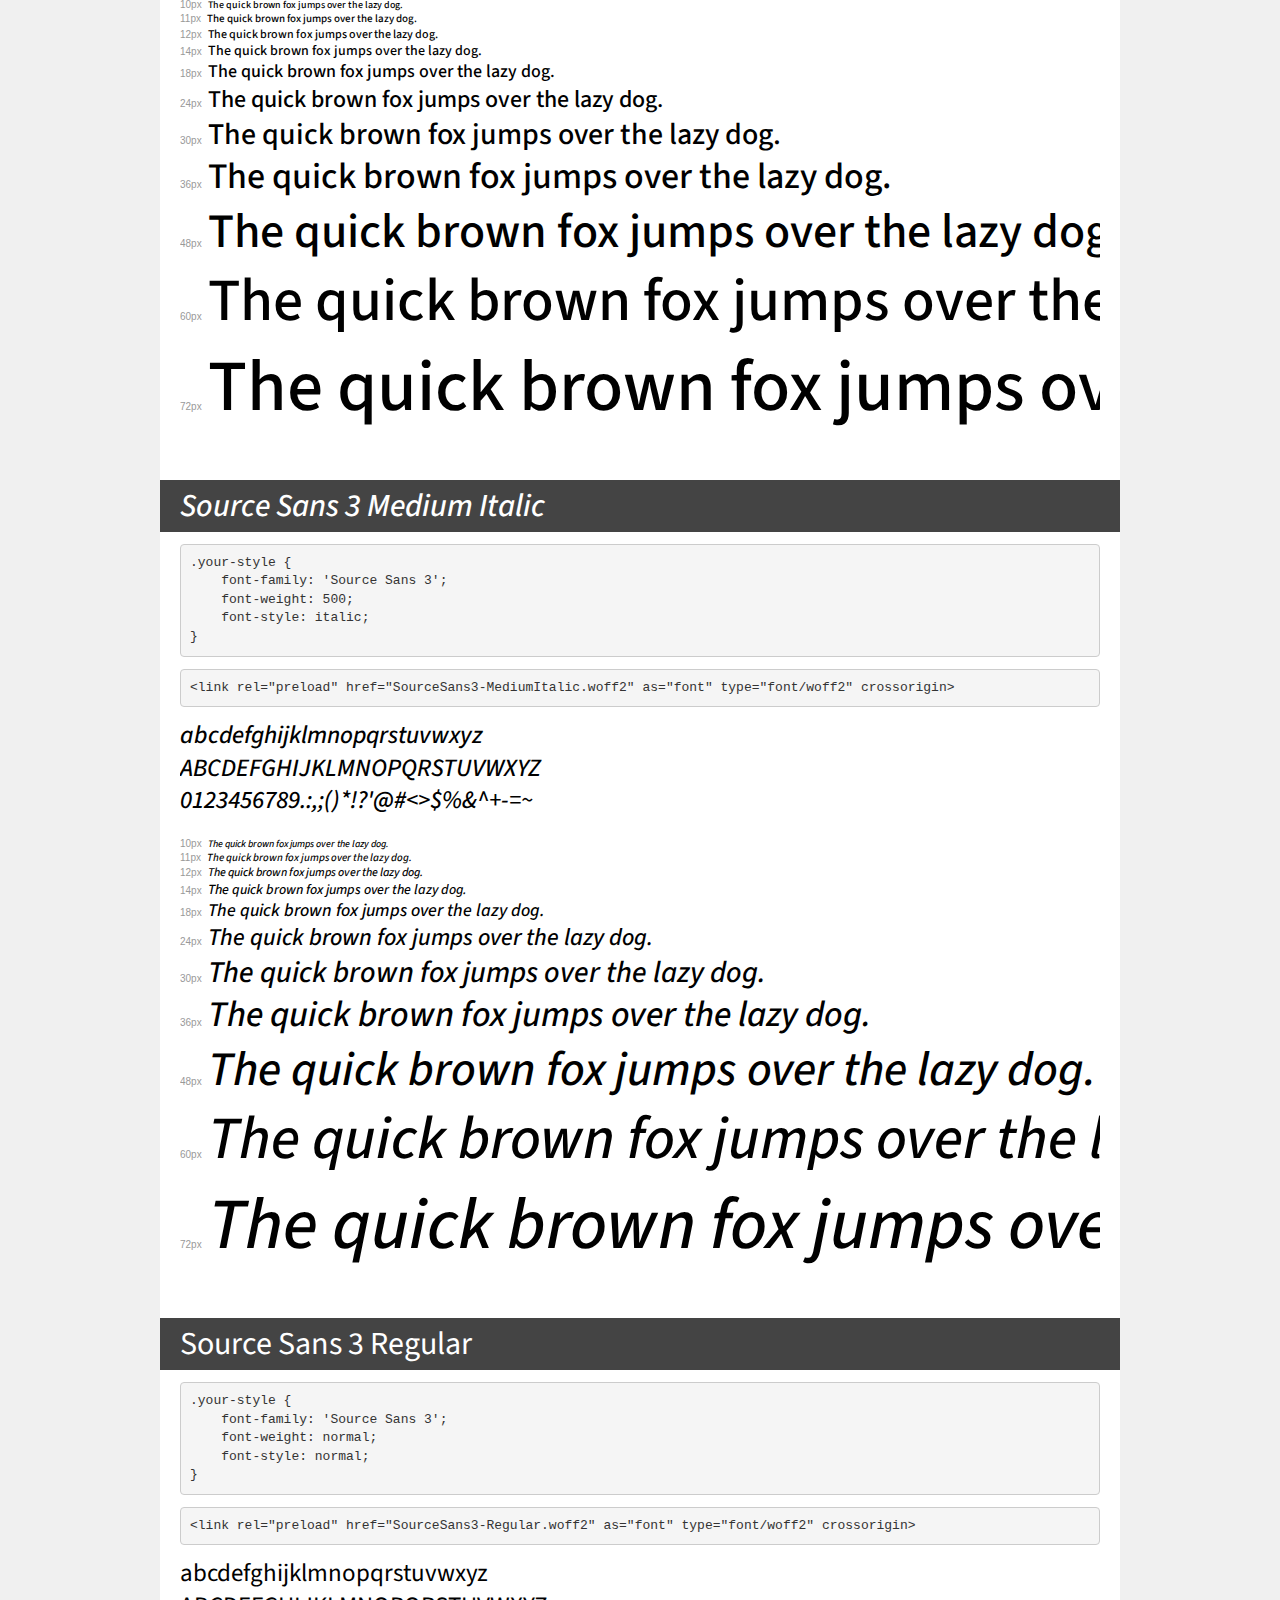
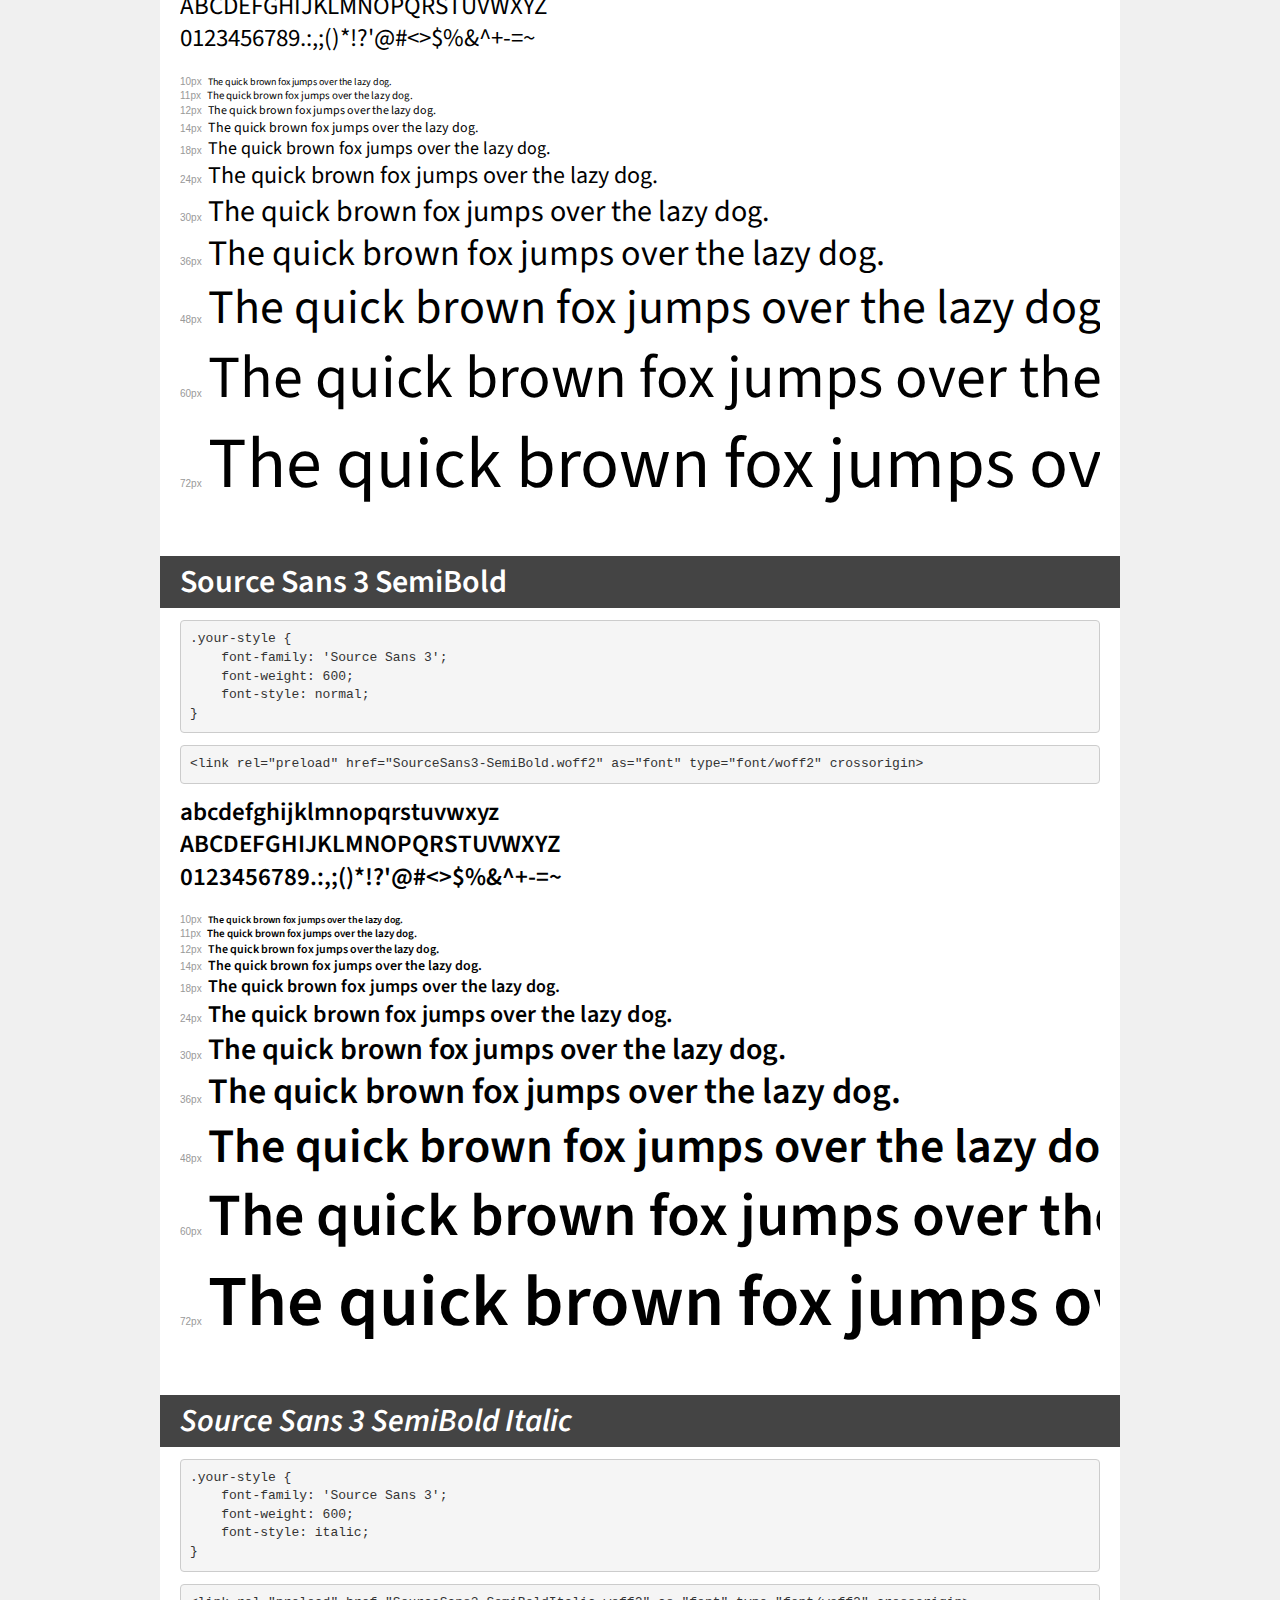
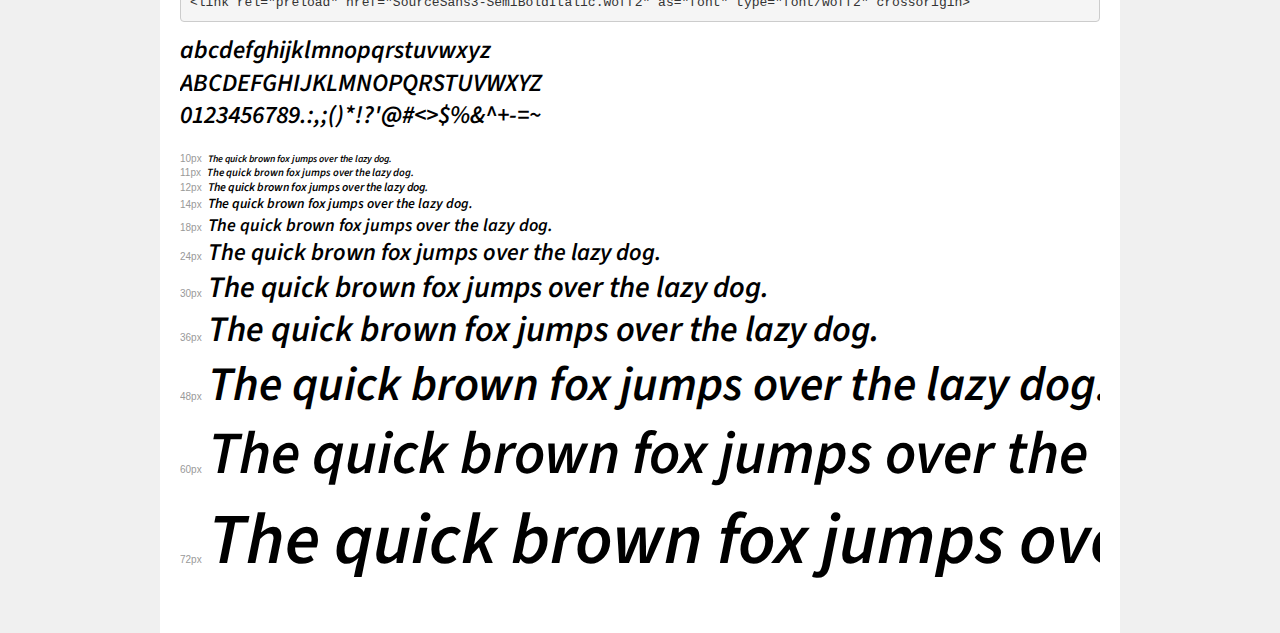
<file: fonts/Source_Sans_3/demo.html>
<!DOCTYPE html>
<html lang="en">
<head>
    <meta charset="utf-8">
    <meta http-equiv="X-UA-Compatible" content="IE=edge">
    <meta name="viewport" content="width=device-width, initial-scale=1">
    <meta name="robots" content="noindex, noarchive">
    <meta name="format-detection" content="telephone=no">
    <title>Transfonter demo</title>
    <link href="stylesheet.css" rel="stylesheet">
    <style>
        /*
        http://meyerweb.com/eric/tools/css/reset/
        v2.0 | 20110126
        License: none (public domain)
        */
        html, body, div, span, applet, object, iframe,
        h1, h2, h3, h4, h5, h6, p, blockquote, pre,
        a, abbr, acronym, address, big, cite, code,
        del, dfn, em, img, ins, kbd, q, s, samp,
        small, strike, strong, sub, sup, tt, var,
        b, u, i, center,
        dl, dt, dd, ol, ul, li,
        fieldset, form, label, legend,
        table, caption, tbody, tfoot, thead, tr, th, td,
        article, aside, canvas, details, embed,
        figure, figcaption, footer, header, hgroup,
        menu, nav, output, ruby, section, summary,
        time, mark, audio, video {
            margin: 0;
            padding: 0;
            border: 0;
            font-size: 100%;
            font: inherit;
            vertical-align: baseline;
        }
        /* HTML5 display-role reset for older browsers */
        article, aside, details, figcaption, figure,
        footer, header, hgroup, menu, nav, section {
            display: block;
        }
        body {
            line-height: 1;
        }
        ol, ul {
            list-style: none;
        }
        blockquote, q {
            quotes: none;
        }
        blockquote:before, blockquote:after,
        q:before, q:after {
            content: '';
            content: none;
        }
        table {
            border-collapse: collapse;
            border-spacing: 0;
        }
        /* demo styles */
        body {
            background: #f0f0f0;
            color: #000;
        }
        .page {
            background: #fff;
            width: 920px;
            margin: 0 auto;
            padding: 20px 20px 0 20px;
            overflow: hidden;
        }
        .font-container {
            overflow-x: auto;
            overflow-y: hidden;
            margin-bottom: 40px;
            line-height: 1.3;
            white-space: nowrap;
            padding-bottom: 5px;
        }
        h1 {
            position: relative;
            background: #444;
            font-size: 32px;
            color: #fff;
            padding: 10px 20px;
            margin: 0 -20px 12px -20px;
        }
        .letters {
            font-size: 25px;
            margin-bottom: 20px;
        }
        .s10:before {
            content: '10px';
        }
        .s11:before {
            content: '11px';
        }
        .s12:before {
            content: '12px';
        }
        .s14:before {
            content: '14px';
        }
        .s18:before {
            content: '18px';
        }
        .s24:before {
            content: '24px';
        }
        .s30:before {
            content: '30px';
        }
        .s36:before {
            content: '36px';
        }
        .s48:before {
            content: '48px';
        }
        .s60:before {
            content: '60px';
        }
        .s72:before {
            content: '72px';
        }
        .s10:before, .s11:before, .s12:before, .s14:before,
        .s18:before, .s24:before, .s30:before, .s36:before,
        .s48:before, .s60:before, .s72:before {
            font-family: Arial, sans-serif;
            font-size: 10px;
            font-weight: normal;
            font-style: normal;
            color: #999;
            padding-right: 6px;
        }
        pre {
            display: block;
            padding: 9px;
            margin: 0 0 12px;
            font-family: Monaco, Menlo, Consolas, "Courier New", monospace;
            font-size: 13px;
            line-height: 1.428571429;
            color: #333;
            font-weight: normal;
            font-style: normal;
            background-color: #f5f5f5;
            border: 1px solid #ccc;
            overflow-x: auto;
            border-radius: 4px;
        }
        /* responsive */
        @media (max-width: 959px) {
            .page {
                width: auto;
                margin: 0;
            }
        }
    </style>
</head>
<body>
<div class="page">
    <div class="demo">
        <h1 style="font-family: 'Source Sans 3'; font-weight: 900; font-style: italic;">Source Sans 3 Black Italic</h1>
        <pre title="Usage">.your-style {
    font-family: 'Source Sans 3';
    font-weight: 900;
    font-style: italic;
}</pre>
        <pre title="Preload (optional)">
&lt;link rel=&quot;preload&quot; href=&quot;SourceSans3-BlackItalic.woff2&quot; as=&quot;font&quot; type=&quot;font/woff2&quot; crossorigin&gt;</pre>
        <div class="font-container" style="font-family: 'Source Sans 3'; font-weight: 900; font-style: italic;">
            <p class="letters">
                abcdefghijklmnopqrstuvwxyz<br>
ABCDEFGHIJKLMNOPQRSTUVWXYZ<br>
                0123456789.:,;()*!?'@#&lt;&gt;$%&^+-=~
            </p>
            <p class="s10" style="font-size: 10px;">The quick brown fox jumps over the lazy dog.</p>
            <p class="s11" style="font-size: 11px;">The quick brown fox jumps over the lazy dog.</p>
            <p class="s12" style="font-size: 12px;">The quick brown fox jumps over the lazy dog.</p>
            <p class="s14" style="font-size: 14px;">The quick brown fox jumps over the lazy dog.</p>
            <p class="s18" style="font-size: 18px;">The quick brown fox jumps over the lazy dog.</p>
            <p class="s24" style="font-size: 24px;">The quick brown fox jumps over the lazy dog.</p>
            <p class="s30" style="font-size: 30px;">The quick brown fox jumps over the lazy dog.</p>
            <p class="s36" style="font-size: 36px;">The quick brown fox jumps over the lazy dog.</p>
            <p class="s48" style="font-size: 48px;">The quick brown fox jumps over the lazy dog.</p>
            <p class="s60" style="font-size: 60px;">The quick brown fox jumps over the lazy dog.</p>
            <p class="s72" style="font-size: 72px;">The quick brown fox jumps over the lazy dog.</p>
        </div>
    </div>

    <div class="demo">
        <h1 style="font-family: 'Source Sans 3'; font-weight: 900; font-style: normal;">Source Sans 3 Black</h1>
        <pre title="Usage">.your-style {
    font-family: 'Source Sans 3';
    font-weight: 900;
    font-style: normal;
}</pre>
        <pre title="Preload (optional)">
&lt;link rel=&quot;preload&quot; href=&quot;SourceSans3-Black.woff2&quot; as=&quot;font&quot; type=&quot;font/woff2&quot; crossorigin&gt;</pre>
        <div class="font-container" style="font-family: 'Source Sans 3'; font-weight: 900; font-style: normal;">
            <p class="letters">
                abcdefghijklmnopqrstuvwxyz<br>
ABCDEFGHIJKLMNOPQRSTUVWXYZ<br>
                0123456789.:,;()*!?'@#&lt;&gt;$%&^+-=~
            </p>
            <p class="s10" style="font-size: 10px;">The quick brown fox jumps over the lazy dog.</p>
            <p class="s11" style="font-size: 11px;">The quick brown fox jumps over the lazy dog.</p>
            <p class="s12" style="font-size: 12px;">The quick brown fox jumps over the lazy dog.</p>
            <p class="s14" style="font-size: 14px;">The quick brown fox jumps over the lazy dog.</p>
            <p class="s18" style="font-size: 18px;">The quick brown fox jumps over the lazy dog.</p>
            <p class="s24" style="font-size: 24px;">The quick brown fox jumps over the lazy dog.</p>
            <p class="s30" style="font-size: 30px;">The quick brown fox jumps over the lazy dog.</p>
            <p class="s36" style="font-size: 36px;">The quick brown fox jumps over the lazy dog.</p>
            <p class="s48" style="font-size: 48px;">The quick brown fox jumps over the lazy dog.</p>
            <p class="s60" style="font-size: 60px;">The quick brown fox jumps over the lazy dog.</p>
            <p class="s72" style="font-size: 72px;">The quick brown fox jumps over the lazy dog.</p>
        </div>
    </div>

    <div class="demo">
        <h1 style="font-family: 'Source Sans 3'; font-weight: bold; font-style: normal;">Source Sans 3 Bold</h1>
        <pre title="Usage">.your-style {
    font-family: 'Source Sans 3';
    font-weight: bold;
    font-style: normal;
}</pre>
        <pre title="Preload (optional)">
&lt;link rel=&quot;preload&quot; href=&quot;SourceSans3-Bold.woff2&quot; as=&quot;font&quot; type=&quot;font/woff2&quot; crossorigin&gt;</pre>
        <div class="font-container" style="font-family: 'Source Sans 3'; font-weight: bold; font-style: normal;">
            <p class="letters">
                abcdefghijklmnopqrstuvwxyz<br>
ABCDEFGHIJKLMNOPQRSTUVWXYZ<br>
                0123456789.:,;()*!?'@#&lt;&gt;$%&^+-=~
            </p>
            <p class="s10" style="font-size: 10px;">The quick brown fox jumps over the lazy dog.</p>
            <p class="s11" style="font-size: 11px;">The quick brown fox jumps over the lazy dog.</p>
            <p class="s12" style="font-size: 12px;">The quick brown fox jumps over the lazy dog.</p>
            <p class="s14" style="font-size: 14px;">The quick brown fox jumps over the lazy dog.</p>
            <p class="s18" style="font-size: 18px;">The quick brown fox jumps over the lazy dog.</p>
            <p class="s24" style="font-size: 24px;">The quick brown fox jumps over the lazy dog.</p>
            <p class="s30" style="font-size: 30px;">The quick brown fox jumps over the lazy dog.</p>
            <p class="s36" style="font-size: 36px;">The quick brown fox jumps over the lazy dog.</p>
            <p class="s48" style="font-size: 48px;">The quick brown fox jumps over the lazy dog.</p>
            <p class="s60" style="font-size: 60px;">The quick brown fox jumps over the lazy dog.</p>
            <p class="s72" style="font-size: 72px;">The quick brown fox jumps over the lazy dog.</p>
        </div>
    </div>

    <div class="demo">
        <h1 style="font-family: 'Source Sans 3'; font-weight: bold; font-style: italic;">Source Sans 3 Bold Italic</h1>
        <pre title="Usage">.your-style {
    font-family: 'Source Sans 3';
    font-weight: bold;
    font-style: italic;
}</pre>
        <pre title="Preload (optional)">
&lt;link rel=&quot;preload&quot; href=&quot;SourceSans3-BoldItalic.woff2&quot; as=&quot;font&quot; type=&quot;font/woff2&quot; crossorigin&gt;</pre>
        <div class="font-container" style="font-family: 'Source Sans 3'; font-weight: bold; font-style: italic;">
            <p class="letters">
                abcdefghijklmnopqrstuvwxyz<br>
ABCDEFGHIJKLMNOPQRSTUVWXYZ<br>
                0123456789.:,;()*!?'@#&lt;&gt;$%&^+-=~
            </p>
            <p class="s10" style="font-size: 10px;">The quick brown fox jumps over the lazy dog.</p>
            <p class="s11" style="font-size: 11px;">The quick brown fox jumps over the lazy dog.</p>
            <p class="s12" style="font-size: 12px;">The quick brown fox jumps over the lazy dog.</p>
            <p class="s14" style="font-size: 14px;">The quick brown fox jumps over the lazy dog.</p>
            <p class="s18" style="font-size: 18px;">The quick brown fox jumps over the lazy dog.</p>
            <p class="s24" style="font-size: 24px;">The quick brown fox jumps over the lazy dog.</p>
            <p class="s30" style="font-size: 30px;">The quick brown fox jumps over the lazy dog.</p>
            <p class="s36" style="font-size: 36px;">The quick brown fox jumps over the lazy dog.</p>
            <p class="s48" style="font-size: 48px;">The quick brown fox jumps over the lazy dog.</p>
            <p class="s60" style="font-size: 60px;">The quick brown fox jumps over the lazy dog.</p>
            <p class="s72" style="font-size: 72px;">The quick brown fox jumps over the lazy dog.</p>
        </div>
    </div>

    <div class="demo">
        <h1 style="font-family: 'Source Sans 3'; font-weight: bold; font-style: italic;">Source Sans 3 ExtraBold Italic</h1>
        <pre title="Usage">.your-style {
    font-family: 'Source Sans 3';
    font-weight: bold;
    font-style: italic;
}</pre>
        <pre title="Preload (optional)">
&lt;link rel=&quot;preload&quot; href=&quot;SourceSans3-ExtraBoldItalic.woff2&quot; as=&quot;font&quot; type=&quot;font/woff2&quot; crossorigin&gt;</pre>
        <div class="font-container" style="font-family: 'Source Sans 3'; font-weight: bold; font-style: italic;">
            <p class="letters">
                abcdefghijklmnopqrstuvwxyz<br>
ABCDEFGHIJKLMNOPQRSTUVWXYZ<br>
                0123456789.:,;()*!?'@#&lt;&gt;$%&^+-=~
            </p>
            <p class="s10" style="font-size: 10px;">The quick brown fox jumps over the lazy dog.</p>
            <p class="s11" style="font-size: 11px;">The quick brown fox jumps over the lazy dog.</p>
            <p class="s12" style="font-size: 12px;">The quick brown fox jumps over the lazy dog.</p>
            <p class="s14" style="font-size: 14px;">The quick brown fox jumps over the lazy dog.</p>
            <p class="s18" style="font-size: 18px;">The quick brown fox jumps over the lazy dog.</p>
            <p class="s24" style="font-size: 24px;">The quick brown fox jumps over the lazy dog.</p>
            <p class="s30" style="font-size: 30px;">The quick brown fox jumps over the lazy dog.</p>
            <p class="s36" style="font-size: 36px;">The quick brown fox jumps over the lazy dog.</p>
            <p class="s48" style="font-size: 48px;">The quick brown fox jumps over the lazy dog.</p>
            <p class="s60" style="font-size: 60px;">The quick brown fox jumps over the lazy dog.</p>
            <p class="s72" style="font-size: 72px;">The quick brown fox jumps over the lazy dog.</p>
        </div>
    </div>

    <div class="demo">
        <h1 style="font-family: 'Source Sans 3'; font-weight: bold; font-style: normal;">Source Sans 3 ExtraBold</h1>
        <pre title="Usage">.your-style {
    font-family: 'Source Sans 3';
    font-weight: bold;
    font-style: normal;
}</pre>
        <pre title="Preload (optional)">
&lt;link rel=&quot;preload&quot; href=&quot;SourceSans3-ExtraBold.woff2&quot; as=&quot;font&quot; type=&quot;font/woff2&quot; crossorigin&gt;</pre>
        <div class="font-container" style="font-family: 'Source Sans 3'; font-weight: bold; font-style: normal;">
            <p class="letters">
                abcdefghijklmnopqrstuvwxyz<br>
ABCDEFGHIJKLMNOPQRSTUVWXYZ<br>
                0123456789.:,;()*!?'@#&lt;&gt;$%&^+-=~
            </p>
            <p class="s10" style="font-size: 10px;">The quick brown fox jumps over the lazy dog.</p>
            <p class="s11" style="font-size: 11px;">The quick brown fox jumps over the lazy dog.</p>
            <p class="s12" style="font-size: 12px;">The quick brown fox jumps over the lazy dog.</p>
            <p class="s14" style="font-size: 14px;">The quick brown fox jumps over the lazy dog.</p>
            <p class="s18" style="font-size: 18px;">The quick brown fox jumps over the lazy dog.</p>
            <p class="s24" style="font-size: 24px;">The quick brown fox jumps over the lazy dog.</p>
            <p class="s30" style="font-size: 30px;">The quick brown fox jumps over the lazy dog.</p>
            <p class="s36" style="font-size: 36px;">The quick brown fox jumps over the lazy dog.</p>
            <p class="s48" style="font-size: 48px;">The quick brown fox jumps over the lazy dog.</p>
            <p class="s60" style="font-size: 60px;">The quick brown fox jumps over the lazy dog.</p>
            <p class="s72" style="font-size: 72px;">The quick brown fox jumps over the lazy dog.</p>
        </div>
    </div>

    <div class="demo">
        <h1 style="font-family: 'Source Sans 3'; font-weight: 200; font-style: normal;">Source Sans 3 ExtraLight</h1>
        <pre title="Usage">.your-style {
    font-family: 'Source Sans 3';
    font-weight: 200;
    font-style: normal;
}</pre>
        <pre title="Preload (optional)">
&lt;link rel=&quot;preload&quot; href=&quot;SourceSans3-ExtraLight.woff2&quot; as=&quot;font&quot; type=&quot;font/woff2&quot; crossorigin&gt;</pre>
        <div class="font-container" style="font-family: 'Source Sans 3'; font-weight: 200; font-style: normal;">
            <p class="letters">
                abcdefghijklmnopqrstuvwxyz<br>
ABCDEFGHIJKLMNOPQRSTUVWXYZ<br>
                0123456789.:,;()*!?'@#&lt;&gt;$%&^+-=~
            </p>
            <p class="s10" style="font-size: 10px;">The quick brown fox jumps over the lazy dog.</p>
            <p class="s11" style="font-size: 11px;">The quick brown fox jumps over the lazy dog.</p>
            <p class="s12" style="font-size: 12px;">The quick brown fox jumps over the lazy dog.</p>
            <p class="s14" style="font-size: 14px;">The quick brown fox jumps over the lazy dog.</p>
            <p class="s18" style="font-size: 18px;">The quick brown fox jumps over the lazy dog.</p>
            <p class="s24" style="font-size: 24px;">The quick brown fox jumps over the lazy dog.</p>
            <p class="s30" style="font-size: 30px;">The quick brown fox jumps over the lazy dog.</p>
            <p class="s36" style="font-size: 36px;">The quick brown fox jumps over the lazy dog.</p>
            <p class="s48" style="font-size: 48px;">The quick brown fox jumps over the lazy dog.</p>
            <p class="s60" style="font-size: 60px;">The quick brown fox jumps over the lazy dog.</p>
            <p class="s72" style="font-size: 72px;">The quick brown fox jumps over the lazy dog.</p>
        </div>
    </div>

    <div class="demo">
        <h1 style="font-family: 'Source Sans 3'; font-weight: 200; font-style: italic;">Source Sans 3 ExtraLight Italic</h1>
        <pre title="Usage">.your-style {
    font-family: 'Source Sans 3';
    font-weight: 200;
    font-style: italic;
}</pre>
        <pre title="Preload (optional)">
&lt;link rel=&quot;preload&quot; href=&quot;SourceSans3-ExtraLightItalic.woff2&quot; as=&quot;font&quot; type=&quot;font/woff2&quot; crossorigin&gt;</pre>
        <div class="font-container" style="font-family: 'Source Sans 3'; font-weight: 200; font-style: italic;">
            <p class="letters">
                abcdefghijklmnopqrstuvwxyz<br>
ABCDEFGHIJKLMNOPQRSTUVWXYZ<br>
                0123456789.:,;()*!?'@#&lt;&gt;$%&^+-=~
            </p>
            <p class="s10" style="font-size: 10px;">The quick brown fox jumps over the lazy dog.</p>
            <p class="s11" style="font-size: 11px;">The quick brown fox jumps over the lazy dog.</p>
            <p class="s12" style="font-size: 12px;">The quick brown fox jumps over the lazy dog.</p>
            <p class="s14" style="font-size: 14px;">The quick brown fox jumps over the lazy dog.</p>
            <p class="s18" style="font-size: 18px;">The quick brown fox jumps over the lazy dog.</p>
            <p class="s24" style="font-size: 24px;">The quick brown fox jumps over the lazy dog.</p>
            <p class="s30" style="font-size: 30px;">The quick brown fox jumps over the lazy dog.</p>
            <p class="s36" style="font-size: 36px;">The quick brown fox jumps over the lazy dog.</p>
            <p class="s48" style="font-size: 48px;">The quick brown fox jumps over the lazy dog.</p>
            <p class="s60" style="font-size: 60px;">The quick brown fox jumps over the lazy dog.</p>
            <p class="s72" style="font-size: 72px;">The quick brown fox jumps over the lazy dog.</p>
        </div>
    </div>

    <div class="demo">
        <h1 style="font-family: 'Source Sans 3'; font-weight: normal; font-style: italic;">Source Sans 3 Italic</h1>
        <pre title="Usage">.your-style {
    font-family: 'Source Sans 3';
    font-weight: normal;
    font-style: italic;
}</pre>
        <pre title="Preload (optional)">
&lt;link rel=&quot;preload&quot; href=&quot;SourceSans3-Italic.woff2&quot; as=&quot;font&quot; type=&quot;font/woff2&quot; crossorigin&gt;</pre>
        <div class="font-container" style="font-family: 'Source Sans 3'; font-weight: normal; font-style: italic;">
            <p class="letters">
                abcdefghijklmnopqrstuvwxyz<br>
ABCDEFGHIJKLMNOPQRSTUVWXYZ<br>
                0123456789.:,;()*!?'@#&lt;&gt;$%&^+-=~
            </p>
            <p class="s10" style="font-size: 10px;">The quick brown fox jumps over the lazy dog.</p>
            <p class="s11" style="font-size: 11px;">The quick brown fox jumps over the lazy dog.</p>
            <p class="s12" style="font-size: 12px;">The quick brown fox jumps over the lazy dog.</p>
            <p class="s14" style="font-size: 14px;">The quick brown fox jumps over the lazy dog.</p>
            <p class="s18" style="font-size: 18px;">The quick brown fox jumps over the lazy dog.</p>
            <p class="s24" style="font-size: 24px;">The quick brown fox jumps over the lazy dog.</p>
            <p class="s30" style="font-size: 30px;">The quick brown fox jumps over the lazy dog.</p>
            <p class="s36" style="font-size: 36px;">The quick brown fox jumps over the lazy dog.</p>
            <p class="s48" style="font-size: 48px;">The quick brown fox jumps over the lazy dog.</p>
            <p class="s60" style="font-size: 60px;">The quick brown fox jumps over the lazy dog.</p>
            <p class="s72" style="font-size: 72px;">The quick brown fox jumps over the lazy dog.</p>
        </div>
    </div>

    <div class="demo">
        <h1 style="font-family: 'Source Sans 3'; font-weight: 300; font-style: italic;">Source Sans 3 Light Italic</h1>
        <pre title="Usage">.your-style {
    font-family: 'Source Sans 3';
    font-weight: 300;
    font-style: italic;
}</pre>
        <pre title="Preload (optional)">
&lt;link rel=&quot;preload&quot; href=&quot;SourceSans3-LightItalic.woff2&quot; as=&quot;font&quot; type=&quot;font/woff2&quot; crossorigin&gt;</pre>
        <div class="font-container" style="font-family: 'Source Sans 3'; font-weight: 300; font-style: italic;">
            <p class="letters">
                abcdefghijklmnopqrstuvwxyz<br>
ABCDEFGHIJKLMNOPQRSTUVWXYZ<br>
                0123456789.:,;()*!?'@#&lt;&gt;$%&^+-=~
            </p>
            <p class="s10" style="font-size: 10px;">The quick brown fox jumps over the lazy dog.</p>
            <p class="s11" style="font-size: 11px;">The quick brown fox jumps over the lazy dog.</p>
            <p class="s12" style="font-size: 12px;">The quick brown fox jumps over the lazy dog.</p>
            <p class="s14" style="font-size: 14px;">The quick brown fox jumps over the lazy dog.</p>
            <p class="s18" style="font-size: 18px;">The quick brown fox jumps over the lazy dog.</p>
            <p class="s24" style="font-size: 24px;">The quick brown fox jumps over the lazy dog.</p>
            <p class="s30" style="font-size: 30px;">The quick brown fox jumps over the lazy dog.</p>
            <p class="s36" style="font-size: 36px;">The quick brown fox jumps over the lazy dog.</p>
            <p class="s48" style="font-size: 48px;">The quick brown fox jumps over the lazy dog.</p>
            <p class="s60" style="font-size: 60px;">The quick brown fox jumps over the lazy dog.</p>
            <p class="s72" style="font-size: 72px;">The quick brown fox jumps over the lazy dog.</p>
        </div>
    </div>

    <div class="demo">
        <h1 style="font-family: 'Source Sans 3'; font-weight: 300; font-style: normal;">Source Sans 3 Light</h1>
        <pre title="Usage">.your-style {
    font-family: 'Source Sans 3';
    font-weight: 300;
    font-style: normal;
}</pre>
        <pre title="Preload (optional)">
&lt;link rel=&quot;preload&quot; href=&quot;SourceSans3-Light.woff2&quot; as=&quot;font&quot; type=&quot;font/woff2&quot; crossorigin&gt;</pre>
        <div class="font-container" style="font-family: 'Source Sans 3'; font-weight: 300; font-style: normal;">
            <p class="letters">
                abcdefghijklmnopqrstuvwxyz<br>
ABCDEFGHIJKLMNOPQRSTUVWXYZ<br>
                0123456789.:,;()*!?'@#&lt;&gt;$%&^+-=~
            </p>
            <p class="s10" style="font-size: 10px;">The quick brown fox jumps over the lazy dog.</p>
            <p class="s11" style="font-size: 11px;">The quick brown fox jumps over the lazy dog.</p>
            <p class="s12" style="font-size: 12px;">The quick brown fox jumps over the lazy dog.</p>
            <p class="s14" style="font-size: 14px;">The quick brown fox jumps over the lazy dog.</p>
            <p class="s18" style="font-size: 18px;">The quick brown fox jumps over the lazy dog.</p>
            <p class="s24" style="font-size: 24px;">The quick brown fox jumps over the lazy dog.</p>
            <p class="s30" style="font-size: 30px;">The quick brown fox jumps over the lazy dog.</p>
            <p class="s36" style="font-size: 36px;">The quick brown fox jumps over the lazy dog.</p>
            <p class="s48" style="font-size: 48px;">The quick brown fox jumps over the lazy dog.</p>
            <p class="s60" style="font-size: 60px;">The quick brown fox jumps over the lazy dog.</p>
            <p class="s72" style="font-size: 72px;">The quick brown fox jumps over the lazy dog.</p>
        </div>
    </div>

    <div class="demo">
        <h1 style="font-family: 'Source Sans 3'; font-weight: 500; font-style: normal;">Source Sans 3 Medium</h1>
        <pre title="Usage">.your-style {
    font-family: 'Source Sans 3';
    font-weight: 500;
    font-style: normal;
}</pre>
        <pre title="Preload (optional)">
&lt;link rel=&quot;preload&quot; href=&quot;SourceSans3-Medium.woff2&quot; as=&quot;font&quot; type=&quot;font/woff2&quot; crossorigin&gt;</pre>
        <div class="font-container" style="font-family: 'Source Sans 3'; font-weight: 500; font-style: normal;">
            <p class="letters">
                abcdefghijklmnopqrstuvwxyz<br>
ABCDEFGHIJKLMNOPQRSTUVWXYZ<br>
                0123456789.:,;()*!?'@#&lt;&gt;$%&^+-=~
            </p>
            <p class="s10" style="font-size: 10px;">The quick brown fox jumps over the lazy dog.</p>
            <p class="s11" style="font-size: 11px;">The quick brown fox jumps over the lazy dog.</p>
            <p class="s12" style="font-size: 12px;">The quick brown fox jumps over the lazy dog.</p>
            <p class="s14" style="font-size: 14px;">The quick brown fox jumps over the lazy dog.</p>
            <p class="s18" style="font-size: 18px;">The quick brown fox jumps over the lazy dog.</p>
            <p class="s24" style="font-size: 24px;">The quick brown fox jumps over the lazy dog.</p>
            <p class="s30" style="font-size: 30px;">The quick brown fox jumps over the lazy dog.</p>
            <p class="s36" style="font-size: 36px;">The quick brown fox jumps over the lazy dog.</p>
            <p class="s48" style="font-size: 48px;">The quick brown fox jumps over the lazy dog.</p>
            <p class="s60" style="font-size: 60px;">The quick brown fox jumps over the lazy dog.</p>
            <p class="s72" style="font-size: 72px;">The quick brown fox jumps over the lazy dog.</p>
        </div>
    </div>

    <div class="demo">
        <h1 style="font-family: 'Source Sans 3'; font-weight: 500; font-style: italic;">Source Sans 3 Medium Italic</h1>
        <pre title="Usage">.your-style {
    font-family: 'Source Sans 3';
    font-weight: 500;
    font-style: italic;
}</pre>
        <pre title="Preload (optional)">
&lt;link rel=&quot;preload&quot; href=&quot;SourceSans3-MediumItalic.woff2&quot; as=&quot;font&quot; type=&quot;font/woff2&quot; crossorigin&gt;</pre>
        <div class="font-container" style="font-family: 'Source Sans 3'; font-weight: 500; font-style: italic;">
            <p class="letters">
                abcdefghijklmnopqrstuvwxyz<br>
ABCDEFGHIJKLMNOPQRSTUVWXYZ<br>
                0123456789.:,;()*!?'@#&lt;&gt;$%&^+-=~
            </p>
            <p class="s10" style="font-size: 10px;">The quick brown fox jumps over the lazy dog.</p>
            <p class="s11" style="font-size: 11px;">The quick brown fox jumps over the lazy dog.</p>
            <p class="s12" style="font-size: 12px;">The quick brown fox jumps over the lazy dog.</p>
            <p class="s14" style="font-size: 14px;">The quick brown fox jumps over the lazy dog.</p>
            <p class="s18" style="font-size: 18px;">The quick brown fox jumps over the lazy dog.</p>
            <p class="s24" style="font-size: 24px;">The quick brown fox jumps over the lazy dog.</p>
            <p class="s30" style="font-size: 30px;">The quick brown fox jumps over the lazy dog.</p>
            <p class="s36" style="font-size: 36px;">The quick brown fox jumps over the lazy dog.</p>
            <p class="s48" style="font-size: 48px;">The quick brown fox jumps over the lazy dog.</p>
            <p class="s60" style="font-size: 60px;">The quick brown fox jumps over the lazy dog.</p>
            <p class="s72" style="font-size: 72px;">The quick brown fox jumps over the lazy dog.</p>
        </div>
    </div>

    <div class="demo">
        <h1 style="font-family: 'Source Sans 3'; font-weight: normal; font-style: normal;">Source Sans 3 Regular</h1>
        <pre title="Usage">.your-style {
    font-family: 'Source Sans 3';
    font-weight: normal;
    font-style: normal;
}</pre>
        <pre title="Preload (optional)">
&lt;link rel=&quot;preload&quot; href=&quot;SourceSans3-Regular.woff2&quot; as=&quot;font&quot; type=&quot;font/woff2&quot; crossorigin&gt;</pre>
        <div class="font-container" style="font-family: 'Source Sans 3'; font-weight: normal; font-style: normal;">
            <p class="letters">
                abcdefghijklmnopqrstuvwxyz<br>
ABCDEFGHIJKLMNOPQRSTUVWXYZ<br>
                0123456789.:,;()*!?'@#&lt;&gt;$%&^+-=~
            </p>
            <p class="s10" style="font-size: 10px;">The quick brown fox jumps over the lazy dog.</p>
            <p class="s11" style="font-size: 11px;">The quick brown fox jumps over the lazy dog.</p>
            <p class="s12" style="font-size: 12px;">The quick brown fox jumps over the lazy dog.</p>
            <p class="s14" style="font-size: 14px;">The quick brown fox jumps over the lazy dog.</p>
            <p class="s18" style="font-size: 18px;">The quick brown fox jumps over the lazy dog.</p>
            <p class="s24" style="font-size: 24px;">The quick brown fox jumps over the lazy dog.</p>
            <p class="s30" style="font-size: 30px;">The quick brown fox jumps over the lazy dog.</p>
            <p class="s36" style="font-size: 36px;">The quick brown fox jumps over the lazy dog.</p>
            <p class="s48" style="font-size: 48px;">The quick brown fox jumps over the lazy dog.</p>
            <p class="s60" style="font-size: 60px;">The quick brown fox jumps over the lazy dog.</p>
            <p class="s72" style="font-size: 72px;">The quick brown fox jumps over the lazy dog.</p>
        </div>
    </div>

    <div class="demo">
        <h1 style="font-family: 'Source Sans 3'; font-weight: 600; font-style: normal;">Source Sans 3 SemiBold</h1>
        <pre title="Usage">.your-style {
    font-family: 'Source Sans 3';
    font-weight: 600;
    font-style: normal;
}</pre>
        <pre title="Preload (optional)">
&lt;link rel=&quot;preload&quot; href=&quot;SourceSans3-SemiBold.woff2&quot; as=&quot;font&quot; type=&quot;font/woff2&quot; crossorigin&gt;</pre>
        <div class="font-container" style="font-family: 'Source Sans 3'; font-weight: 600; font-style: normal;">
            <p class="letters">
                abcdefghijklmnopqrstuvwxyz<br>
ABCDEFGHIJKLMNOPQRSTUVWXYZ<br>
                0123456789.:,;()*!?'@#&lt;&gt;$%&^+-=~
            </p>
            <p class="s10" style="font-size: 10px;">The quick brown fox jumps over the lazy dog.</p>
            <p class="s11" style="font-size: 11px;">The quick brown fox jumps over the lazy dog.</p>
            <p class="s12" style="font-size: 12px;">The quick brown fox jumps over the lazy dog.</p>
            <p class="s14" style="font-size: 14px;">The quick brown fox jumps over the lazy dog.</p>
            <p class="s18" style="font-size: 18px;">The quick brown fox jumps over the lazy dog.</p>
            <p class="s24" style="font-size: 24px;">The quick brown fox jumps over the lazy dog.</p>
            <p class="s30" style="font-size: 30px;">The quick brown fox jumps over the lazy dog.</p>
            <p class="s36" style="font-size: 36px;">The quick brown fox jumps over the lazy dog.</p>
            <p class="s48" style="font-size: 48px;">The quick brown fox jumps over the lazy dog.</p>
            <p class="s60" style="font-size: 60px;">The quick brown fox jumps over the lazy dog.</p>
            <p class="s72" style="font-size: 72px;">The quick brown fox jumps over the lazy dog.</p>
        </div>
    </div>

    <div class="demo">
        <h1 style="font-family: 'Source Sans 3'; font-weight: 600; font-style: italic;">Source Sans 3 SemiBold Italic</h1>
        <pre title="Usage">.your-style {
    font-family: 'Source Sans 3';
    font-weight: 600;
    font-style: italic;
}</pre>
        <pre title="Preload (optional)">
&lt;link rel=&quot;preload&quot; href=&quot;SourceSans3-SemiBoldItalic.woff2&quot; as=&quot;font&quot; type=&quot;font/woff2&quot; crossorigin&gt;</pre>
        <div class="font-container" style="font-family: 'Source Sans 3'; font-weight: 600; font-style: italic;">
            <p class="letters">
                abcdefghijklmnopqrstuvwxyz<br>
ABCDEFGHIJKLMNOPQRSTUVWXYZ<br>
                0123456789.:,;()*!?'@#&lt;&gt;$%&^+-=~
            </p>
            <p class="s10" style="font-size: 10px;">The quick brown fox jumps over the lazy dog.</p>
            <p class="s11" style="font-size: 11px;">The quick brown fox jumps over the lazy dog.</p>
            <p class="s12" style="font-size: 12px;">The quick brown fox jumps over the lazy dog.</p>
            <p class="s14" style="font-size: 14px;">The quick brown fox jumps over the lazy dog.</p>
            <p class="s18" style="font-size: 18px;">The quick brown fox jumps over the lazy dog.</p>
            <p class="s24" style="font-size: 24px;">The quick brown fox jumps over the lazy dog.</p>
            <p class="s30" style="font-size: 30px;">The quick brown fox jumps over the lazy dog.</p>
            <p class="s36" style="font-size: 36px;">The quick brown fox jumps over the lazy dog.</p>
            <p class="s48" style="font-size: 48px;">The quick brown fox jumps over the lazy dog.</p>
            <p class="s60" style="font-size: 60px;">The quick brown fox jumps over the lazy dog.</p>
            <p class="s72" style="font-size: 72px;">The quick brown fox jumps over the lazy dog.</p>
        </div>
    </div>

</div>
</body>
</html>
</file>
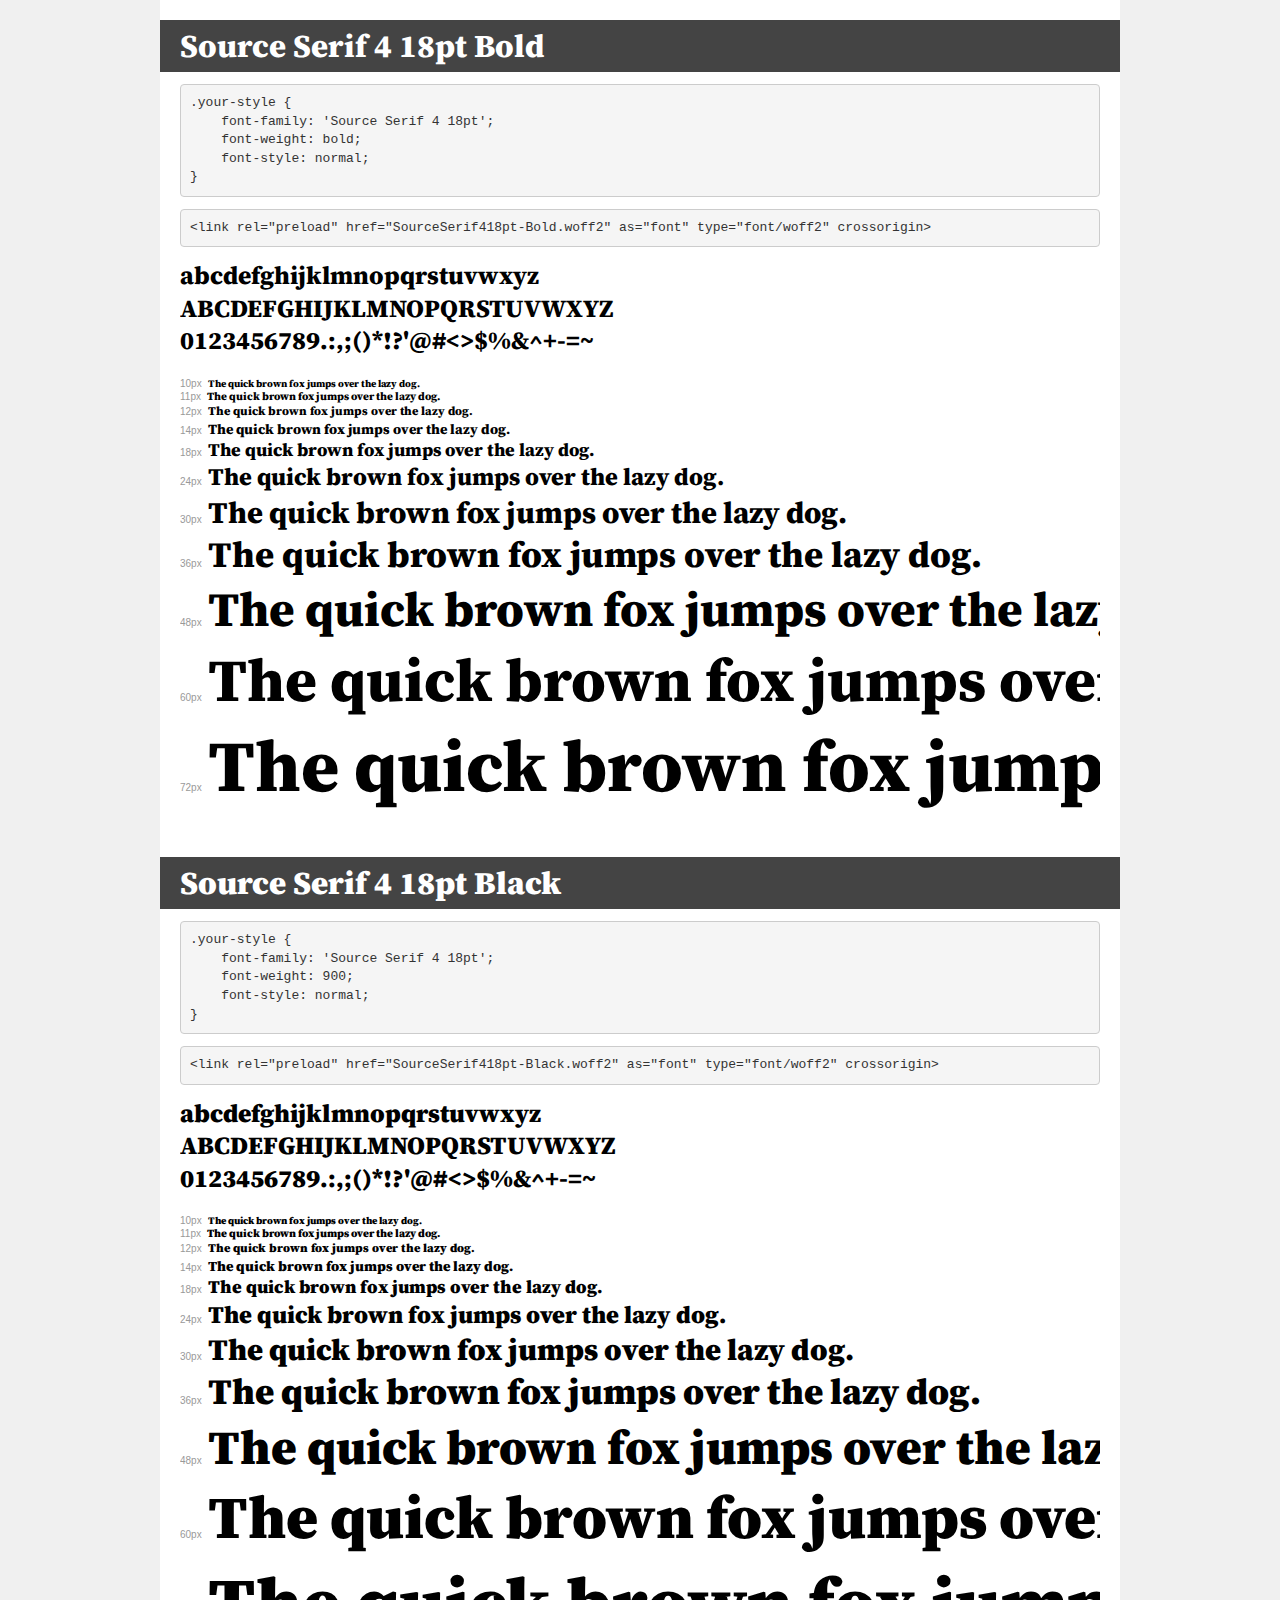
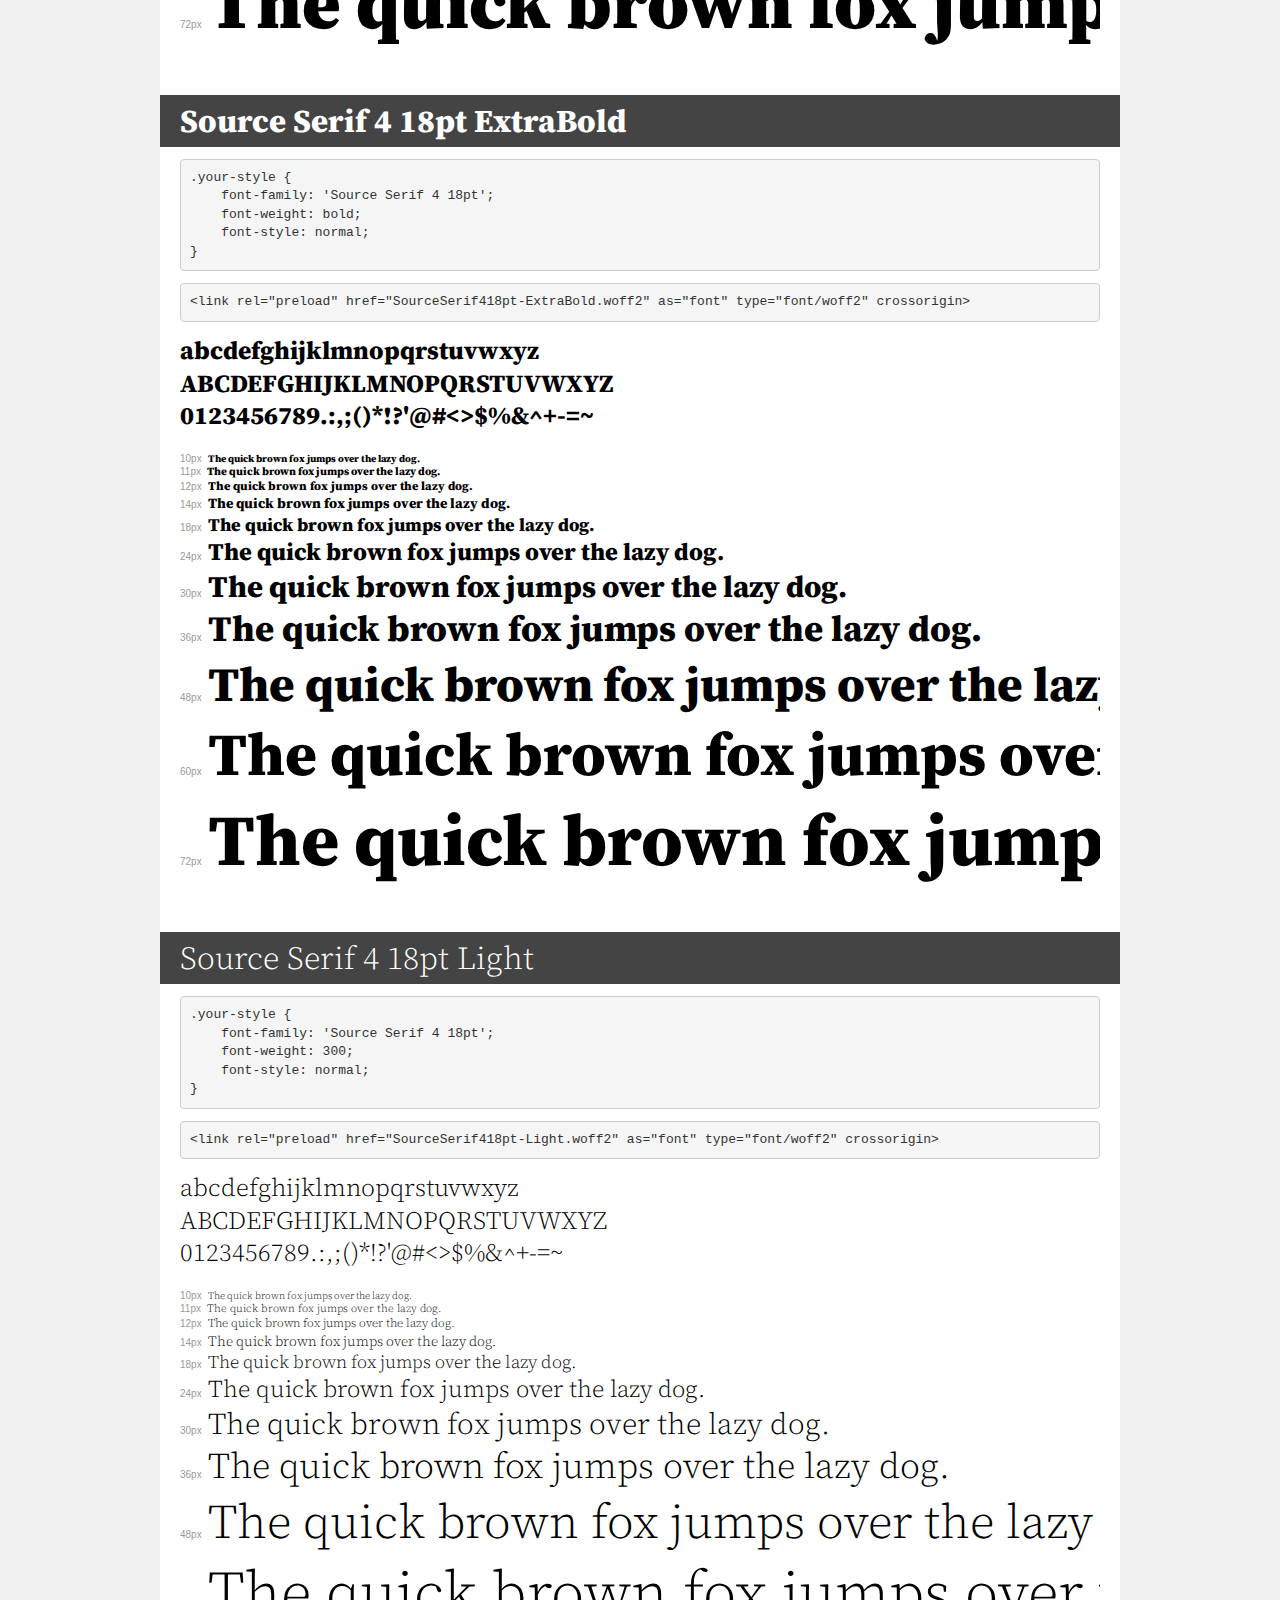
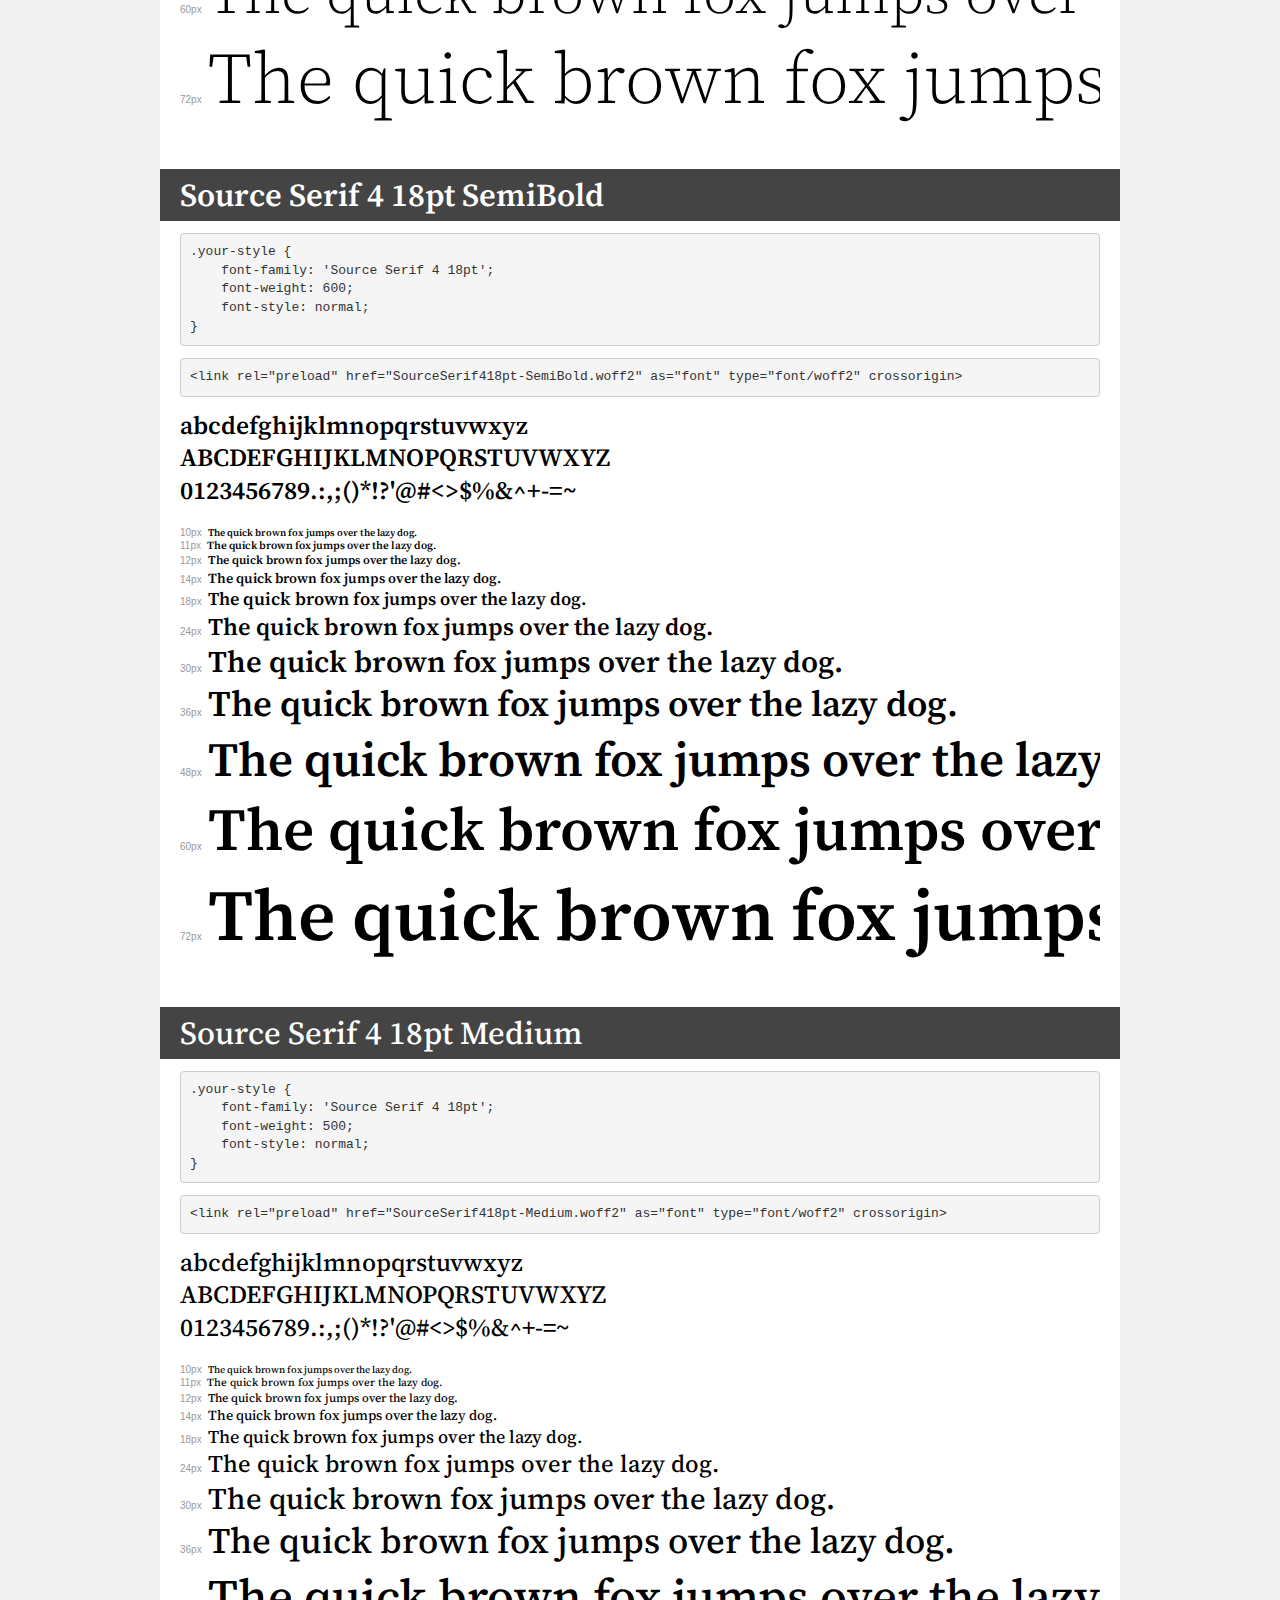
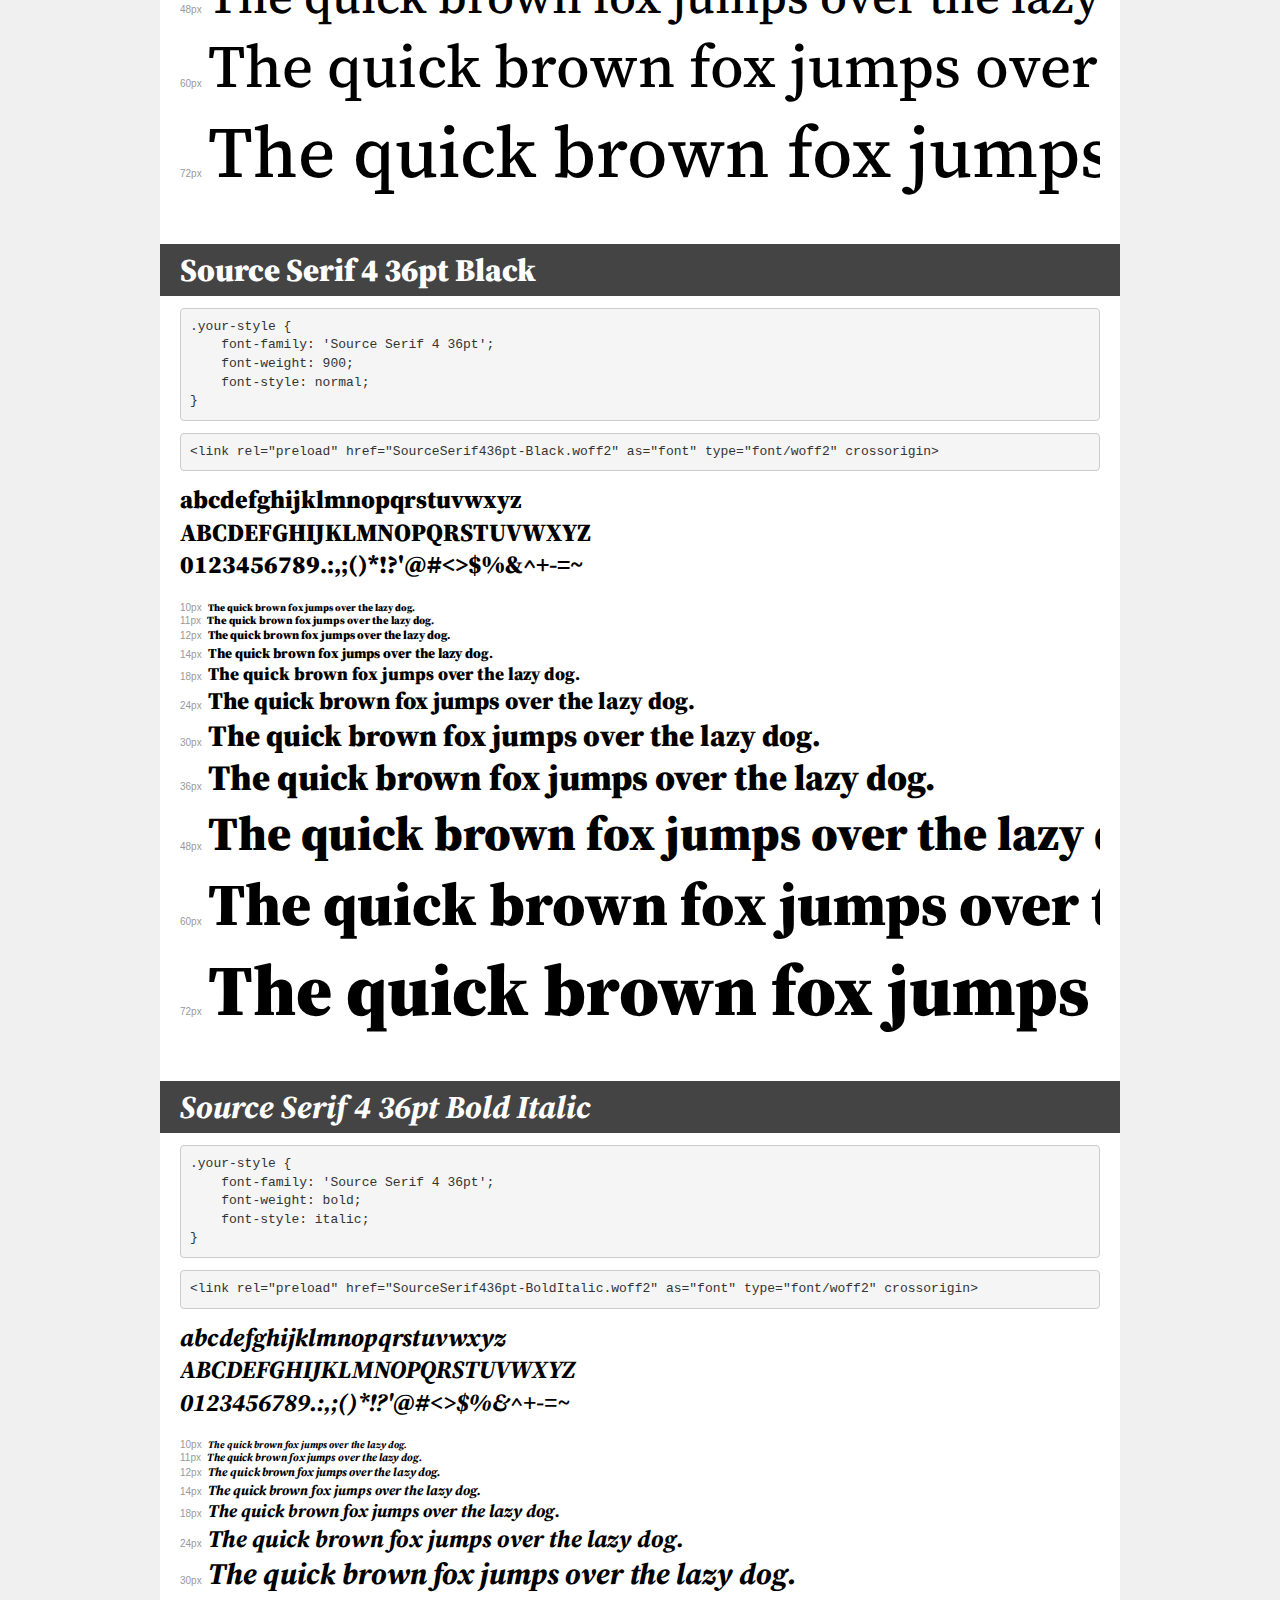
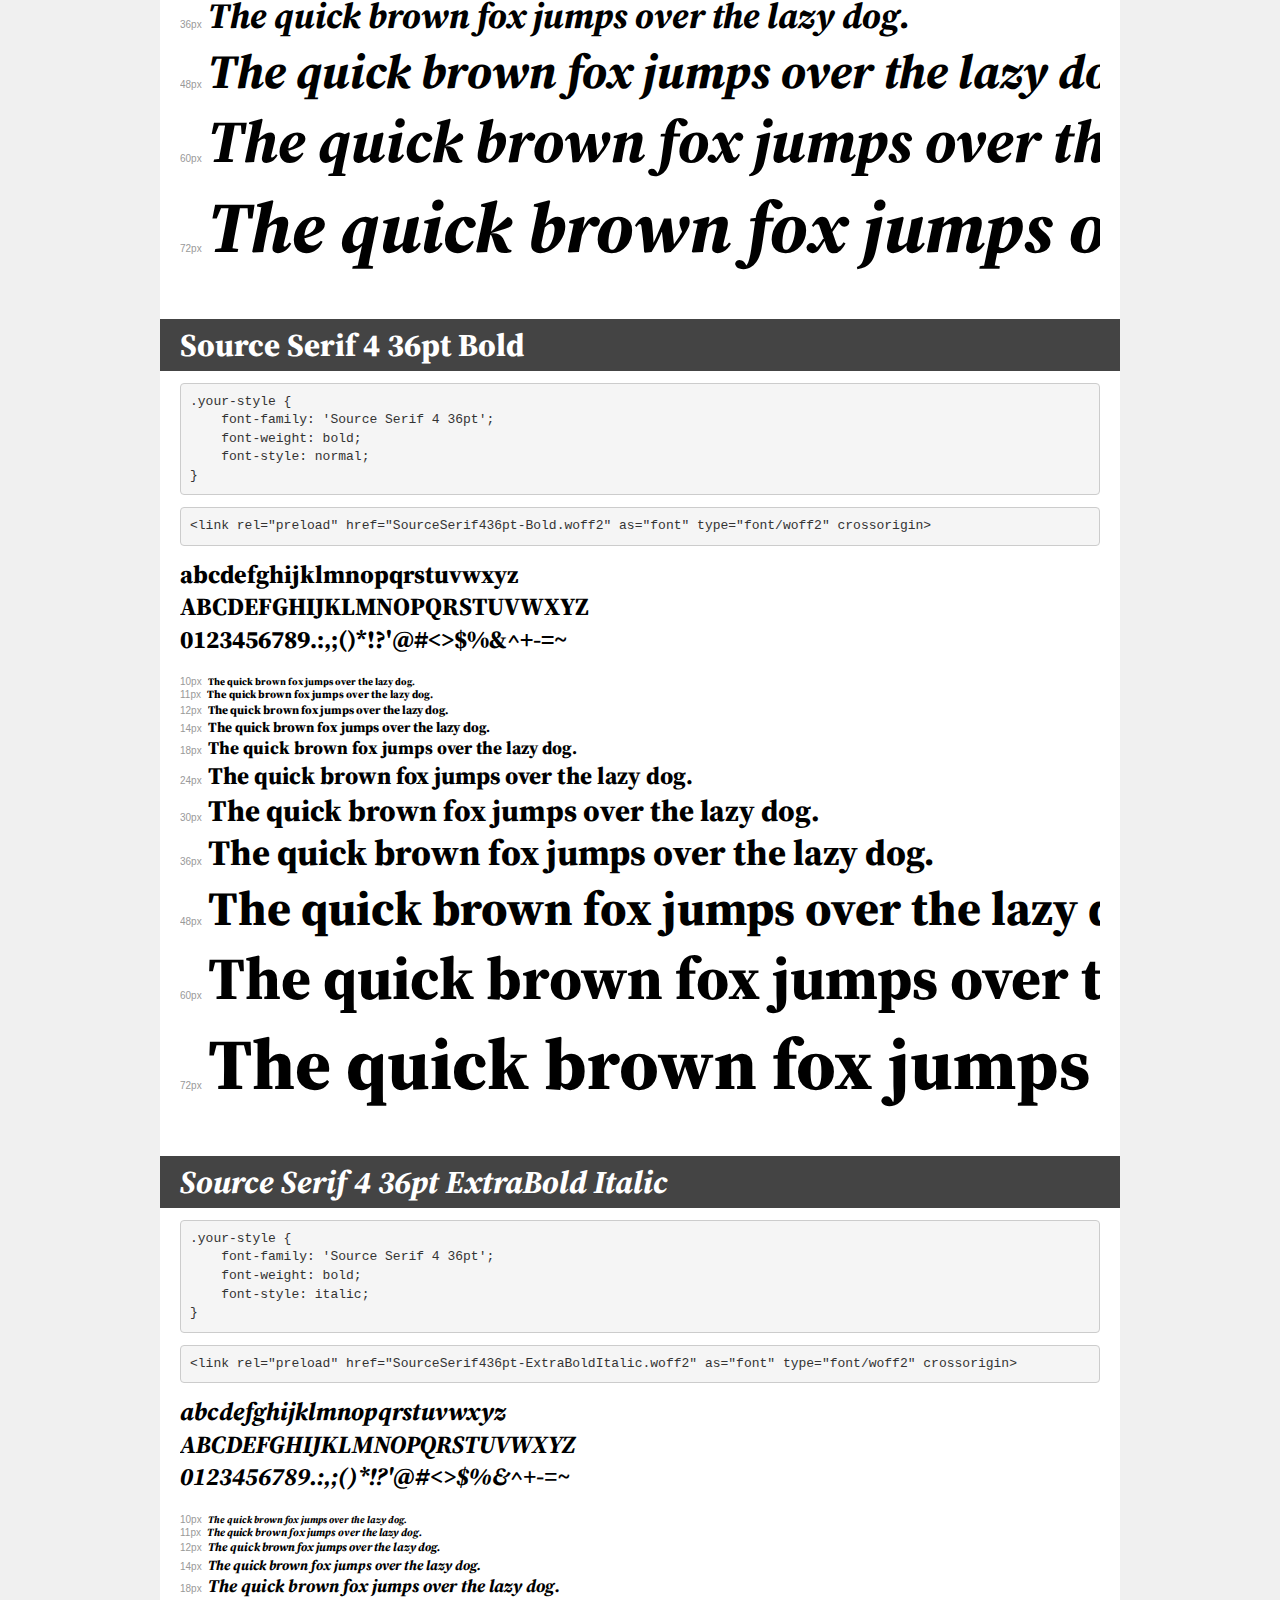
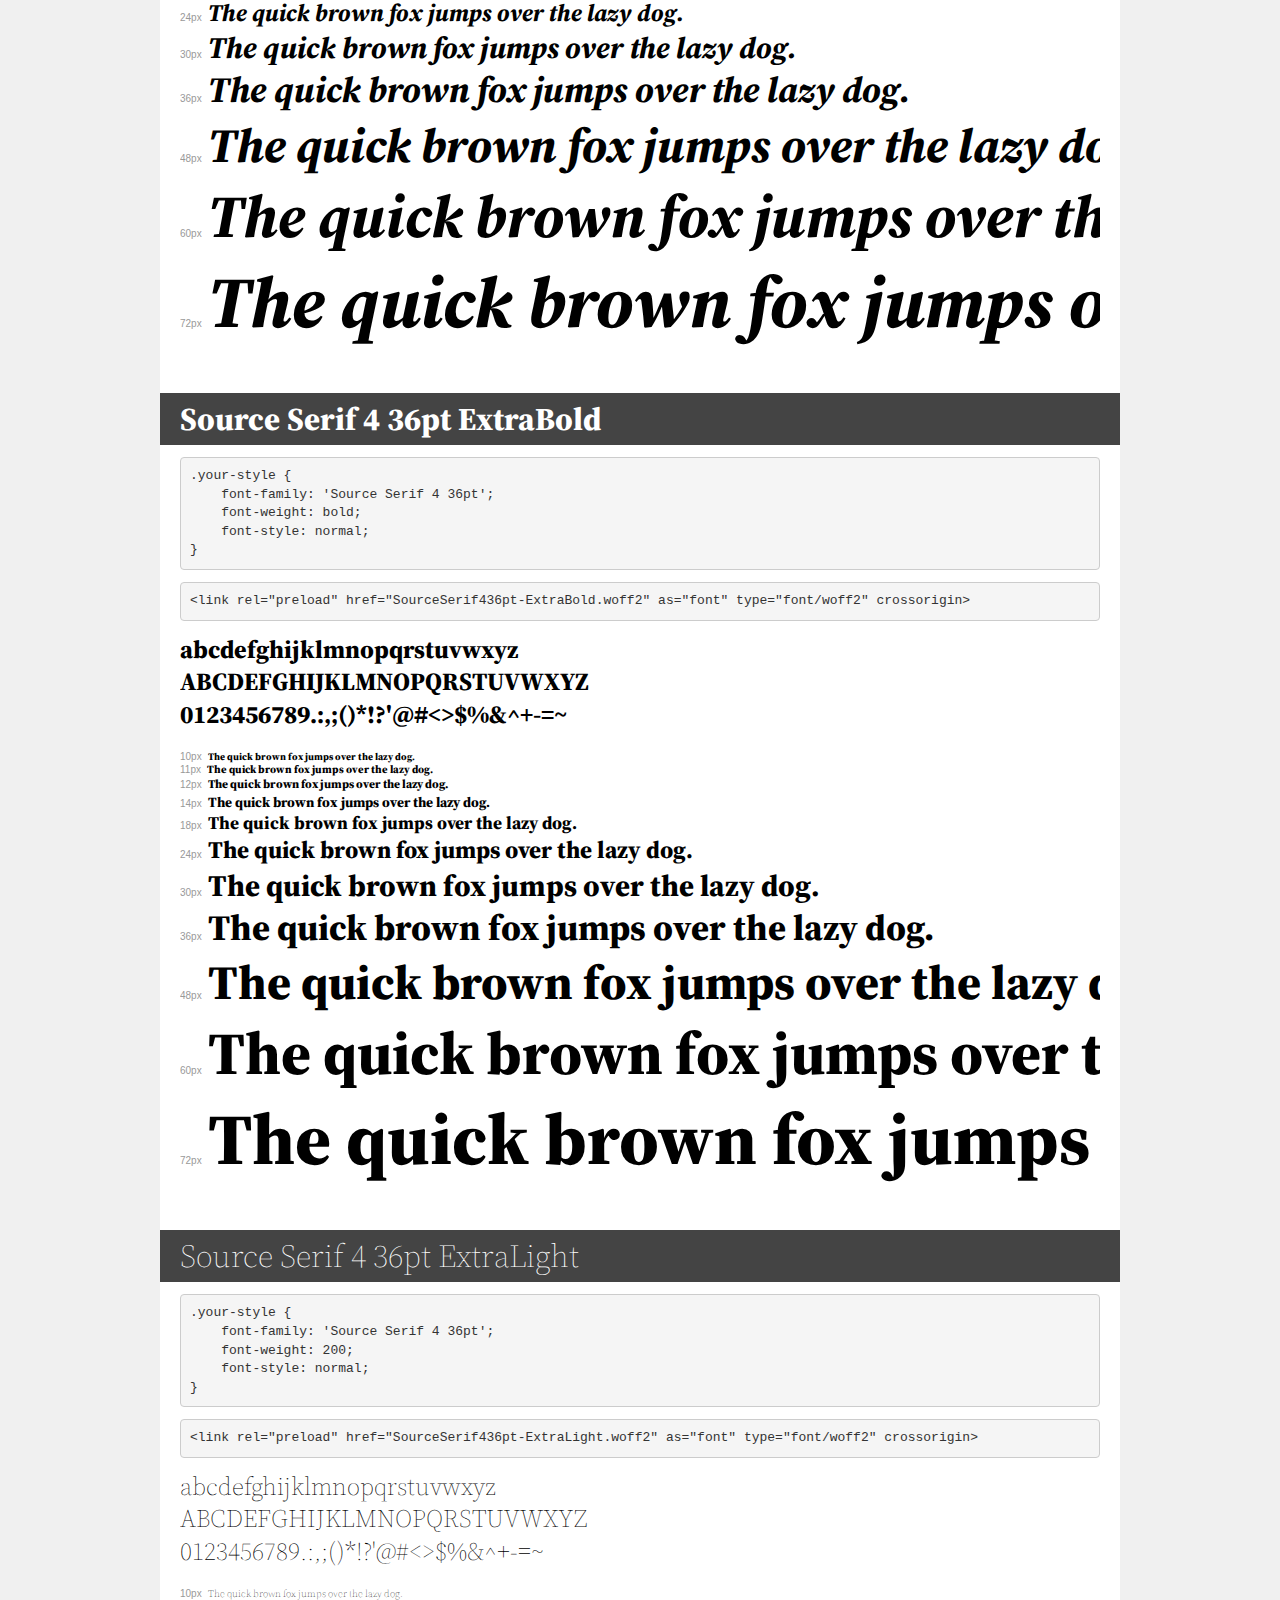
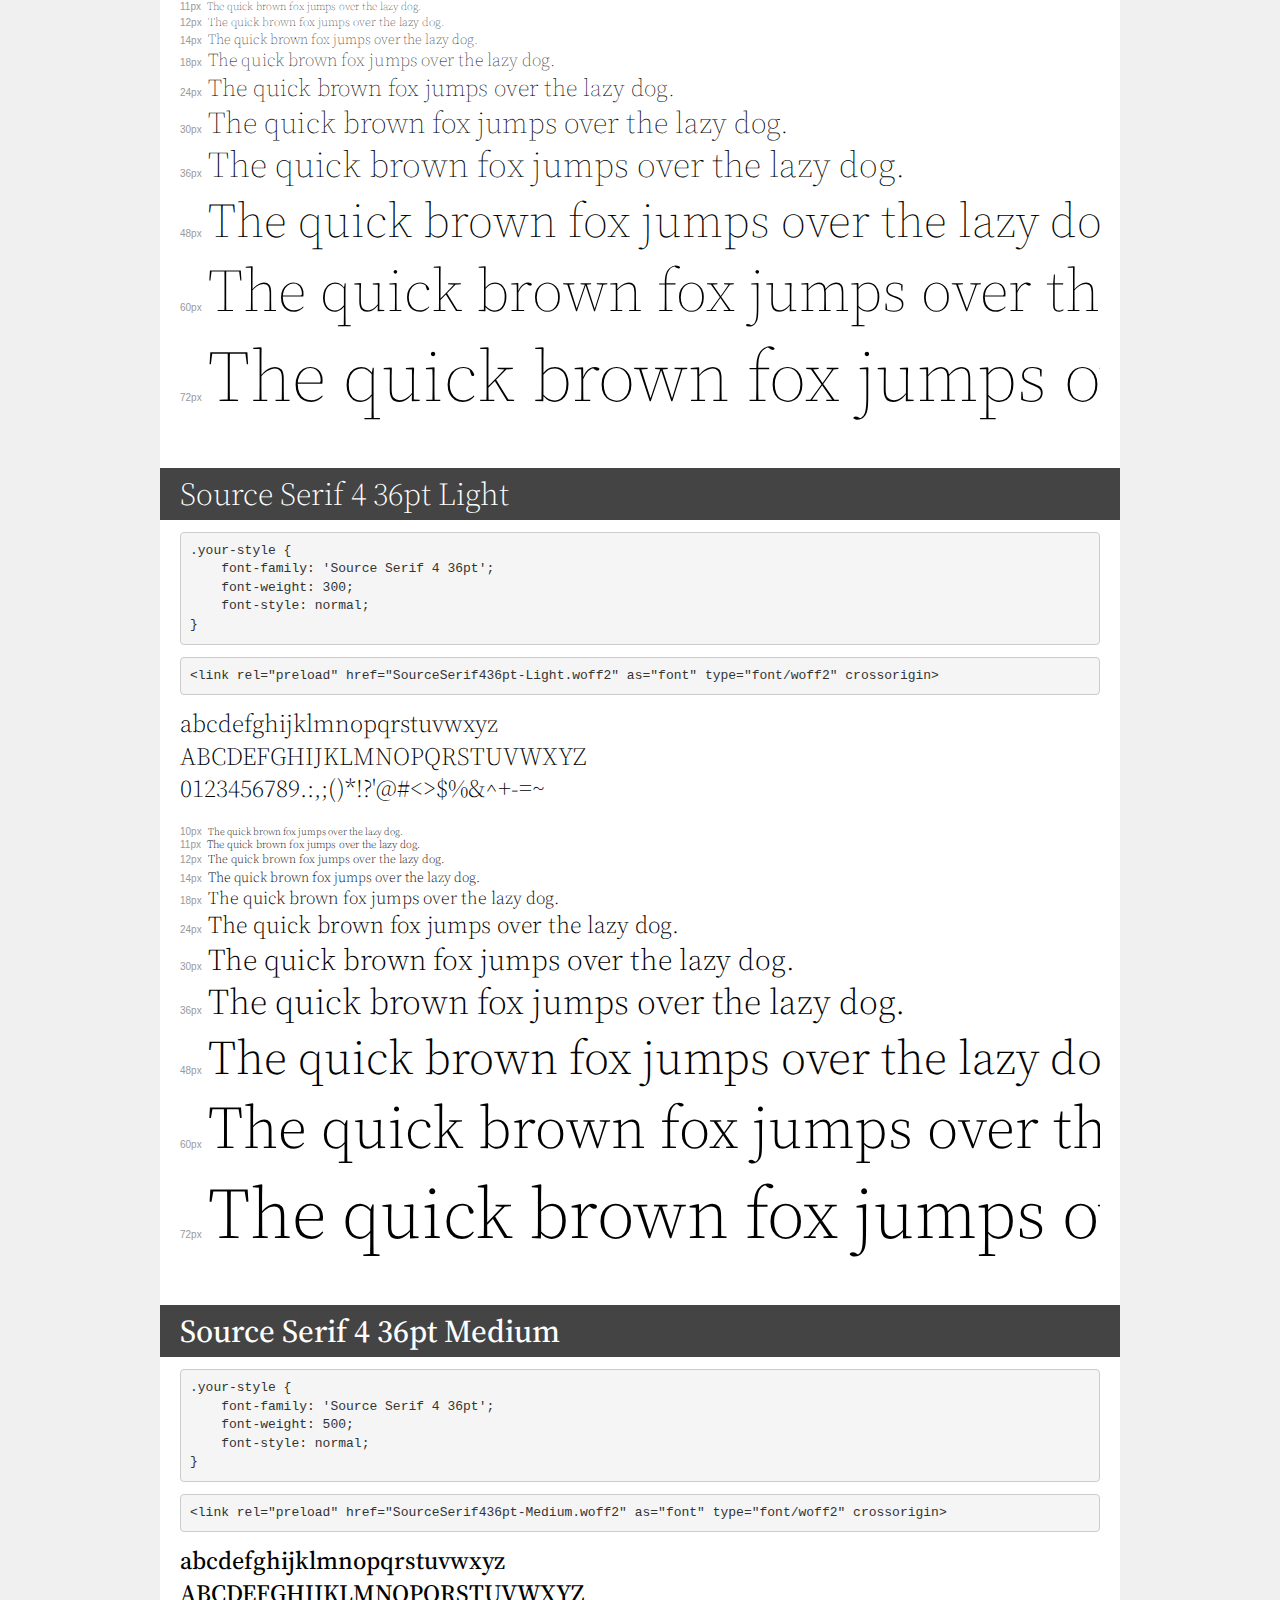
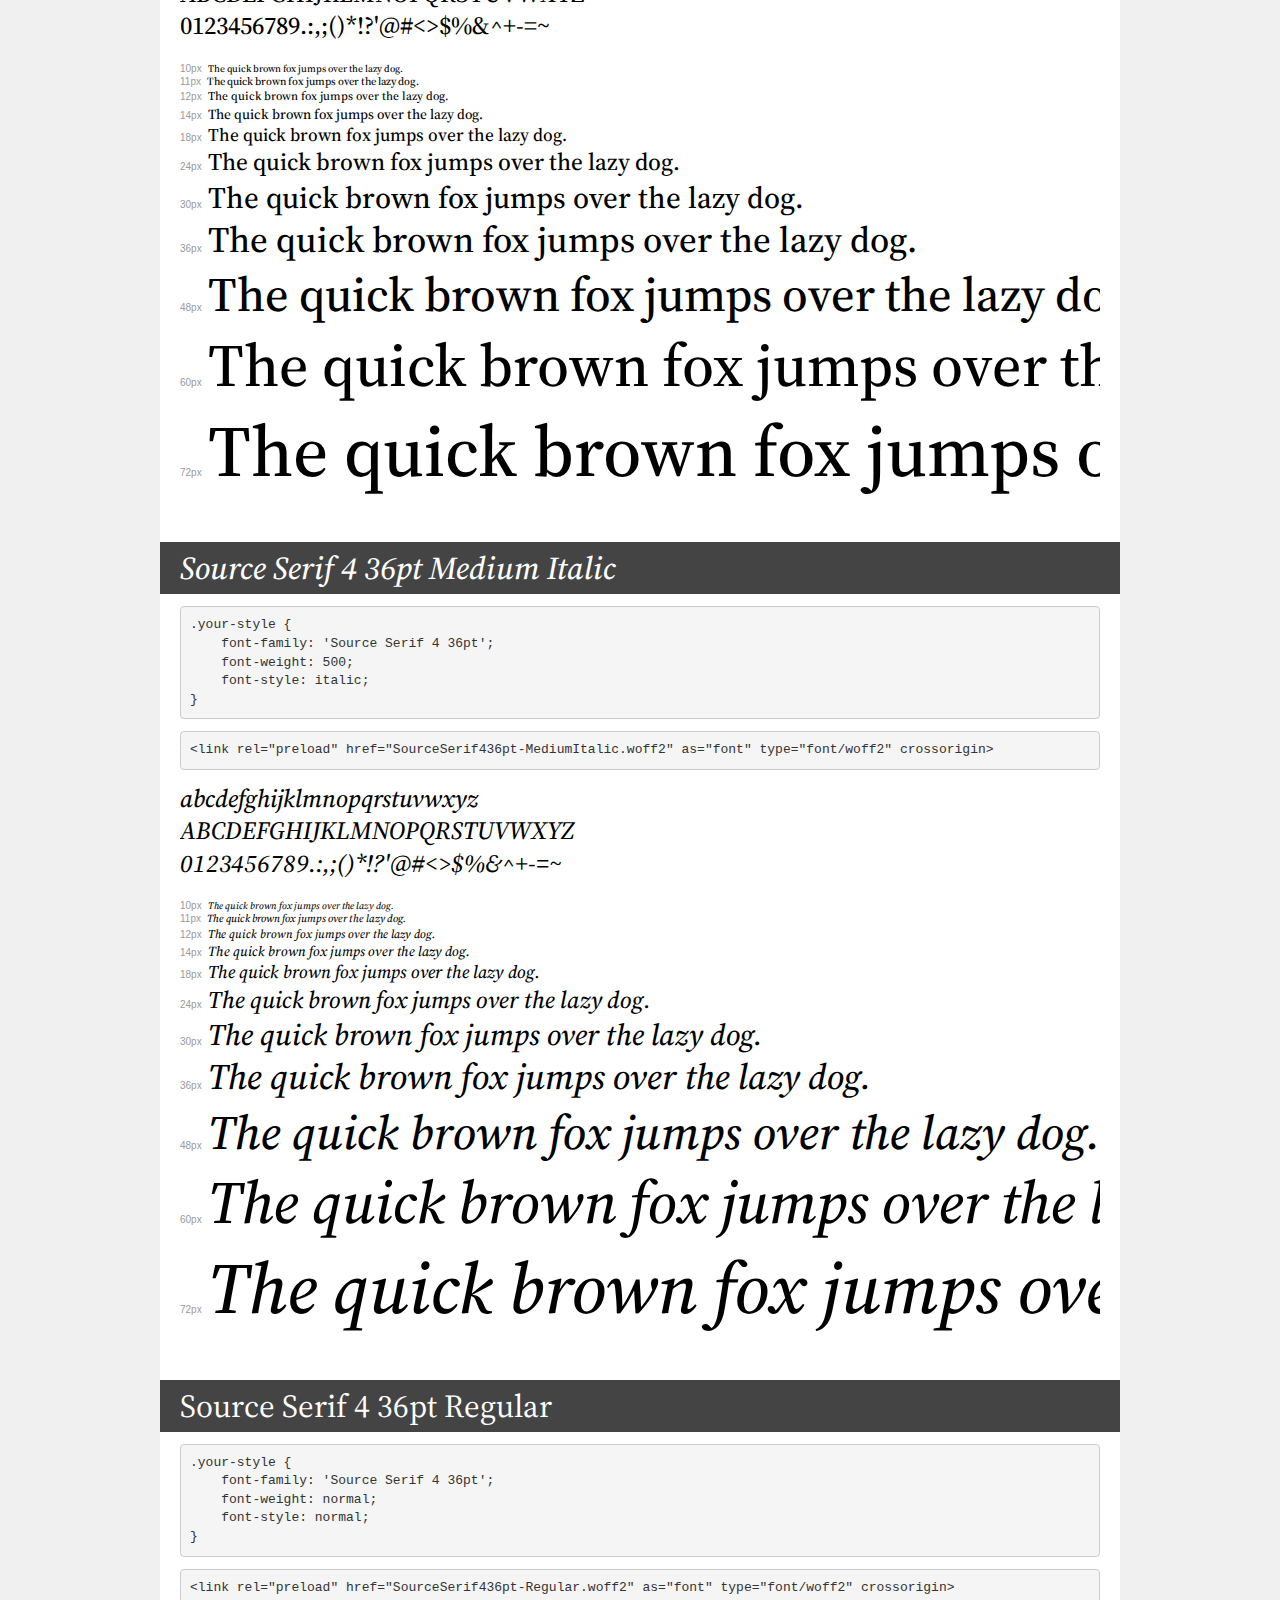
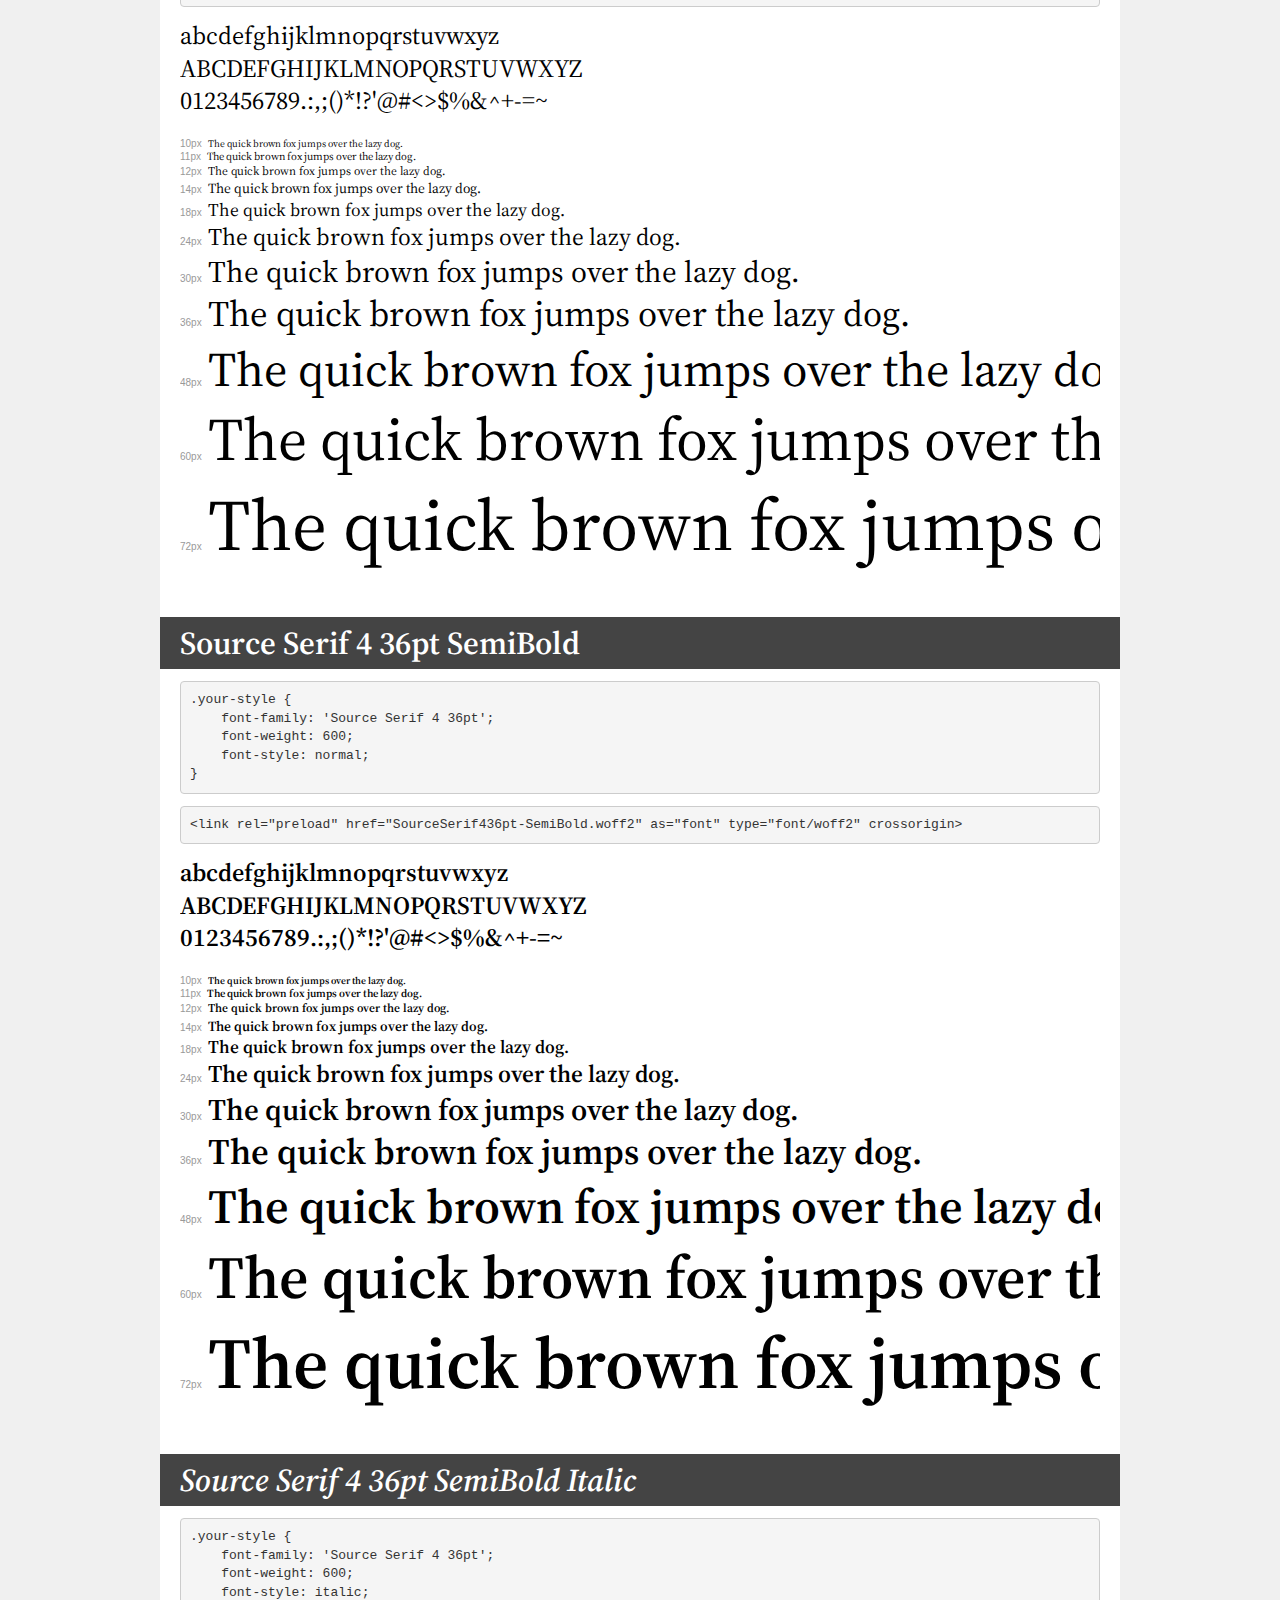
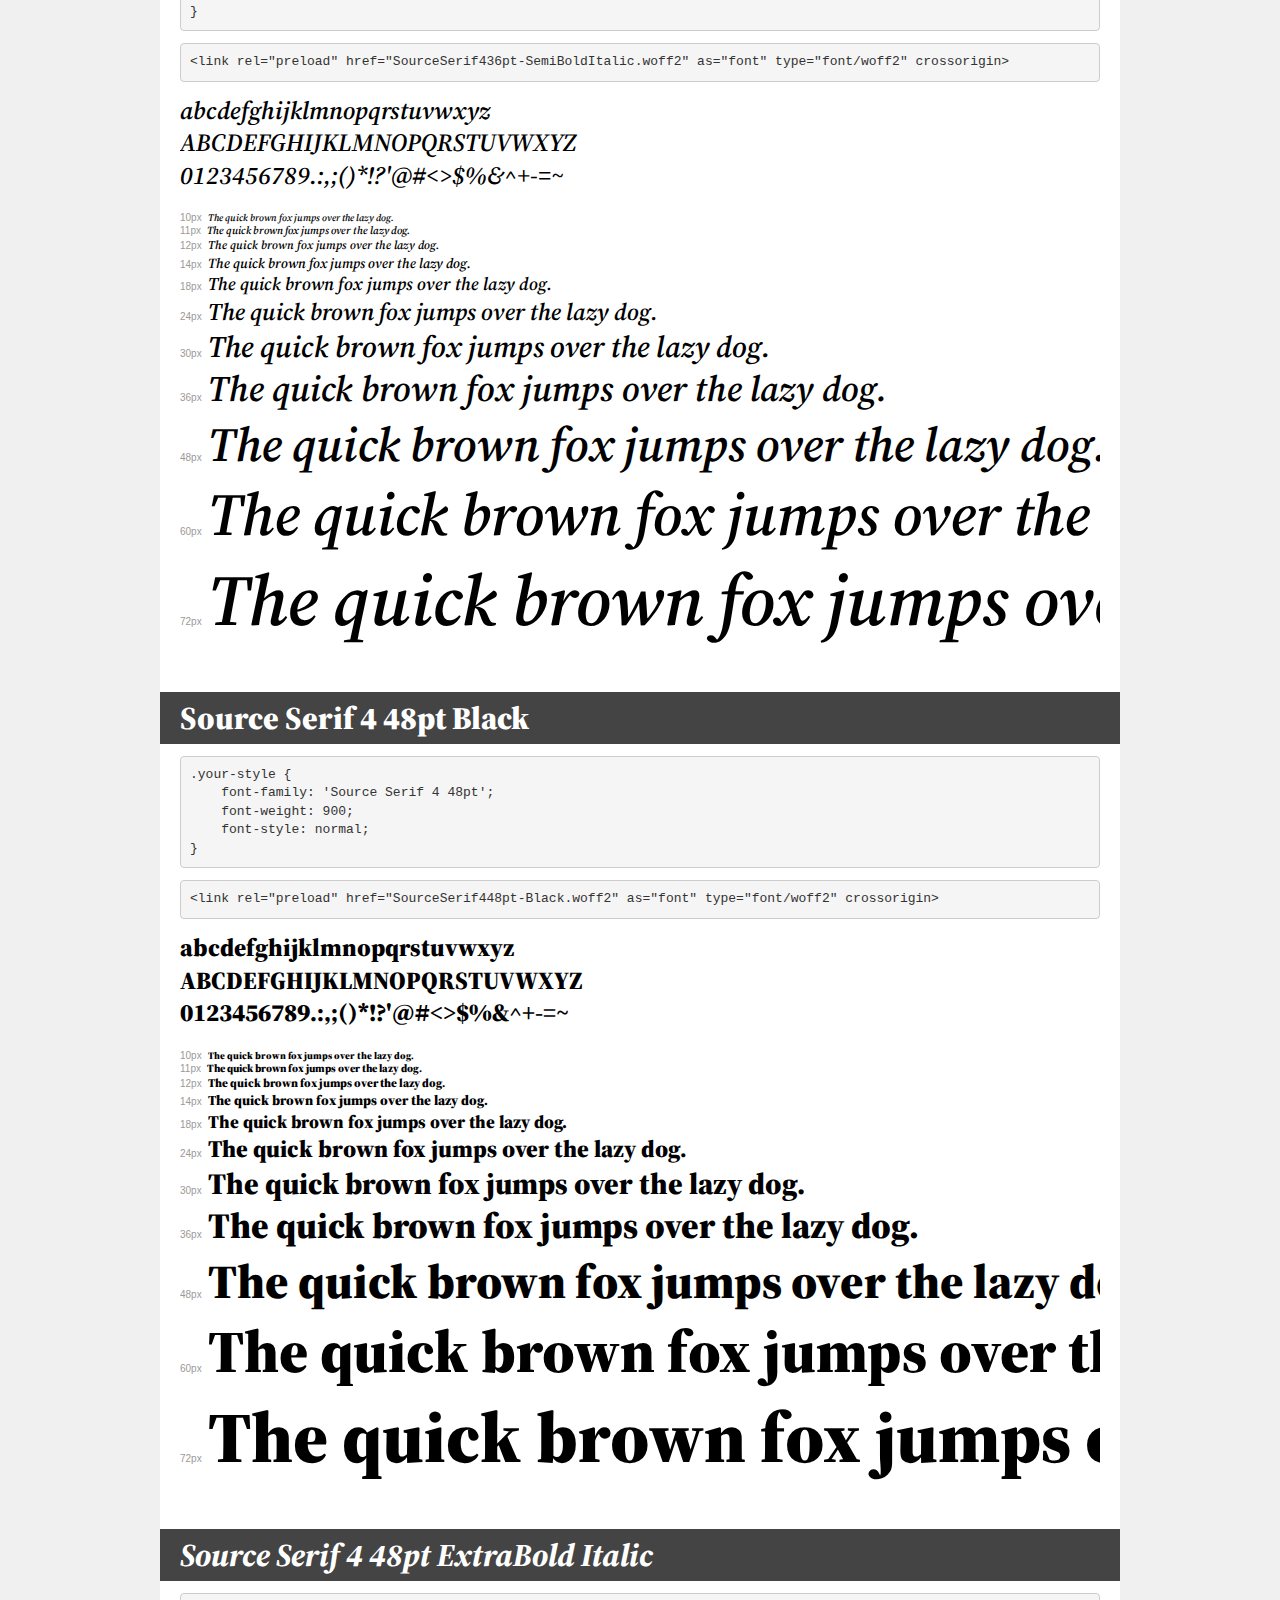
<file: fonts/Source_Serif_4/demo.html>
<!DOCTYPE html>
<html lang="en">
<head>
    <meta charset="utf-8">
    <meta http-equiv="X-UA-Compatible" content="IE=edge">
    <meta name="viewport" content="width=device-width, initial-scale=1">
    <meta name="robots" content="noindex, noarchive">
    <meta name="format-detection" content="telephone=no">
    <title>Transfonter demo</title>
    <link href="stylesheet.css" rel="stylesheet">
    <style>
        /*
        http://meyerweb.com/eric/tools/css/reset/
        v2.0 | 20110126
        License: none (public domain)
        */
        html, body, div, span, applet, object, iframe,
        h1, h2, h3, h4, h5, h6, p, blockquote, pre,
        a, abbr, acronym, address, big, cite, code,
        del, dfn, em, img, ins, kbd, q, s, samp,
        small, strike, strong, sub, sup, tt, var,
        b, u, i, center,
        dl, dt, dd, ol, ul, li,
        fieldset, form, label, legend,
        table, caption, tbody, tfoot, thead, tr, th, td,
        article, aside, canvas, details, embed,
        figure, figcaption, footer, header, hgroup,
        menu, nav, output, ruby, section, summary,
        time, mark, audio, video {
            margin: 0;
            padding: 0;
            border: 0;
            font-size: 100%;
            font: inherit;
            vertical-align: baseline;
        }
        /* HTML5 display-role reset for older browsers */
        article, aside, details, figcaption, figure,
        footer, header, hgroup, menu, nav, section {
            display: block;
        }
        body {
            line-height: 1;
        }
        ol, ul {
            list-style: none;
        }
        blockquote, q {
            quotes: none;
        }
        blockquote:before, blockquote:after,
        q:before, q:after {
            content: '';
            content: none;
        }
        table {
            border-collapse: collapse;
            border-spacing: 0;
        }
        /* demo styles */
        body {
            background: #f0f0f0;
            color: #000;
        }
        .page {
            background: #fff;
            width: 920px;
            margin: 0 auto;
            padding: 20px 20px 0 20px;
            overflow: hidden;
        }
        .font-container {
            overflow-x: auto;
            overflow-y: hidden;
            margin-bottom: 40px;
            line-height: 1.3;
            white-space: nowrap;
            padding-bottom: 5px;
        }
        h1 {
            position: relative;
            background: #444;
            font-size: 32px;
            color: #fff;
            padding: 10px 20px;
            margin: 0 -20px 12px -20px;
        }
        .letters {
            font-size: 25px;
            margin-bottom: 20px;
        }
        .s10:before {
            content: '10px';
        }
        .s11:before {
            content: '11px';
        }
        .s12:before {
            content: '12px';
        }
        .s14:before {
            content: '14px';
        }
        .s18:before {
            content: '18px';
        }
        .s24:before {
            content: '24px';
        }
        .s30:before {
            content: '30px';
        }
        .s36:before {
            content: '36px';
        }
        .s48:before {
            content: '48px';
        }
        .s60:before {
            content: '60px';
        }
        .s72:before {
            content: '72px';
        }
        .s10:before, .s11:before, .s12:before, .s14:before,
        .s18:before, .s24:before, .s30:before, .s36:before,
        .s48:before, .s60:before, .s72:before {
            font-family: Arial, sans-serif;
            font-size: 10px;
            font-weight: normal;
            font-style: normal;
            color: #999;
            padding-right: 6px;
        }
        pre {
            display: block;
            padding: 9px;
            margin: 0 0 12px;
            font-family: Monaco, Menlo, Consolas, "Courier New", monospace;
            font-size: 13px;
            line-height: 1.428571429;
            color: #333;
            font-weight: normal;
            font-style: normal;
            background-color: #f5f5f5;
            border: 1px solid #ccc;
            overflow-x: auto;
            border-radius: 4px;
        }
        /* responsive */
        @media (max-width: 959px) {
            .page {
                width: auto;
                margin: 0;
            }
        }
    </style>
</head>
<body>
<div class="page">
    <div class="demo">
        <h1 style="font-family: 'Source Serif 4 18pt'; font-weight: bold; font-style: normal;">Source Serif 4 18pt Bold</h1>
        <pre title="Usage">.your-style {
    font-family: 'Source Serif 4 18pt';
    font-weight: bold;
    font-style: normal;
}</pre>
        <pre title="Preload (optional)">
&lt;link rel=&quot;preload&quot; href=&quot;SourceSerif418pt-Bold.woff2&quot; as=&quot;font&quot; type=&quot;font/woff2&quot; crossorigin&gt;</pre>
        <div class="font-container" style="font-family: 'Source Serif 4 18pt'; font-weight: bold; font-style: normal;">
            <p class="letters">
                abcdefghijklmnopqrstuvwxyz<br>
ABCDEFGHIJKLMNOPQRSTUVWXYZ<br>
                0123456789.:,;()*!?'@#&lt;&gt;$%&^+-=~
            </p>
            <p class="s10" style="font-size: 10px;">The quick brown fox jumps over the lazy dog.</p>
            <p class="s11" style="font-size: 11px;">The quick brown fox jumps over the lazy dog.</p>
            <p class="s12" style="font-size: 12px;">The quick brown fox jumps over the lazy dog.</p>
            <p class="s14" style="font-size: 14px;">The quick brown fox jumps over the lazy dog.</p>
            <p class="s18" style="font-size: 18px;">The quick brown fox jumps over the lazy dog.</p>
            <p class="s24" style="font-size: 24px;">The quick brown fox jumps over the lazy dog.</p>
            <p class="s30" style="font-size: 30px;">The quick brown fox jumps over the lazy dog.</p>
            <p class="s36" style="font-size: 36px;">The quick brown fox jumps over the lazy dog.</p>
            <p class="s48" style="font-size: 48px;">The quick brown fox jumps over the lazy dog.</p>
            <p class="s60" style="font-size: 60px;">The quick brown fox jumps over the lazy dog.</p>
            <p class="s72" style="font-size: 72px;">The quick brown fox jumps over the lazy dog.</p>
        </div>
    </div>

    <div class="demo">
        <h1 style="font-family: 'Source Serif 4 18pt'; font-weight: 900; font-style: normal;">Source Serif 4 18pt Black</h1>
        <pre title="Usage">.your-style {
    font-family: 'Source Serif 4 18pt';
    font-weight: 900;
    font-style: normal;
}</pre>
        <pre title="Preload (optional)">
&lt;link rel=&quot;preload&quot; href=&quot;SourceSerif418pt-Black.woff2&quot; as=&quot;font&quot; type=&quot;font/woff2&quot; crossorigin&gt;</pre>
        <div class="font-container" style="font-family: 'Source Serif 4 18pt'; font-weight: 900; font-style: normal;">
            <p class="letters">
                abcdefghijklmnopqrstuvwxyz<br>
ABCDEFGHIJKLMNOPQRSTUVWXYZ<br>
                0123456789.:,;()*!?'@#&lt;&gt;$%&^+-=~
            </p>
            <p class="s10" style="font-size: 10px;">The quick brown fox jumps over the lazy dog.</p>
            <p class="s11" style="font-size: 11px;">The quick brown fox jumps over the lazy dog.</p>
            <p class="s12" style="font-size: 12px;">The quick brown fox jumps over the lazy dog.</p>
            <p class="s14" style="font-size: 14px;">The quick brown fox jumps over the lazy dog.</p>
            <p class="s18" style="font-size: 18px;">The quick brown fox jumps over the lazy dog.</p>
            <p class="s24" style="font-size: 24px;">The quick brown fox jumps over the lazy dog.</p>
            <p class="s30" style="font-size: 30px;">The quick brown fox jumps over the lazy dog.</p>
            <p class="s36" style="font-size: 36px;">The quick brown fox jumps over the lazy dog.</p>
            <p class="s48" style="font-size: 48px;">The quick brown fox jumps over the lazy dog.</p>
            <p class="s60" style="font-size: 60px;">The quick brown fox jumps over the lazy dog.</p>
            <p class="s72" style="font-size: 72px;">The quick brown fox jumps over the lazy dog.</p>
        </div>
    </div>

    <div class="demo">
        <h1 style="font-family: 'Source Serif 4 18pt'; font-weight: bold; font-style: normal;">Source Serif 4 18pt ExtraBold</h1>
        <pre title="Usage">.your-style {
    font-family: 'Source Serif 4 18pt';
    font-weight: bold;
    font-style: normal;
}</pre>
        <pre title="Preload (optional)">
&lt;link rel=&quot;preload&quot; href=&quot;SourceSerif418pt-ExtraBold.woff2&quot; as=&quot;font&quot; type=&quot;font/woff2&quot; crossorigin&gt;</pre>
        <div class="font-container" style="font-family: 'Source Serif 4 18pt'; font-weight: bold; font-style: normal;">
            <p class="letters">
                abcdefghijklmnopqrstuvwxyz<br>
ABCDEFGHIJKLMNOPQRSTUVWXYZ<br>
                0123456789.:,;()*!?'@#&lt;&gt;$%&^+-=~
            </p>
            <p class="s10" style="font-size: 10px;">The quick brown fox jumps over the lazy dog.</p>
            <p class="s11" style="font-size: 11px;">The quick brown fox jumps over the lazy dog.</p>
            <p class="s12" style="font-size: 12px;">The quick brown fox jumps over the lazy dog.</p>
            <p class="s14" style="font-size: 14px;">The quick brown fox jumps over the lazy dog.</p>
            <p class="s18" style="font-size: 18px;">The quick brown fox jumps over the lazy dog.</p>
            <p class="s24" style="font-size: 24px;">The quick brown fox jumps over the lazy dog.</p>
            <p class="s30" style="font-size: 30px;">The quick brown fox jumps over the lazy dog.</p>
            <p class="s36" style="font-size: 36px;">The quick brown fox jumps over the lazy dog.</p>
            <p class="s48" style="font-size: 48px;">The quick brown fox jumps over the lazy dog.</p>
            <p class="s60" style="font-size: 60px;">The quick brown fox jumps over the lazy dog.</p>
            <p class="s72" style="font-size: 72px;">The quick brown fox jumps over the lazy dog.</p>
        </div>
    </div>

    <div class="demo">
        <h1 style="font-family: 'Source Serif 4 18pt'; font-weight: 300; font-style: normal;">Source Serif 4 18pt Light</h1>
        <pre title="Usage">.your-style {
    font-family: 'Source Serif 4 18pt';
    font-weight: 300;
    font-style: normal;
}</pre>
        <pre title="Preload (optional)">
&lt;link rel=&quot;preload&quot; href=&quot;SourceSerif418pt-Light.woff2&quot; as=&quot;font&quot; type=&quot;font/woff2&quot; crossorigin&gt;</pre>
        <div class="font-container" style="font-family: 'Source Serif 4 18pt'; font-weight: 300; font-style: normal;">
            <p class="letters">
                abcdefghijklmnopqrstuvwxyz<br>
ABCDEFGHIJKLMNOPQRSTUVWXYZ<br>
                0123456789.:,;()*!?'@#&lt;&gt;$%&^+-=~
            </p>
            <p class="s10" style="font-size: 10px;">The quick brown fox jumps over the lazy dog.</p>
            <p class="s11" style="font-size: 11px;">The quick brown fox jumps over the lazy dog.</p>
            <p class="s12" style="font-size: 12px;">The quick brown fox jumps over the lazy dog.</p>
            <p class="s14" style="font-size: 14px;">The quick brown fox jumps over the lazy dog.</p>
            <p class="s18" style="font-size: 18px;">The quick brown fox jumps over the lazy dog.</p>
            <p class="s24" style="font-size: 24px;">The quick brown fox jumps over the lazy dog.</p>
            <p class="s30" style="font-size: 30px;">The quick brown fox jumps over the lazy dog.</p>
            <p class="s36" style="font-size: 36px;">The quick brown fox jumps over the lazy dog.</p>
            <p class="s48" style="font-size: 48px;">The quick brown fox jumps over the lazy dog.</p>
            <p class="s60" style="font-size: 60px;">The quick brown fox jumps over the lazy dog.</p>
            <p class="s72" style="font-size: 72px;">The quick brown fox jumps over the lazy dog.</p>
        </div>
    </div>

    <div class="demo">
        <h1 style="font-family: 'Source Serif 4 18pt'; font-weight: 600; font-style: normal;">Source Serif 4 18pt SemiBold</h1>
        <pre title="Usage">.your-style {
    font-family: 'Source Serif 4 18pt';
    font-weight: 600;
    font-style: normal;
}</pre>
        <pre title="Preload (optional)">
&lt;link rel=&quot;preload&quot; href=&quot;SourceSerif418pt-SemiBold.woff2&quot; as=&quot;font&quot; type=&quot;font/woff2&quot; crossorigin&gt;</pre>
        <div class="font-container" style="font-family: 'Source Serif 4 18pt'; font-weight: 600; font-style: normal;">
            <p class="letters">
                abcdefghijklmnopqrstuvwxyz<br>
ABCDEFGHIJKLMNOPQRSTUVWXYZ<br>
                0123456789.:,;()*!?'@#&lt;&gt;$%&^+-=~
            </p>
            <p class="s10" style="font-size: 10px;">The quick brown fox jumps over the lazy dog.</p>
            <p class="s11" style="font-size: 11px;">The quick brown fox jumps over the lazy dog.</p>
            <p class="s12" style="font-size: 12px;">The quick brown fox jumps over the lazy dog.</p>
            <p class="s14" style="font-size: 14px;">The quick brown fox jumps over the lazy dog.</p>
            <p class="s18" style="font-size: 18px;">The quick brown fox jumps over the lazy dog.</p>
            <p class="s24" style="font-size: 24px;">The quick brown fox jumps over the lazy dog.</p>
            <p class="s30" style="font-size: 30px;">The quick brown fox jumps over the lazy dog.</p>
            <p class="s36" style="font-size: 36px;">The quick brown fox jumps over the lazy dog.</p>
            <p class="s48" style="font-size: 48px;">The quick brown fox jumps over the lazy dog.</p>
            <p class="s60" style="font-size: 60px;">The quick brown fox jumps over the lazy dog.</p>
            <p class="s72" style="font-size: 72px;">The quick brown fox jumps over the lazy dog.</p>
        </div>
    </div>

    <div class="demo">
        <h1 style="font-family: 'Source Serif 4 18pt'; font-weight: 500; font-style: normal;">Source Serif 4 18pt Medium</h1>
        <pre title="Usage">.your-style {
    font-family: 'Source Serif 4 18pt';
    font-weight: 500;
    font-style: normal;
}</pre>
        <pre title="Preload (optional)">
&lt;link rel=&quot;preload&quot; href=&quot;SourceSerif418pt-Medium.woff2&quot; as=&quot;font&quot; type=&quot;font/woff2&quot; crossorigin&gt;</pre>
        <div class="font-container" style="font-family: 'Source Serif 4 18pt'; font-weight: 500; font-style: normal;">
            <p class="letters">
                abcdefghijklmnopqrstuvwxyz<br>
ABCDEFGHIJKLMNOPQRSTUVWXYZ<br>
                0123456789.:,;()*!?'@#&lt;&gt;$%&^+-=~
            </p>
            <p class="s10" style="font-size: 10px;">The quick brown fox jumps over the lazy dog.</p>
            <p class="s11" style="font-size: 11px;">The quick brown fox jumps over the lazy dog.</p>
            <p class="s12" style="font-size: 12px;">The quick brown fox jumps over the lazy dog.</p>
            <p class="s14" style="font-size: 14px;">The quick brown fox jumps over the lazy dog.</p>
            <p class="s18" style="font-size: 18px;">The quick brown fox jumps over the lazy dog.</p>
            <p class="s24" style="font-size: 24px;">The quick brown fox jumps over the lazy dog.</p>
            <p class="s30" style="font-size: 30px;">The quick brown fox jumps over the lazy dog.</p>
            <p class="s36" style="font-size: 36px;">The quick brown fox jumps over the lazy dog.</p>
            <p class="s48" style="font-size: 48px;">The quick brown fox jumps over the lazy dog.</p>
            <p class="s60" style="font-size: 60px;">The quick brown fox jumps over the lazy dog.</p>
            <p class="s72" style="font-size: 72px;">The quick brown fox jumps over the lazy dog.</p>
        </div>
    </div>

    <div class="demo">
        <h1 style="font-family: 'Source Serif 4 36pt'; font-weight: 900; font-style: normal;">Source Serif 4 36pt Black</h1>
        <pre title="Usage">.your-style {
    font-family: 'Source Serif 4 36pt';
    font-weight: 900;
    font-style: normal;
}</pre>
        <pre title="Preload (optional)">
&lt;link rel=&quot;preload&quot; href=&quot;SourceSerif436pt-Black.woff2&quot; as=&quot;font&quot; type=&quot;font/woff2&quot; crossorigin&gt;</pre>
        <div class="font-container" style="font-family: 'Source Serif 4 36pt'; font-weight: 900; font-style: normal;">
            <p class="letters">
                abcdefghijklmnopqrstuvwxyz<br>
ABCDEFGHIJKLMNOPQRSTUVWXYZ<br>
                0123456789.:,;()*!?'@#&lt;&gt;$%&^+-=~
            </p>
            <p class="s10" style="font-size: 10px;">The quick brown fox jumps over the lazy dog.</p>
            <p class="s11" style="font-size: 11px;">The quick brown fox jumps over the lazy dog.</p>
            <p class="s12" style="font-size: 12px;">The quick brown fox jumps over the lazy dog.</p>
            <p class="s14" style="font-size: 14px;">The quick brown fox jumps over the lazy dog.</p>
            <p class="s18" style="font-size: 18px;">The quick brown fox jumps over the lazy dog.</p>
            <p class="s24" style="font-size: 24px;">The quick brown fox jumps over the lazy dog.</p>
            <p class="s30" style="font-size: 30px;">The quick brown fox jumps over the lazy dog.</p>
            <p class="s36" style="font-size: 36px;">The quick brown fox jumps over the lazy dog.</p>
            <p class="s48" style="font-size: 48px;">The quick brown fox jumps over the lazy dog.</p>
            <p class="s60" style="font-size: 60px;">The quick brown fox jumps over the lazy dog.</p>
            <p class="s72" style="font-size: 72px;">The quick brown fox jumps over the lazy dog.</p>
        </div>
    </div>

    <div class="demo">
        <h1 style="font-family: 'Source Serif 4 36pt'; font-weight: bold; font-style: italic;">Source Serif 4 36pt Bold Italic</h1>
        <pre title="Usage">.your-style {
    font-family: 'Source Serif 4 36pt';
    font-weight: bold;
    font-style: italic;
}</pre>
        <pre title="Preload (optional)">
&lt;link rel=&quot;preload&quot; href=&quot;SourceSerif436pt-BoldItalic.woff2&quot; as=&quot;font&quot; type=&quot;font/woff2&quot; crossorigin&gt;</pre>
        <div class="font-container" style="font-family: 'Source Serif 4 36pt'; font-weight: bold; font-style: italic;">
            <p class="letters">
                abcdefghijklmnopqrstuvwxyz<br>
ABCDEFGHIJKLMNOPQRSTUVWXYZ<br>
                0123456789.:,;()*!?'@#&lt;&gt;$%&^+-=~
            </p>
            <p class="s10" style="font-size: 10px;">The quick brown fox jumps over the lazy dog.</p>
            <p class="s11" style="font-size: 11px;">The quick brown fox jumps over the lazy dog.</p>
            <p class="s12" style="font-size: 12px;">The quick brown fox jumps over the lazy dog.</p>
            <p class="s14" style="font-size: 14px;">The quick brown fox jumps over the lazy dog.</p>
            <p class="s18" style="font-size: 18px;">The quick brown fox jumps over the lazy dog.</p>
            <p class="s24" style="font-size: 24px;">The quick brown fox jumps over the lazy dog.</p>
            <p class="s30" style="font-size: 30px;">The quick brown fox jumps over the lazy dog.</p>
            <p class="s36" style="font-size: 36px;">The quick brown fox jumps over the lazy dog.</p>
            <p class="s48" style="font-size: 48px;">The quick brown fox jumps over the lazy dog.</p>
            <p class="s60" style="font-size: 60px;">The quick brown fox jumps over the lazy dog.</p>
            <p class="s72" style="font-size: 72px;">The quick brown fox jumps over the lazy dog.</p>
        </div>
    </div>

    <div class="demo">
        <h1 style="font-family: 'Source Serif 4 36pt'; font-weight: bold; font-style: normal;">Source Serif 4 36pt Bold</h1>
        <pre title="Usage">.your-style {
    font-family: 'Source Serif 4 36pt';
    font-weight: bold;
    font-style: normal;
}</pre>
        <pre title="Preload (optional)">
&lt;link rel=&quot;preload&quot; href=&quot;SourceSerif436pt-Bold.woff2&quot; as=&quot;font&quot; type=&quot;font/woff2&quot; crossorigin&gt;</pre>
        <div class="font-container" style="font-family: 'Source Serif 4 36pt'; font-weight: bold; font-style: normal;">
            <p class="letters">
                abcdefghijklmnopqrstuvwxyz<br>
ABCDEFGHIJKLMNOPQRSTUVWXYZ<br>
                0123456789.:,;()*!?'@#&lt;&gt;$%&^+-=~
            </p>
            <p class="s10" style="font-size: 10px;">The quick brown fox jumps over the lazy dog.</p>
            <p class="s11" style="font-size: 11px;">The quick brown fox jumps over the lazy dog.</p>
            <p class="s12" style="font-size: 12px;">The quick brown fox jumps over the lazy dog.</p>
            <p class="s14" style="font-size: 14px;">The quick brown fox jumps over the lazy dog.</p>
            <p class="s18" style="font-size: 18px;">The quick brown fox jumps over the lazy dog.</p>
            <p class="s24" style="font-size: 24px;">The quick brown fox jumps over the lazy dog.</p>
            <p class="s30" style="font-size: 30px;">The quick brown fox jumps over the lazy dog.</p>
            <p class="s36" style="font-size: 36px;">The quick brown fox jumps over the lazy dog.</p>
            <p class="s48" style="font-size: 48px;">The quick brown fox jumps over the lazy dog.</p>
            <p class="s60" style="font-size: 60px;">The quick brown fox jumps over the lazy dog.</p>
            <p class="s72" style="font-size: 72px;">The quick brown fox jumps over the lazy dog.</p>
        </div>
    </div>

    <div class="demo">
        <h1 style="font-family: 'Source Serif 4 36pt'; font-weight: bold; font-style: italic;">Source Serif 4 36pt ExtraBold Italic</h1>
        <pre title="Usage">.your-style {
    font-family: 'Source Serif 4 36pt';
    font-weight: bold;
    font-style: italic;
}</pre>
        <pre title="Preload (optional)">
&lt;link rel=&quot;preload&quot; href=&quot;SourceSerif436pt-ExtraBoldItalic.woff2&quot; as=&quot;font&quot; type=&quot;font/woff2&quot; crossorigin&gt;</pre>
        <div class="font-container" style="font-family: 'Source Serif 4 36pt'; font-weight: bold; font-style: italic;">
            <p class="letters">
                abcdefghijklmnopqrstuvwxyz<br>
ABCDEFGHIJKLMNOPQRSTUVWXYZ<br>
                0123456789.:,;()*!?'@#&lt;&gt;$%&^+-=~
            </p>
            <p class="s10" style="font-size: 10px;">The quick brown fox jumps over the lazy dog.</p>
            <p class="s11" style="font-size: 11px;">The quick brown fox jumps over the lazy dog.</p>
            <p class="s12" style="font-size: 12px;">The quick brown fox jumps over the lazy dog.</p>
            <p class="s14" style="font-size: 14px;">The quick brown fox jumps over the lazy dog.</p>
            <p class="s18" style="font-size: 18px;">The quick brown fox jumps over the lazy dog.</p>
            <p class="s24" style="font-size: 24px;">The quick brown fox jumps over the lazy dog.</p>
            <p class="s30" style="font-size: 30px;">The quick brown fox jumps over the lazy dog.</p>
            <p class="s36" style="font-size: 36px;">The quick brown fox jumps over the lazy dog.</p>
            <p class="s48" style="font-size: 48px;">The quick brown fox jumps over the lazy dog.</p>
            <p class="s60" style="font-size: 60px;">The quick brown fox jumps over the lazy dog.</p>
            <p class="s72" style="font-size: 72px;">The quick brown fox jumps over the lazy dog.</p>
        </div>
    </div>

    <div class="demo">
        <h1 style="font-family: 'Source Serif 4 36pt'; font-weight: bold; font-style: normal;">Source Serif 4 36pt ExtraBold</h1>
        <pre title="Usage">.your-style {
    font-family: 'Source Serif 4 36pt';
    font-weight: bold;
    font-style: normal;
}</pre>
        <pre title="Preload (optional)">
&lt;link rel=&quot;preload&quot; href=&quot;SourceSerif436pt-ExtraBold.woff2&quot; as=&quot;font&quot; type=&quot;font/woff2&quot; crossorigin&gt;</pre>
        <div class="font-container" style="font-family: 'Source Serif 4 36pt'; font-weight: bold; font-style: normal;">
            <p class="letters">
                abcdefghijklmnopqrstuvwxyz<br>
ABCDEFGHIJKLMNOPQRSTUVWXYZ<br>
                0123456789.:,;()*!?'@#&lt;&gt;$%&^+-=~
            </p>
            <p class="s10" style="font-size: 10px;">The quick brown fox jumps over the lazy dog.</p>
            <p class="s11" style="font-size: 11px;">The quick brown fox jumps over the lazy dog.</p>
            <p class="s12" style="font-size: 12px;">The quick brown fox jumps over the lazy dog.</p>
            <p class="s14" style="font-size: 14px;">The quick brown fox jumps over the lazy dog.</p>
            <p class="s18" style="font-size: 18px;">The quick brown fox jumps over the lazy dog.</p>
            <p class="s24" style="font-size: 24px;">The quick brown fox jumps over the lazy dog.</p>
            <p class="s30" style="font-size: 30px;">The quick brown fox jumps over the lazy dog.</p>
            <p class="s36" style="font-size: 36px;">The quick brown fox jumps over the lazy dog.</p>
            <p class="s48" style="font-size: 48px;">The quick brown fox jumps over the lazy dog.</p>
            <p class="s60" style="font-size: 60px;">The quick brown fox jumps over the lazy dog.</p>
            <p class="s72" style="font-size: 72px;">The quick brown fox jumps over the lazy dog.</p>
        </div>
    </div>

    <div class="demo">
        <h1 style="font-family: 'Source Serif 4 36pt'; font-weight: 200; font-style: normal;">Source Serif 4 36pt ExtraLight</h1>
        <pre title="Usage">.your-style {
    font-family: 'Source Serif 4 36pt';
    font-weight: 200;
    font-style: normal;
}</pre>
        <pre title="Preload (optional)">
&lt;link rel=&quot;preload&quot; href=&quot;SourceSerif436pt-ExtraLight.woff2&quot; as=&quot;font&quot; type=&quot;font/woff2&quot; crossorigin&gt;</pre>
        <div class="font-container" style="font-family: 'Source Serif 4 36pt'; font-weight: 200; font-style: normal;">
            <p class="letters">
                abcdefghijklmnopqrstuvwxyz<br>
ABCDEFGHIJKLMNOPQRSTUVWXYZ<br>
                0123456789.:,;()*!?'@#&lt;&gt;$%&^+-=~
            </p>
            <p class="s10" style="font-size: 10px;">The quick brown fox jumps over the lazy dog.</p>
            <p class="s11" style="font-size: 11px;">The quick brown fox jumps over the lazy dog.</p>
            <p class="s12" style="font-size: 12px;">The quick brown fox jumps over the lazy dog.</p>
            <p class="s14" style="font-size: 14px;">The quick brown fox jumps over the lazy dog.</p>
            <p class="s18" style="font-size: 18px;">The quick brown fox jumps over the lazy dog.</p>
            <p class="s24" style="font-size: 24px;">The quick brown fox jumps over the lazy dog.</p>
            <p class="s30" style="font-size: 30px;">The quick brown fox jumps over the lazy dog.</p>
            <p class="s36" style="font-size: 36px;">The quick brown fox jumps over the lazy dog.</p>
            <p class="s48" style="font-size: 48px;">The quick brown fox jumps over the lazy dog.</p>
            <p class="s60" style="font-size: 60px;">The quick brown fox jumps over the lazy dog.</p>
            <p class="s72" style="font-size: 72px;">The quick brown fox jumps over the lazy dog.</p>
        </div>
    </div>

    <div class="demo">
        <h1 style="font-family: 'Source Serif 4 36pt'; font-weight: 300; font-style: normal;">Source Serif 4 36pt Light</h1>
        <pre title="Usage">.your-style {
    font-family: 'Source Serif 4 36pt';
    font-weight: 300;
    font-style: normal;
}</pre>
        <pre title="Preload (optional)">
&lt;link rel=&quot;preload&quot; href=&quot;SourceSerif436pt-Light.woff2&quot; as=&quot;font&quot; type=&quot;font/woff2&quot; crossorigin&gt;</pre>
        <div class="font-container" style="font-family: 'Source Serif 4 36pt'; font-weight: 300; font-style: normal;">
            <p class="letters">
                abcdefghijklmnopqrstuvwxyz<br>
ABCDEFGHIJKLMNOPQRSTUVWXYZ<br>
                0123456789.:,;()*!?'@#&lt;&gt;$%&^+-=~
            </p>
            <p class="s10" style="font-size: 10px;">The quick brown fox jumps over the lazy dog.</p>
            <p class="s11" style="font-size: 11px;">The quick brown fox jumps over the lazy dog.</p>
            <p class="s12" style="font-size: 12px;">The quick brown fox jumps over the lazy dog.</p>
            <p class="s14" style="font-size: 14px;">The quick brown fox jumps over the lazy dog.</p>
            <p class="s18" style="font-size: 18px;">The quick brown fox jumps over the lazy dog.</p>
            <p class="s24" style="font-size: 24px;">The quick brown fox jumps over the lazy dog.</p>
            <p class="s30" style="font-size: 30px;">The quick brown fox jumps over the lazy dog.</p>
            <p class="s36" style="font-size: 36px;">The quick brown fox jumps over the lazy dog.</p>
            <p class="s48" style="font-size: 48px;">The quick brown fox jumps over the lazy dog.</p>
            <p class="s60" style="font-size: 60px;">The quick brown fox jumps over the lazy dog.</p>
            <p class="s72" style="font-size: 72px;">The quick brown fox jumps over the lazy dog.</p>
        </div>
    </div>

    <div class="demo">
        <h1 style="font-family: 'Source Serif 4 36pt'; font-weight: 500; font-style: normal;">Source Serif 4 36pt Medium</h1>
        <pre title="Usage">.your-style {
    font-family: 'Source Serif 4 36pt';
    font-weight: 500;
    font-style: normal;
}</pre>
        <pre title="Preload (optional)">
&lt;link rel=&quot;preload&quot; href=&quot;SourceSerif436pt-Medium.woff2&quot; as=&quot;font&quot; type=&quot;font/woff2&quot; crossorigin&gt;</pre>
        <div class="font-container" style="font-family: 'Source Serif 4 36pt'; font-weight: 500; font-style: normal;">
            <p class="letters">
                abcdefghijklmnopqrstuvwxyz<br>
ABCDEFGHIJKLMNOPQRSTUVWXYZ<br>
                0123456789.:,;()*!?'@#&lt;&gt;$%&^+-=~
            </p>
            <p class="s10" style="font-size: 10px;">The quick brown fox jumps over the lazy dog.</p>
            <p class="s11" style="font-size: 11px;">The quick brown fox jumps over the lazy dog.</p>
            <p class="s12" style="font-size: 12px;">The quick brown fox jumps over the lazy dog.</p>
            <p class="s14" style="font-size: 14px;">The quick brown fox jumps over the lazy dog.</p>
            <p class="s18" style="font-size: 18px;">The quick brown fox jumps over the lazy dog.</p>
            <p class="s24" style="font-size: 24px;">The quick brown fox jumps over the lazy dog.</p>
            <p class="s30" style="font-size: 30px;">The quick brown fox jumps over the lazy dog.</p>
            <p class="s36" style="font-size: 36px;">The quick brown fox jumps over the lazy dog.</p>
            <p class="s48" style="font-size: 48px;">The quick brown fox jumps over the lazy dog.</p>
            <p class="s60" style="font-size: 60px;">The quick brown fox jumps over the lazy dog.</p>
            <p class="s72" style="font-size: 72px;">The quick brown fox jumps over the lazy dog.</p>
        </div>
    </div>

    <div class="demo">
        <h1 style="font-family: 'Source Serif 4 36pt'; font-weight: 500; font-style: italic;">Source Serif 4 36pt Medium Italic</h1>
        <pre title="Usage">.your-style {
    font-family: 'Source Serif 4 36pt';
    font-weight: 500;
    font-style: italic;
}</pre>
        <pre title="Preload (optional)">
&lt;link rel=&quot;preload&quot; href=&quot;SourceSerif436pt-MediumItalic.woff2&quot; as=&quot;font&quot; type=&quot;font/woff2&quot; crossorigin&gt;</pre>
        <div class="font-container" style="font-family: 'Source Serif 4 36pt'; font-weight: 500; font-style: italic;">
            <p class="letters">
                abcdefghijklmnopqrstuvwxyz<br>
ABCDEFGHIJKLMNOPQRSTUVWXYZ<br>
                0123456789.:,;()*!?'@#&lt;&gt;$%&^+-=~
            </p>
            <p class="s10" style="font-size: 10px;">The quick brown fox jumps over the lazy dog.</p>
            <p class="s11" style="font-size: 11px;">The quick brown fox jumps over the lazy dog.</p>
            <p class="s12" style="font-size: 12px;">The quick brown fox jumps over the lazy dog.</p>
            <p class="s14" style="font-size: 14px;">The quick brown fox jumps over the lazy dog.</p>
            <p class="s18" style="font-size: 18px;">The quick brown fox jumps over the lazy dog.</p>
            <p class="s24" style="font-size: 24px;">The quick brown fox jumps over the lazy dog.</p>
            <p class="s30" style="font-size: 30px;">The quick brown fox jumps over the lazy dog.</p>
            <p class="s36" style="font-size: 36px;">The quick brown fox jumps over the lazy dog.</p>
            <p class="s48" style="font-size: 48px;">The quick brown fox jumps over the lazy dog.</p>
            <p class="s60" style="font-size: 60px;">The quick brown fox jumps over the lazy dog.</p>
            <p class="s72" style="font-size: 72px;">The quick brown fox jumps over the lazy dog.</p>
        </div>
    </div>

    <div class="demo">
        <h1 style="font-family: 'Source Serif 4 36pt'; font-weight: normal; font-style: normal;">Source Serif 4 36pt Regular</h1>
        <pre title="Usage">.your-style {
    font-family: 'Source Serif 4 36pt';
    font-weight: normal;
    font-style: normal;
}</pre>
        <pre title="Preload (optional)">
&lt;link rel=&quot;preload&quot; href=&quot;SourceSerif436pt-Regular.woff2&quot; as=&quot;font&quot; type=&quot;font/woff2&quot; crossorigin&gt;</pre>
        <div class="font-container" style="font-family: 'Source Serif 4 36pt'; font-weight: normal; font-style: normal;">
            <p class="letters">
                abcdefghijklmnopqrstuvwxyz<br>
ABCDEFGHIJKLMNOPQRSTUVWXYZ<br>
                0123456789.:,;()*!?'@#&lt;&gt;$%&^+-=~
            </p>
            <p class="s10" style="font-size: 10px;">The quick brown fox jumps over the lazy dog.</p>
            <p class="s11" style="font-size: 11px;">The quick brown fox jumps over the lazy dog.</p>
            <p class="s12" style="font-size: 12px;">The quick brown fox jumps over the lazy dog.</p>
            <p class="s14" style="font-size: 14px;">The quick brown fox jumps over the lazy dog.</p>
            <p class="s18" style="font-size: 18px;">The quick brown fox jumps over the lazy dog.</p>
            <p class="s24" style="font-size: 24px;">The quick brown fox jumps over the lazy dog.</p>
            <p class="s30" style="font-size: 30px;">The quick brown fox jumps over the lazy dog.</p>
            <p class="s36" style="font-size: 36px;">The quick brown fox jumps over the lazy dog.</p>
            <p class="s48" style="font-size: 48px;">The quick brown fox jumps over the lazy dog.</p>
            <p class="s60" style="font-size: 60px;">The quick brown fox jumps over the lazy dog.</p>
            <p class="s72" style="font-size: 72px;">The quick brown fox jumps over the lazy dog.</p>
        </div>
    </div>

    <div class="demo">
        <h1 style="font-family: 'Source Serif 4 36pt'; font-weight: 600; font-style: normal;">Source Serif 4 36pt SemiBold</h1>
        <pre title="Usage">.your-style {
    font-family: 'Source Serif 4 36pt';
    font-weight: 600;
    font-style: normal;
}</pre>
        <pre title="Preload (optional)">
&lt;link rel=&quot;preload&quot; href=&quot;SourceSerif436pt-SemiBold.woff2&quot; as=&quot;font&quot; type=&quot;font/woff2&quot; crossorigin&gt;</pre>
        <div class="font-container" style="font-family: 'Source Serif 4 36pt'; font-weight: 600; font-style: normal;">
            <p class="letters">
                abcdefghijklmnopqrstuvwxyz<br>
ABCDEFGHIJKLMNOPQRSTUVWXYZ<br>
                0123456789.:,;()*!?'@#&lt;&gt;$%&^+-=~
            </p>
            <p class="s10" style="font-size: 10px;">The quick brown fox jumps over the lazy dog.</p>
            <p class="s11" style="font-size: 11px;">The quick brown fox jumps over the lazy dog.</p>
            <p class="s12" style="font-size: 12px;">The quick brown fox jumps over the lazy dog.</p>
            <p class="s14" style="font-size: 14px;">The quick brown fox jumps over the lazy dog.</p>
            <p class="s18" style="font-size: 18px;">The quick brown fox jumps over the lazy dog.</p>
            <p class="s24" style="font-size: 24px;">The quick brown fox jumps over the lazy dog.</p>
            <p class="s30" style="font-size: 30px;">The quick brown fox jumps over the lazy dog.</p>
            <p class="s36" style="font-size: 36px;">The quick brown fox jumps over the lazy dog.</p>
            <p class="s48" style="font-size: 48px;">The quick brown fox jumps over the lazy dog.</p>
            <p class="s60" style="font-size: 60px;">The quick brown fox jumps over the lazy dog.</p>
            <p class="s72" style="font-size: 72px;">The quick brown fox jumps over the lazy dog.</p>
        </div>
    </div>

    <div class="demo">
        <h1 style="font-family: 'Source Serif 4 36pt'; font-weight: 600; font-style: italic;">Source Serif 4 36pt SemiBold Italic</h1>
        <pre title="Usage">.your-style {
    font-family: 'Source Serif 4 36pt';
    font-weight: 600;
    font-style: italic;
}</pre>
        <pre title="Preload (optional)">
&lt;link rel=&quot;preload&quot; href=&quot;SourceSerif436pt-SemiBoldItalic.woff2&quot; as=&quot;font&quot; type=&quot;font/woff2&quot; crossorigin&gt;</pre>
        <div class="font-container" style="font-family: 'Source Serif 4 36pt'; font-weight: 600; font-style: italic;">
            <p class="letters">
                abcdefghijklmnopqrstuvwxyz<br>
ABCDEFGHIJKLMNOPQRSTUVWXYZ<br>
                0123456789.:,;()*!?'@#&lt;&gt;$%&^+-=~
            </p>
            <p class="s10" style="font-size: 10px;">The quick brown fox jumps over the lazy dog.</p>
            <p class="s11" style="font-size: 11px;">The quick brown fox jumps over the lazy dog.</p>
            <p class="s12" style="font-size: 12px;">The quick brown fox jumps over the lazy dog.</p>
            <p class="s14" style="font-size: 14px;">The quick brown fox jumps over the lazy dog.</p>
            <p class="s18" style="font-size: 18px;">The quick brown fox jumps over the lazy dog.</p>
            <p class="s24" style="font-size: 24px;">The quick brown fox jumps over the lazy dog.</p>
            <p class="s30" style="font-size: 30px;">The quick brown fox jumps over the lazy dog.</p>
            <p class="s36" style="font-size: 36px;">The quick brown fox jumps over the lazy dog.</p>
            <p class="s48" style="font-size: 48px;">The quick brown fox jumps over the lazy dog.</p>
            <p class="s60" style="font-size: 60px;">The quick brown fox jumps over the lazy dog.</p>
            <p class="s72" style="font-size: 72px;">The quick brown fox jumps over the lazy dog.</p>
        </div>
    </div>

    <div class="demo">
        <h1 style="font-family: 'Source Serif 4 48pt'; font-weight: 900; font-style: normal;">Source Serif 4 48pt Black</h1>
        <pre title="Usage">.your-style {
    font-family: 'Source Serif 4 48pt';
    font-weight: 900;
    font-style: normal;
}</pre>
        <pre title="Preload (optional)">
&lt;link rel=&quot;preload&quot; href=&quot;SourceSerif448pt-Black.woff2&quot; as=&quot;font&quot; type=&quot;font/woff2&quot; crossorigin&gt;</pre>
        <div class="font-container" style="font-family: 'Source Serif 4 48pt'; font-weight: 900; font-style: normal;">
            <p class="letters">
                abcdefghijklmnopqrstuvwxyz<br>
ABCDEFGHIJKLMNOPQRSTUVWXYZ<br>
                0123456789.:,;()*!?'@#&lt;&gt;$%&^+-=~
            </p>
            <p class="s10" style="font-size: 10px;">The quick brown fox jumps over the lazy dog.</p>
            <p class="s11" style="font-size: 11px;">The quick brown fox jumps over the lazy dog.</p>
            <p class="s12" style="font-size: 12px;">The quick brown fox jumps over the lazy dog.</p>
            <p class="s14" style="font-size: 14px;">The quick brown fox jumps over the lazy dog.</p>
            <p class="s18" style="font-size: 18px;">The quick brown fox jumps over the lazy dog.</p>
            <p class="s24" style="font-size: 24px;">The quick brown fox jumps over the lazy dog.</p>
            <p class="s30" style="font-size: 30px;">The quick brown fox jumps over the lazy dog.</p>
            <p class="s36" style="font-size: 36px;">The quick brown fox jumps over the lazy dog.</p>
            <p class="s48" style="font-size: 48px;">The quick brown fox jumps over the lazy dog.</p>
            <p class="s60" style="font-size: 60px;">The quick brown fox jumps over the lazy dog.</p>
            <p class="s72" style="font-size: 72px;">The quick brown fox jumps over the lazy dog.</p>
        </div>
    </div>

    <div class="demo">
        <h1 style="font-family: 'Source Serif 4 48pt'; font-weight: bold; font-style: italic;">Source Serif 4 48pt ExtraBold Italic</h1>
        <pre title="Usage">.your-style {
    font-family: 'Source Serif 4 48pt';
    font-weight: bold;
    font-style: italic;
}</pre>
        <pre title="Preload (optional)">
&lt;link rel=&quot;preload&quot; href=&quot;SourceSerif448pt-ExtraBoldItalic.woff2&quot; as=&quot;font&quot; type=&quot;font/woff2&quot; crossorigin&gt;</pre>
        <div class="font-container" style="font-family: 'Source Serif 4 48pt'; font-weight: bold; font-style: italic;">
            <p class="letters">
                abcdefghijklmnopqrstuvwxyz<br>
ABCDEFGHIJKLMNOPQRSTUVWXYZ<br>
                0123456789.:,;()*!?'@#&lt;&gt;$%&^+-=~
            </p>
            <p class="s10" style="font-size: 10px;">The quick brown fox jumps over the lazy dog.</p>
            <p class="s11" style="font-size: 11px;">The quick brown fox jumps over the lazy dog.</p>
            <p class="s12" style="font-size: 12px;">The quick brown fox jumps over the lazy dog.</p>
            <p class="s14" style="font-size: 14px;">The quick brown fox jumps over the lazy dog.</p>
            <p class="s18" style="font-size: 18px;">The quick brown fox jumps over the lazy dog.</p>
            <p class="s24" style="font-size: 24px;">The quick brown fox jumps over the lazy dog.</p>
            <p class="s30" style="font-size: 30px;">The quick brown fox jumps over the lazy dog.</p>
            <p class="s36" style="font-size: 36px;">The quick brown fox jumps over the lazy dog.</p>
            <p class="s48" style="font-size: 48px;">The quick brown fox jumps over the lazy dog.</p>
            <p class="s60" style="font-size: 60px;">The quick brown fox jumps over the lazy dog.</p>
            <p class="s72" style="font-size: 72px;">The quick brown fox jumps over the lazy dog.</p>
        </div>
    </div>

    <div class="demo">
        <h1 style="font-family: 'Source Serif 4 48pt'; font-weight: bold; font-style: normal;">Source Serif 4 48pt ExtraBold</h1>
        <pre title="Usage">.your-style {
    font-family: 'Source Serif 4 48pt';
    font-weight: bold;
    font-style: normal;
}</pre>
        <pre title="Preload (optional)">
&lt;link rel=&quot;preload&quot; href=&quot;SourceSerif448pt-ExtraBold.woff2&quot; as=&quot;font&quot; type=&quot;font/woff2&quot; crossorigin&gt;</pre>
        <div class="font-container" style="font-family: 'Source Serif 4 48pt'; font-weight: bold; font-style: normal;">
            <p class="letters">
                abcdefghijklmnopqrstuvwxyz<br>
ABCDEFGHIJKLMNOPQRSTUVWXYZ<br>
                0123456789.:,;()*!?'@#&lt;&gt;$%&^+-=~
            </p>
            <p class="s10" style="font-size: 10px;">The quick brown fox jumps over the lazy dog.</p>
            <p class="s11" style="font-size: 11px;">The quick brown fox jumps over the lazy dog.</p>
            <p class="s12" style="font-size: 12px;">The quick brown fox jumps over the lazy dog.</p>
            <p class="s14" style="font-size: 14px;">The quick brown fox jumps over the lazy dog.</p>
            <p class="s18" style="font-size: 18px;">The quick brown fox jumps over the lazy dog.</p>
            <p class="s24" style="font-size: 24px;">The quick brown fox jumps over the lazy dog.</p>
            <p class="s30" style="font-size: 30px;">The quick brown fox jumps over the lazy dog.</p>
            <p class="s36" style="font-size: 36px;">The quick brown fox jumps over the lazy dog.</p>
            <p class="s48" style="font-size: 48px;">The quick brown fox jumps over the lazy dog.</p>
            <p class="s60" style="font-size: 60px;">The quick brown fox jumps over the lazy dog.</p>
            <p class="s72" style="font-size: 72px;">The quick brown fox jumps over the lazy dog.</p>
        </div>
    </div>

    <div class="demo">
        <h1 style="font-family: 'Source Serif 4 48pt'; font-weight: bold; font-style: normal;">Source Serif 4 48pt Bold</h1>
        <pre title="Usage">.your-style {
    font-family: 'Source Serif 4 48pt';
    font-weight: bold;
    font-style: normal;
}</pre>
        <pre title="Preload (optional)">
&lt;link rel=&quot;preload&quot; href=&quot;SourceSerif448pt-Bold.woff2&quot; as=&quot;font&quot; type=&quot;font/woff2&quot; crossorigin&gt;</pre>
        <div class="font-container" style="font-family: 'Source Serif 4 48pt'; font-weight: bold; font-style: normal;">
            <p class="letters">
                abcdefghijklmnopqrstuvwxyz<br>
ABCDEFGHIJKLMNOPQRSTUVWXYZ<br>
                0123456789.:,;()*!?'@#&lt;&gt;$%&^+-=~
            </p>
            <p class="s10" style="font-size: 10px;">The quick brown fox jumps over the lazy dog.</p>
            <p class="s11" style="font-size: 11px;">The quick brown fox jumps over the lazy dog.</p>
            <p class="s12" style="font-size: 12px;">The quick brown fox jumps over the lazy dog.</p>
            <p class="s14" style="font-size: 14px;">The quick brown fox jumps over the lazy dog.</p>
            <p class="s18" style="font-size: 18px;">The quick brown fox jumps over the lazy dog.</p>
            <p class="s24" style="font-size: 24px;">The quick brown fox jumps over the lazy dog.</p>
            <p class="s30" style="font-size: 30px;">The quick brown fox jumps over the lazy dog.</p>
            <p class="s36" style="font-size: 36px;">The quick brown fox jumps over the lazy dog.</p>
            <p class="s48" style="font-size: 48px;">The quick brown fox jumps over the lazy dog.</p>
            <p class="s60" style="font-size: 60px;">The quick brown fox jumps over the lazy dog.</p>
            <p class="s72" style="font-size: 72px;">The quick brown fox jumps over the lazy dog.</p>
        </div>
    </div>

    <div class="demo">
        <h1 style="font-family: 'Source Serif 4 48pt'; font-weight: 200; font-style: normal;">Source Serif 4 48pt ExtraLight</h1>
        <pre title="Usage">.your-style {
    font-family: 'Source Serif 4 48pt';
    font-weight: 200;
    font-style: normal;
}</pre>
        <pre title="Preload (optional)">
&lt;link rel=&quot;preload&quot; href=&quot;SourceSerif448pt-ExtraLight.woff2&quot; as=&quot;font&quot; type=&quot;font/woff2&quot; crossorigin&gt;</pre>
        <div class="font-container" style="font-family: 'Source Serif 4 48pt'; font-weight: 200; font-style: normal;">
            <p class="letters">
                abcdefghijklmnopqrstuvwxyz<br>
ABCDEFGHIJKLMNOPQRSTUVWXYZ<br>
                0123456789.:,;()*!?'@#&lt;&gt;$%&^+-=~
            </p>
            <p class="s10" style="font-size: 10px;">The quick brown fox jumps over the lazy dog.</p>
            <p class="s11" style="font-size: 11px;">The quick brown fox jumps over the lazy dog.</p>
            <p class="s12" style="font-size: 12px;">The quick brown fox jumps over the lazy dog.</p>
            <p class="s14" style="font-size: 14px;">The quick brown fox jumps over the lazy dog.</p>
            <p class="s18" style="font-size: 18px;">The quick brown fox jumps over the lazy dog.</p>
            <p class="s24" style="font-size: 24px;">The quick brown fox jumps over the lazy dog.</p>
            <p class="s30" style="font-size: 30px;">The quick brown fox jumps over the lazy dog.</p>
            <p class="s36" style="font-size: 36px;">The quick brown fox jumps over the lazy dog.</p>
            <p class="s48" style="font-size: 48px;">The quick brown fox jumps over the lazy dog.</p>
            <p class="s60" style="font-size: 60px;">The quick brown fox jumps over the lazy dog.</p>
            <p class="s72" style="font-size: 72px;">The quick brown fox jumps over the lazy dog.</p>
        </div>
    </div>

    <div class="demo">
        <h1 style="font-family: 'Source Serif 4 48pt'; font-weight: 300; font-style: normal;">Source Serif 4 48pt Light</h1>
        <pre title="Usage">.your-style {
    font-family: 'Source Serif 4 48pt';
    font-weight: 300;
    font-style: normal;
}</pre>
        <pre title="Preload (optional)">
&lt;link rel=&quot;preload&quot; href=&quot;SourceSerif448pt-Light.woff2&quot; as=&quot;font&quot; type=&quot;font/woff2&quot; crossorigin&gt;</pre>
        <div class="font-container" style="font-family: 'Source Serif 4 48pt'; font-weight: 300; font-style: normal;">
            <p class="letters">
                abcdefghijklmnopqrstuvwxyz<br>
ABCDEFGHIJKLMNOPQRSTUVWXYZ<br>
                0123456789.:,;()*!?'@#&lt;&gt;$%&^+-=~
            </p>
            <p class="s10" style="font-size: 10px;">The quick brown fox jumps over the lazy dog.</p>
            <p class="s11" style="font-size: 11px;">The quick brown fox jumps over the lazy dog.</p>
            <p class="s12" style="font-size: 12px;">The quick brown fox jumps over the lazy dog.</p>
            <p class="s14" style="font-size: 14px;">The quick brown fox jumps over the lazy dog.</p>
            <p class="s18" style="font-size: 18px;">The quick brown fox jumps over the lazy dog.</p>
            <p class="s24" style="font-size: 24px;">The quick brown fox jumps over the lazy dog.</p>
            <p class="s30" style="font-size: 30px;">The quick brown fox jumps over the lazy dog.</p>
            <p class="s36" style="font-size: 36px;">The quick brown fox jumps over the lazy dog.</p>
            <p class="s48" style="font-size: 48px;">The quick brown fox jumps over the lazy dog.</p>
            <p class="s60" style="font-size: 60px;">The quick brown fox jumps over the lazy dog.</p>
            <p class="s72" style="font-size: 72px;">The quick brown fox jumps over the lazy dog.</p>
        </div>
    </div>

    <div class="demo">
        <h1 style="font-family: 'Source Serif 4 48pt'; font-weight: 500; font-style: normal;">Source Serif 4 48pt Medium</h1>
        <pre title="Usage">.your-style {
    font-family: 'Source Serif 4 48pt';
    font-weight: 500;
    font-style: normal;
}</pre>
        <pre title="Preload (optional)">
&lt;link rel=&quot;preload&quot; href=&quot;SourceSerif448pt-Medium.woff2&quot; as=&quot;font&quot; type=&quot;font/woff2&quot; crossorigin&gt;</pre>
        <div class="font-container" style="font-family: 'Source Serif 4 48pt'; font-weight: 500; font-style: normal;">
            <p class="letters">
                abcdefghijklmnopqrstuvwxyz<br>
ABCDEFGHIJKLMNOPQRSTUVWXYZ<br>
                0123456789.:,;()*!?'@#&lt;&gt;$%&^+-=~
            </p>
            <p class="s10" style="font-size: 10px;">The quick brown fox jumps over the lazy dog.</p>
            <p class="s11" style="font-size: 11px;">The quick brown fox jumps over the lazy dog.</p>
            <p class="s12" style="font-size: 12px;">The quick brown fox jumps over the lazy dog.</p>
            <p class="s14" style="font-size: 14px;">The quick brown fox jumps over the lazy dog.</p>
            <p class="s18" style="font-size: 18px;">The quick brown fox jumps over the lazy dog.</p>
            <p class="s24" style="font-size: 24px;">The quick brown fox jumps over the lazy dog.</p>
            <p class="s30" style="font-size: 30px;">The quick brown fox jumps over the lazy dog.</p>
            <p class="s36" style="font-size: 36px;">The quick brown fox jumps over the lazy dog.</p>
            <p class="s48" style="font-size: 48px;">The quick brown fox jumps over the lazy dog.</p>
            <p class="s60" style="font-size: 60px;">The quick brown fox jumps over the lazy dog.</p>
            <p class="s72" style="font-size: 72px;">The quick brown fox jumps over the lazy dog.</p>
        </div>
    </div>

    <div class="demo">
        <h1 style="font-family: 'Source Serif 4 48pt'; font-weight: normal; font-style: normal;">Source Serif 4 48pt Regular</h1>
        <pre title="Usage">.your-style {
    font-family: 'Source Serif 4 48pt';
    font-weight: normal;
    font-style: normal;
}</pre>
        <pre title="Preload (optional)">
&lt;link rel=&quot;preload&quot; href=&quot;SourceSerif448pt-Regular.woff2&quot; as=&quot;font&quot; type=&quot;font/woff2&quot; crossorigin&gt;</pre>
        <div class="font-container" style="font-family: 'Source Serif 4 48pt'; font-weight: normal; font-style: normal;">
            <p class="letters">
                abcdefghijklmnopqrstuvwxyz<br>
ABCDEFGHIJKLMNOPQRSTUVWXYZ<br>
                0123456789.:,;()*!?'@#&lt;&gt;$%&^+-=~
            </p>
            <p class="s10" style="font-size: 10px;">The quick brown fox jumps over the lazy dog.</p>
            <p class="s11" style="font-size: 11px;">The quick brown fox jumps over the lazy dog.</p>
            <p class="s12" style="font-size: 12px;">The quick brown fox jumps over the lazy dog.</p>
            <p class="s14" style="font-size: 14px;">The quick brown fox jumps over the lazy dog.</p>
            <p class="s18" style="font-size: 18px;">The quick brown fox jumps over the lazy dog.</p>
            <p class="s24" style="font-size: 24px;">The quick brown fox jumps over the lazy dog.</p>
            <p class="s30" style="font-size: 30px;">The quick brown fox jumps over the lazy dog.</p>
            <p class="s36" style="font-size: 36px;">The quick brown fox jumps over the lazy dog.</p>
            <p class="s48" style="font-size: 48px;">The quick brown fox jumps over the lazy dog.</p>
            <p class="s60" style="font-size: 60px;">The quick brown fox jumps over the lazy dog.</p>
            <p class="s72" style="font-size: 72px;">The quick brown fox jumps over the lazy dog.</p>
        </div>
    </div>

    <div class="demo">
        <h1 style="font-family: 'Source Serif 4 48pt'; font-weight: 600; font-style: normal;">Source Serif 4 48pt SemiBold</h1>
        <pre title="Usage">.your-style {
    font-family: 'Source Serif 4 48pt';
    font-weight: 600;
    font-style: normal;
}</pre>
        <pre title="Preload (optional)">
&lt;link rel=&quot;preload&quot; href=&quot;SourceSerif448pt-SemiBold.woff2&quot; as=&quot;font&quot; type=&quot;font/woff2&quot; crossorigin&gt;</pre>
        <div class="font-container" style="font-family: 'Source Serif 4 48pt'; font-weight: 600; font-style: normal;">
            <p class="letters">
                abcdefghijklmnopqrstuvwxyz<br>
ABCDEFGHIJKLMNOPQRSTUVWXYZ<br>
                0123456789.:,;()*!?'@#&lt;&gt;$%&^+-=~
            </p>
            <p class="s10" style="font-size: 10px;">The quick brown fox jumps over the lazy dog.</p>
            <p class="s11" style="font-size: 11px;">The quick brown fox jumps over the lazy dog.</p>
            <p class="s12" style="font-size: 12px;">The quick brown fox jumps over the lazy dog.</p>
            <p class="s14" style="font-size: 14px;">The quick brown fox jumps over the lazy dog.</p>
            <p class="s18" style="font-size: 18px;">The quick brown fox jumps over the lazy dog.</p>
            <p class="s24" style="font-size: 24px;">The quick brown fox jumps over the lazy dog.</p>
            <p class="s30" style="font-size: 30px;">The quick brown fox jumps over the lazy dog.</p>
            <p class="s36" style="font-size: 36px;">The quick brown fox jumps over the lazy dog.</p>
            <p class="s48" style="font-size: 48px;">The quick brown fox jumps over the lazy dog.</p>
            <p class="s60" style="font-size: 60px;">The quick brown fox jumps over the lazy dog.</p>
            <p class="s72" style="font-size: 72px;">The quick brown fox jumps over the lazy dog.</p>
        </div>
    </div>

    <div class="demo">
        <h1 style="font-family: 'Source Serif 4 48pt'; font-weight: 600; font-style: italic;">Source Serif 4 48pt SemiBold Italic</h1>
        <pre title="Usage">.your-style {
    font-family: 'Source Serif 4 48pt';
    font-weight: 600;
    font-style: italic;
}</pre>
        <pre title="Preload (optional)">
&lt;link rel=&quot;preload&quot; href=&quot;SourceSerif448pt-SemiBoldItalic.woff2&quot; as=&quot;font&quot; type=&quot;font/woff2&quot; crossorigin&gt;</pre>
        <div class="font-container" style="font-family: 'Source Serif 4 48pt'; font-weight: 600; font-style: italic;">
            <p class="letters">
                abcdefghijklmnopqrstuvwxyz<br>
ABCDEFGHIJKLMNOPQRSTUVWXYZ<br>
                0123456789.:,;()*!?'@#&lt;&gt;$%&^+-=~
            </p>
            <p class="s10" style="font-size: 10px;">The quick brown fox jumps over the lazy dog.</p>
            <p class="s11" style="font-size: 11px;">The quick brown fox jumps over the lazy dog.</p>
            <p class="s12" style="font-size: 12px;">The quick brown fox jumps over the lazy dog.</p>
            <p class="s14" style="font-size: 14px;">The quick brown fox jumps over the lazy dog.</p>
            <p class="s18" style="font-size: 18px;">The quick brown fox jumps over the lazy dog.</p>
            <p class="s24" style="font-size: 24px;">The quick brown fox jumps over the lazy dog.</p>
            <p class="s30" style="font-size: 30px;">The quick brown fox jumps over the lazy dog.</p>
            <p class="s36" style="font-size: 36px;">The quick brown fox jumps over the lazy dog.</p>
            <p class="s48" style="font-size: 48px;">The quick brown fox jumps over the lazy dog.</p>
            <p class="s60" style="font-size: 60px;">The quick brown fox jumps over the lazy dog.</p>
            <p class="s72" style="font-size: 72px;">The quick brown fox jumps over the lazy dog.</p>
        </div>
    </div>

    <div class="demo">
        <h1 style="font-family: 'Source Serif 4'; font-weight: 900; font-style: normal;">Source Serif 4 Black</h1>
        <pre title="Usage">.your-style {
    font-family: 'Source Serif 4';
    font-weight: 900;
    font-style: normal;
}</pre>
        <pre title="Preload (optional)">
&lt;link rel=&quot;preload&quot; href=&quot;SourceSerif4-Black.woff2&quot; as=&quot;font&quot; type=&quot;font/woff2&quot; crossorigin&gt;</pre>
        <div class="font-container" style="font-family: 'Source Serif 4'; font-weight: 900; font-style: normal;">
            <p class="letters">
                abcdefghijklmnopqrstuvwxyz<br>
ABCDEFGHIJKLMNOPQRSTUVWXYZ<br>
                0123456789.:,;()*!?'@#&lt;&gt;$%&^+-=~
            </p>
            <p class="s10" style="font-size: 10px;">The quick brown fox jumps over the lazy dog.</p>
            <p class="s11" style="font-size: 11px;">The quick brown fox jumps over the lazy dog.</p>
            <p class="s12" style="font-size: 12px;">The quick brown fox jumps over the lazy dog.</p>
            <p class="s14" style="font-size: 14px;">The quick brown fox jumps over the lazy dog.</p>
            <p class="s18" style="font-size: 18px;">The quick brown fox jumps over the lazy dog.</p>
            <p class="s24" style="font-size: 24px;">The quick brown fox jumps over the lazy dog.</p>
            <p class="s30" style="font-size: 30px;">The quick brown fox jumps over the lazy dog.</p>
            <p class="s36" style="font-size: 36px;">The quick brown fox jumps over the lazy dog.</p>
            <p class="s48" style="font-size: 48px;">The quick brown fox jumps over the lazy dog.</p>
            <p class="s60" style="font-size: 60px;">The quick brown fox jumps over the lazy dog.</p>
            <p class="s72" style="font-size: 72px;">The quick brown fox jumps over the lazy dog.</p>
        </div>
    </div>

    <div class="demo">
        <h1 style="font-family: 'Source Serif 4'; font-weight: 300; font-style: normal;">Source Serif 4 Light</h1>
        <pre title="Usage">.your-style {
    font-family: 'Source Serif 4';
    font-weight: 300;
    font-style: normal;
}</pre>
        <pre title="Preload (optional)">
&lt;link rel=&quot;preload&quot; href=&quot;SourceSerif4-Light.woff2&quot; as=&quot;font&quot; type=&quot;font/woff2&quot; crossorigin&gt;</pre>
        <div class="font-container" style="font-family: 'Source Serif 4'; font-weight: 300; font-style: normal;">
            <p class="letters">
                abcdefghijklmnopqrstuvwxyz<br>
ABCDEFGHIJKLMNOPQRSTUVWXYZ<br>
                0123456789.:,;()*!?'@#&lt;&gt;$%&^+-=~
            </p>
            <p class="s10" style="font-size: 10px;">The quick brown fox jumps over the lazy dog.</p>
            <p class="s11" style="font-size: 11px;">The quick brown fox jumps over the lazy dog.</p>
            <p class="s12" style="font-size: 12px;">The quick brown fox jumps over the lazy dog.</p>
            <p class="s14" style="font-size: 14px;">The quick brown fox jumps over the lazy dog.</p>
            <p class="s18" style="font-size: 18px;">The quick brown fox jumps over the lazy dog.</p>
            <p class="s24" style="font-size: 24px;">The quick brown fox jumps over the lazy dog.</p>
            <p class="s30" style="font-size: 30px;">The quick brown fox jumps over the lazy dog.</p>
            <p class="s36" style="font-size: 36px;">The quick brown fox jumps over the lazy dog.</p>
            <p class="s48" style="font-size: 48px;">The quick brown fox jumps over the lazy dog.</p>
            <p class="s60" style="font-size: 60px;">The quick brown fox jumps over the lazy dog.</p>
            <p class="s72" style="font-size: 72px;">The quick brown fox jumps over the lazy dog.</p>
        </div>
    </div>

</div>
</body>
</html>
</file>
<file: css/main.css>
html {
  scroll-behavior: smooth;
  box-sizing: border-box;
}

*, *::before, *::after {
  margin: 0;
  padding: 0;
  box-sizing: inherit;
}

ul {
  list-style: none;
}

img {
  max-width: 100%;
  height: auto;
}

button {
  border: none;
  cursor: pointer;
}

input {
  border: none;
  background-color: transparent;
}

body {
  background-color: #ffffff;
  color: #000000;
  font-family: "Source Code Pro";
  font-size: 16px;
}

.container {
  width: 1140px;
  margin: 0 auto;
  padding: 0 30px;
}

a {
  text-decoration: none;
  color: inherit;
}

.mb-1 {
  margin-bottom: 10px !important;
}

.mb-2 {
  margin-bottom: 20px !important;
}

.mb-3 {
  margin-bottom: 30px !important;
}

.mb-4 {
  margin-bottom: 40px !important;
}

.mb-5 {
  margin-bottom: 50px !important;
}

.mb-6 {
  margin-bottom: 60px !important;
}

.mb-7 {
  margin-bottom: 70px !important;
}

button {
  background-color: #B1040E;
  color: #ffffff;
  padding: 15px 120px;
  font-size: 22px;
  transition: all 0.5s ease;
}
button:hover {
  background-color: rgb(127.1270718232, 2.8729281768, 10.0552486188);
}

.card__img {
  display: inline-block;
  position: relative;
  width: 588px;
  height: 340px;
  overflow: hidden;
  width: calc(50% - 45px);
  margin-left: 25px;
  padding: 0;
  cursor: pointer;
}
.card__img .card__img--header img {
  position: absolute;
  transition: all 0.5s ease;
}
.card__img .card__img--header .overlay {
  position: absolute;
  bottom: 0;
  left: 0;
  background: linear-gradient(to top, rgba(0, 0, 0, 0.726) 10%, rgba(0, 0, 0, 0) 30%);
  width: 100%;
  height: 300px;
  z-index: 1;
}
.card__img .card__content {
  display: inline-block;
  position: absolute;
  bottom: 0;
  width: 100%;
  margin: 0 25px 20px;
  z-index: 2;
}
.card__img .card__content p {
  position: relative;
  top: 10px;
  left: 3px;
  font-size: 15px;
  text-transform: uppercase;
  color: white;
  margin-bottom: 10px;
  transition: all 0.5s ease;
}
.card__img .card__content h3 {
  color: white;
  font-size: 26px;
  transition: all 0.5s ease;
}
.card__img:hover img, .card__img:hover p, .card__img:hover h3 {
  transform: scale(1.01);
}

.card {
  display: inline-block;
  position: relative;
  height: 340px;
  width: calc(25% - 37.5px);
  margin-left: 25px;
  margin-bottom: 25px;
  color: black;
  background-color: #fff;
  transition: box-shadow 0.3s ease-in;
  transition: all 0.5s ease;
  overflow: hidden;
  box-shadow: 0 0 10px rgba(0, 0, 0, 0.15), 0 3px 3px rgba(0, 0, 0, 0.15);
}
.card .card__image {
  width: 100%;
  height: 100%;
  cursor: pointer;
  transition: all 0.5s ease;
}
.card .card__image:hover {
  transform: scale(1.01);
}
.card .card__image:hover + .card__info h5 {
  color: #00548f;
}
.card .card__info {
  position: absolute;
  bottom: 0;
  padding: 25px;
}
.card .card__info h3 {
  position: relative;
  font-size: 15px;
  text-transform: uppercase;
  color: #B1040E;
  margin-bottom: 10px;
}
.card .card__info h5 {
  font-size: 20px;
  font-weight: bold;
  cursor: pointer;
  transition: all 0.5s ease;
}
.card .card__info h5:hover {
  color: #00548f;
}
.card:hover {
  box-shadow: -3px 3px 3px 2px rgba(0, 0, 0, 0.15), 3px 3px 3px 3px rgba(0, 0, 0, 0.15);
}
.card:hover .card__image {
  position: absolute;
  transition: all 0.5s ease;
}
.card:hover .card__image img {
  transition: all 0.5s ease;
  transform: scale(1.01);
}

.card__no-hover {
  width: calc(33.3333333333% - 25px);
  box-sizing: inherit;
  margin-right: 30px;
  margin-bottom: 30px;
}
.card__no-hover .no-hover--info {
  text-align: left;
}
.card__no-hover .no-hover--info h3 {
  margin: 10px 0;
  font-size: 24px;
  font-weight: bold;
  letter-spacing: -0.5px;
}
.card__no-hover .no-hover--info p {
  font-size: 18px;
  line-height: 25px;
  margin-bottom: 25px;
}
.card__no-hover .no-hover--info span {
  transition: all 0.5s ease;
}
.card__no-hover .no-hover--info span a {
  color: #006cb8;
  font-size: 18px;
  font-weight: 500;
}
.card__no-hover .no-hover--info span i {
  font-size: 12px;
  color: #006cb8;
  margin-left: 2px;
  transition: all 0.5s ease;
}
.card__no-hover .no-hover--info span:hover a {
  text-decoration: underline;
}
.card__no-hover .no-hover--info span:hover i {
  margin-left: 5px;
}
.card__no-hover:last-child {
  margin-right: 0;
}

body {
  width: 100vw;
  overflow-x: hidden;
}

.header {
  display: block;
  position: relative;
}
.header .header__image {
  background-image: url("/image/Hero-3-2-2048x1362.webp");
  background-repeat: no-repeat;
  background-size: cover;
  background-position: center;
  height: 100vh;
  z-index: 1;
}
.header .container {
  position: absolute;
  top: 0;
  left: 0;
  width: 100%;
  height: 100%;
}
.header .container .stanford__center {
  display: flex;
  align-items: center;
  justify-content: center;
  flex-direction: column;
}
.header .container .stanford__center .stanford {
  font-size: 130px;
  font-weight: normal;
  position: relative;
  margin-left: -15px;
  color: white;
}
.header .container .stanford__center .explore-stanford {
  position: absolute;
  bottom: 0;
  width: 100%;
  background-color: #B1040E;
  display: flex;
  align-items: center;
  justify-content: center;
}
.header .container .stanford__center .explore-stanford .explore {
  padding: 10px 0;
  font-size: 23px;
  background-color: transparent;
  color: #ffffff;
  transition: all 0.3s ease;
}
.header .container .stanford__center .explore-stanford .explore:hover + i {
  position: relative;
  top: 2px;
}
.header .container .stanford__center .explore-stanford i {
  z-index: 2;
  background-color: transparent;
  color: #ffffff;
  margin-left: 10px;
  transform: rotate(90deg);
  transition: all 0.3s ease;
}

.navigation {
  color: white;
  flex-direction: column;
  position: sticky;
  top: -1px;
  z-index: 10;
}
.navigation--top {
  display: flex;
  align-items: center;
  justify-content: flex-start;
  height: 50px;
  background: linear-gradient(0deg, rgba(0, 0, 0, 0.75), #000);
  position: relative;
  left: -30px;
  width: 100vw;
  padding-right: 30px;
}
.navigation--top .top--left a {
  font-size: 26px;
  padding-left: 30px;
}
.navigation--top .top--center {
  font-size: 18px;
  margin-left: auto;
  margin-right: 20px;
}
.navigation--top .top--right {
  display: flex;
  align-items: center;
  justify-content: flex-start;
}
.navigation--top .top--right .navigation__items {
  display: flex;
  align-items: center;
  justify-content: flex-start;
}
.navigation--top .top--right .navigation__items .navigation__item {
  position: relative;
  padding: 15px 12px;
  cursor: pointer;
}
.navigation--top .top--right .navigation__items .navigation__item::after {
  content: "";
  position: absolute;
  top: -1px;
  height: 3px;
  width: 100%;
  left: 0;
  background-color: white;
  border-radius: 50px;
  transform: scaleX(0);
  transition: transform 0.2s linear;
}
.navigation--top .top--right .navigation__items .navigation__item a {
  font-size: 16px;
}
.navigation--top .top--right .navigation__items .navigation__item:hover::after {
  transform: scale(1);
}
.navigation--top .top--right .search {
  position: relative;
  right: -15px;
  margin-left: 10px;
  margin-right: 0;
  padding: 15px 20px;
  cursor: pointer;
}
.navigation--top .top--right .search i {
  margin-right: 5px;
  font-size: 17px;
}
.navigation--top .top--right .search span {
  font-size: 19px;
}
.navigation--top .top--right .search:hover {
  background-color: #B1040E;
}
.navigation__bottom {
  position: relative;
  margin-left: -30px;
  padding-left: 5px;
  width: 100vw;
  height: 145px;
  background: linear-gradient(0deg, transparent, rgba(0, 0, 0, 0.683)), linear-gradient(0deg, transparent 20%, rgba(0, 0, 0, 0.32));
}
.navigation__bottom .center--items {
  padding-top: 15px;
  display: flex;
  align-items: center;
  justify-content: center;
}
.navigation__bottom .center--items .center--item {
  position: relative;
  margin-right: 15px;
  padding-right: 10px;
  padding-bottom: 10px;
  cursor: pointer;
}
.navigation__bottom .center--items .center--item::after {
  content: "";
  position: absolute;
  bottom: 0;
  height: 3px;
  width: 100%;
  left: 0;
  background-color: white;
  border-radius: 50px;
  transform: scaleX(0);
  transition: transform 0.2s linear;
}
.navigation__bottom .center--items .center--item:hover::after {
  transform: scale(1);
}
.navigation__bottom .center--items .center--item .center--link {
  font-size: 23px;
  font-weight: 600;
  color: white;
}

.at-stanford {
  margin-top: 50px;
  color: black;
  text-align: center;
  padding: 0 30px;
}
.at-stanford h2 {
  font-size: 56px;
  font-weight: bold;
  margin-bottom: 50px;
}
.at-stanford p {
  font-size: 42px;
  font-weight: 300;
  color: rgb(89.25, 89.25, 89.25);
  line-height: 47px;
  margin-bottom: 50px;
}

.compus-news {
  display: flex;
  flex-direction: column;
  align-items: center;
  justify-content: space-evenly;
  margin-top: 150px;
  position: relative;
  color: #000000;
}
.compus-news h2 {
  font-size: 58px;
  font-weight: bold;
  margin-bottom: 20px;
  letter-spacing: -0.5px;
}
.compus-news p {
  font-size: 30px;
  margin-bottom: 60px;
}
.compus-news .cards {
  height: 100%;
  display: flex;
  flex-wrap: wrap;
}
.compus-news .button {
  margin-top: 30px;
}

.academics {
  margin-top: 130px;
  padding: 0 30px;
  text-align: center;
}
.academics .academic {
  text-align: center;
}
.academics .academic h2 {
  font-size: 58px;
  font-weight: bold;
  margin-bottom: 15px;
  letter-spacing: -0.5px;
}
.academics .academic p {
  font-size: 30px;
  margin-bottom: 60px;
}
.academics .cards {
  display: flex;
}
.academics .seven-schools {
  display: flex;
  align-items: center;
  justify-content: flex-start;
  flex-direction: column;
  margin-top: 80px;
}
.academics .seven-schools h3 {
  font-size: 32px;
  font-weight: 600;
  letter-spacing: -0.5px;
}
.academics .seven-schools ul {
  margin-top: 20px;
  display: flex;
}
.academics .seven-schools ul li {
  position: relative;
  padding-right: 15px;
  border-right: 2px solid rgb(0, 0, 0);
  margin-right: 15px;
}
.academics .seven-schools ul li a {
  font-size: 24px;
  color: #00548f;
}
.academics .seven-schools ul li:last-child {
  margin-right: 0;
  border-right: none;
}
.academics .seven-schools ul li::after {
  position: absolute;
  content: "";
  width: 100%;
  height: 3px;
  bottom: -8px;
  left: 0;
  background-color: #00548f;
  transform: scale(0);
  transition: transform 0.2s linear;
}
.academics .seven-schools ul li:hover::after {
  transform: scale(1);
}
.academics .button {
  margin-top: 60px;
  margin-bottom: 50px;
}

.research {
  margin-top: 20px;
  margin-bottom: 50px;
  text-align: center;
}
.research .research__image {
  cursor: pointer;
  position: relative;
}
.research .research__image .research__img {
  background-image: url("/image/20250320_Renee_Zhao-5.webp");
  height: 640px;
  background-repeat: no-repeat;
  background-size: cover;
  background-position: center;
  margin-bottom: 70px;
}
.research .research__image .research__img--hover {
  position: absolute;
  height: 100%;
  top: 0;
  left: 300px;
  color: white;
  padding-top: 100px;
  display: none;
}
.research .research__image .research__img--hover img {
  width: 200px;
  border-radius: 50%;
  margin-bottom: 20px;
}
.research .research__image .research__img--hover h3 {
  font-size: 35px;
  font-weight: 400;
  margin-bottom: 30px;
}
.research .research__image .research__img--hover h4 {
  font-size: 23px;
  font-weight: 700;
  margin-bottom: 10px;
}
.research .research__image .research__img--hover p {
  font-size: 18px;
  margin-bottom: 10px;
}
.research .research__image .research__img--hover span {
  display: block;
}
.research .research__image .research__img--hover span a {
  font-size: 18px;
}
.research .research__image .research__img--hover span i {
  font-size: 11px;
  position: relative;
}
.research .research__image .research__img--hover span:hover a {
  text-decoration: underline;
}
.research .research__image .research__img--hover span:hover i {
  padding-left: 2px;
}
.research .research__image:active .research__img {
  filter: blur(15px);
}
.research .research__image:active .research__img--hover {
  display: block;
}
.research h2 {
  font-size: 55px;
  letter-spacing: -1px;
  font-weight: 700;
  margin-bottom: 10px;
}
.research p {
  font-size: 28px;
  margin-bottom: 30px;
}
.research .research__cards {
  display: flex;
  align-items: center;
  justify-content: space-evenly;
  border-top: 1px solid rgba(0, 0, 0, 0.463);
  border-bottom: 1px solid rgba(0, 0, 0, 0.463);
  margin-top: 50px;
  padding-top: 30px;
  padding-bottom: 10px;
  margin-bottom: 50px;
}
.research .research__cards .research__card h2 {
  font-size: 35px;
  font-weight: 700;
}
.research .research__cards .research__card p {
  font-size: 23px;
}

.upcoming-events {
  margin-top: 100px;
  margin-bottom: 50px;
  padding: 50px 30px;
  background-color: #F4F4F4;
}
.upcoming-events h2 {
  text-align: center;
  margin-bottom: 50px;
  font-size: 55px;
  font-weight: bold;
}
.upcoming-events .cards {
  margin-left: 0 !important;
  margin-right: 0 !important;
}
.upcoming-events .cards .card {
  margin-left: 0 !important;
  margin-right: 0 !important;
  position: relative;
  width: 22.5%;
  margin-right: 30px !important;
  box-sizing: border-box !important;
  height: 500px;
  cursor: pointer;
}
.upcoming-events .cards .card .card__image img {
  transition: all 0.5s ease;
}
.upcoming-events .cards .card .card__date {
  position: absolute;
  top: 235px;
  left: 25px;
  color: white;
  width: 75px;
  background-color: #2F2424;
  height: 75px;
  display: flex;
  flex-direction: column;
  align-items: center;
  justify-content: center;
  text-transform: uppercase;
}
.upcoming-events .cards .card .card__date p {
  font-weight: 400;
  font-size: 12px;
}
.upcoming-events .cards .card .card__date span {
  position: relative;
  left: -2px;
  font-weight: bold;
  font-size: 26px;
}
.upcoming-events .cards .card .card__info {
  padding-bottom: 50px;
}
.upcoming-events .cards .card .card__info h3 {
  font-size: 16px;
  font-weight: bold;
  margin-bottom: 5px;
  color: #820000;
}
.upcoming-events .cards .card .card__info h5 {
  font-weight: 600;
}
.upcoming-events .cards .card .card__info p {
  margin-top: 15px;
  text-transform: uppercase;
  font-weight: 400;
  font-size: 18px;
  color: rgba(0, 0, 0, 0.742);
}
.upcoming-events .cards .card:hover .card__image img {
  transform: scale(1.03);
}
.upcoming-events .cards .card:hover .card__info h5 {
  color: #00548f;
}
.upcoming-events .cards .card:last-child {
  margin-right: 0 !important;
}
.upcoming-events .cards .card:first-child .card__info {
  position: absolute;
  bottom: 55px;
}
.upcoming-events .button__group {
  margin-top: 30px;
  text-align: center;
}

.health__care {
  margin-top: 80px;
  margin: 80px 30px 50px;
}
.health__care .health__care--intro {
  text-align: center;
  margin-bottom: 50px;
}
.health__care .health__care--intro h2 {
  font-size: 55px;
  font-weight: 900;
  margin-bottom: 15px;
}
.health__care .health__care--intro p {
  font-size: 28px;
  font-weight: 400;
}
.health__care .cards {
  display: flex;
  margin-bottom: 30px;
}
.health__care .cards .card__no-hover .no-hover--info span a {
  font-size: 18px;
  font-weight: 600;
}
.health__care .button__group {
  text-align: center;
}

.section--research__image {
  cursor: pointer;
}
.section--research__image .research__image {
  position: relative;
  text-align: center;
}
.section--research__image .research__image .research__img {
  background-image: url("/image/yannie-banner.webp");
  height: 640px;
  background-repeat: no-repeat;
  background-size: cover;
  background-position: center;
  margin-bottom: 70px;
}
.section--research__image .research__image .research__img--hover {
  position: absolute;
  height: 100%;
  top: -35px;
  left: 320px;
  color: white;
  padding-top: 100px;
  display: none;
}
.section--research__image .research__image .research__img--hover img {
  width: 200px;
  border-radius: 50%;
  margin-bottom: 20px;
}
.section--research__image .research__image .research__img--hover h3 {
  font-size: 33px;
  font-weight: 400;
  margin-bottom: 30px;
  line-height: 42px;
}
.section--research__image .research__image .research__img--hover h4 {
  font-size: 23px;
  font-weight: 700;
  margin-bottom: 10px;
}
.section--research__image .research__image .research__img--hover p {
  font-size: 18px;
  margin-bottom: 10px;
}
.section--research__image .research__image .research__img--hover span {
  display: block;
}
.section--research__image .research__image .research__img--hover span a {
  font-size: 18px;
  font-weight: 600;
}
.section--research__image .research__image .research__img--hover span i {
  font-size: 11px;
  position: relative;
}
.section--research__image .research__image .research__img--hover span:hover a {
  text-decoration: underline;
}
.section--research__image .research__image .research__img--hover span:hover i {
  padding-left: 2px;
}
.section--research__image .research__image:active .research__img {
  filter: blur(15px);
}
.section--research__image .research__image:active .research__img--hover {
  display: block;
}

.campus__life {
  margin-top: 80px;
  margin: 80px 30px 50px;
}
.campus__life .campus__life--intro {
  text-align: center;
  margin-bottom: 50px;
}
.campus__life .campus__life--intro h2 {
  font-size: 55px;
  font-weight: 900;
  margin-bottom: 15px;
}
.campus__life .campus__life--intro p {
  font-size: 28px;
  font-weight: 400;
  line-height: 42px;
}
.campus__life .cards {
  display: flex;
  margin-bottom: 30px;
}
.campus__life .cards .card__no-hover .no-hover--info span a {
  font-size: 18px;
  font-weight: 600;
}
.campus__life .button__group {
  text-align: center;
}

.athletics {
  margin-top: 130px !important;
  margin: 80px 30px 50px;
}
.athletics .athletics__intro {
  text-align: center;
  margin-bottom: 50px;
}
.athletics .athletics__intro h2 {
  font-size: 55px;
  font-weight: 900;
  margin-bottom: 15px;
}
.athletics .athletics__intro p {
  font-size: 28px;
  font-weight: 400;
  line-height: 42px;
}
.athletics .cards {
  display: flex;
  margin-bottom: 30px;
}
.athletics .cards .card__no-hover .no-hover--info span a {
  font-size: 18px;
  font-weight: 600;
}
.athletics .button__group {
  text-align: center;
}

.admission {
  padding: 0 45px 0 30px;
  margin-top: 150px;
  display: flex;
  flex-direction: column;
  align-items: center;
  justify-content: center;
}
.admission .admission__intro {
  text-align: center;
}
.admission .admission__intro h2 {
  font-size: 55px;
  font-weight: 900;
  margin-bottom: 10px;
}
.admission .admission__intro p {
  font-size: 28px;
  line-height: 42px;
}
.admission img {
  margin-top: 50px;
}
.admission .admission__info {
  margin-top: 40px;
  display: flex;
  margin-bottom: 50px;
}
.admission .admission__info span {
  width: 50%;
}
.admission .admission__info span h2 {
  margin-bottom: 15px;
  font-size: 23px;
  font-weight: 600;
}
.admission .admission__info span p {
  font-size: 18px;
  line-height: 27px;
}
.admission .admission__info span:first-child {
  margin-right: 70px;
}
.admission .button__group {
  text-align: center;
}

.footer .footer__section {
  display: flex;
  flex-direction: column;
  margin: 20px 45px 0 30px;
}
.footer .footer__section .footer__section--social {
  display: flex;
  margin-left: auto;
}
.footer .footer__section .footer__section--social li {
  cursor: pointer;
  transition: all 0.5s ease;
  margin-right: 20px;
}
.footer .footer__section .footer__section--social li i {
  font-size: 35px;
}
.footer .footer__section .footer__section--social li:nth-child(1):hover {
  color: #3b579d;
}
.footer .footer__section .footer__section--social li:nth-child(2):hover {
  color: #1da1f2;
}
.footer .footer__section .footer__section--social li:nth-child(3):hover {
  color: #d73676;
}
.footer .footer__section .footer__section--social li:nth-child(4):hover {
  color: #0072b1;
}
.footer .footer__section .footer__section--social li:nth-child(5):hover {
  color: #cd201f;
}
.footer .footer__section .footer__section--social li:nth-child(6):hover {
  color: #555;
}
.footer .footer__section .footer__section--social li:last-child {
  margin-right: 0;
}
.footer .footer__section .footer__menu {
  margin-top: 50px;
  display: flex;
  justify-content: space-between;
}
.footer .footer__section .footer__menu .footer__menu--left {
  width: 80%;
  display: flex;
  flex-direction: column;
}
.footer .footer__section .footer__menu .footer__menu--left div {
  display: flex;
}
.footer .footer__section .footer__menu .footer__menu--left div span {
  display: flex;
  flex-direction: column;
  margin-right: 50px;
}
.footer .footer__section .footer__menu .footer__menu--left div span h2 {
  font-size: 16px;
  font-weight: 700;
  color: #820000;
  letter-spacing: -0.5px;
  line-height: 23px;
  text-transform: uppercase;
  margin-bottom: 8px;
  cursor: default;
}
.footer .footer__section .footer__menu .footer__menu--left div span a {
  font-size: 17px;
  font-weight: 400;
  line-height: 22px;
  margin-bottom: 15px;
}
.footer .footer__section .footer__menu .footer__menu--left div span a:hover {
  color: #006cb8;
  text-decoration: underline;
}
.footer .footer__section .footer__menu .footer__menu--left div span:nth-child(5) {
  margin-right: 0;
}
.footer .footer__section .footer__menu .footer__menu--left div span:nth-child(6) {
  position: relative;
  top: 0;
  left: 0;
}
.footer .footer__section .footer__menu .footer__menu--left div span:nth-child(7) {
  position: relative;
  top: 0;
  left: 0;
}
.footer .footer__section .footer__menu .footer__menu--left div span:nth-child(8) {
  position: relative;
  top: 0;
  left: 0;
}
.footer .footer__section .footer__menu .footer__menu--left div:last-child {
  position: relative;
  left: 208px;
  top: -130px;
}
.footer .footer__section .footer__menu .footer__menu--left div:last-child span:nth-child(1) {
  position: relative;
  top: -30px;
}
.footer .footer__section .footer__menu .footer__menu--left div:last-child span:nth-child(2) {
  position: relative;
  top: -10px;
  left: -7px;
}
.footer .footer__section .footer__menu .footer__menu--left div:last-child span:nth-child(3) {
  position: relative;
  left: -7px;
}
.footer .footer__section .footer__menu .footer__menu--right {
  display: flex;
  flex-direction: column;
  width: 16%;
}
.footer .footer__section .footer__menu .footer__menu--right a {
  width: 100%;
  font-size: 18px;
  margin-bottom: 18px;
  padding: 8px;
  border: 1px solid black;
  text-align: center;
  font-weight: 500;
  transition: all 0.2s ease;
}
.footer .footer__section .footer__menu .footer__menu--right a:hover {
  color: #b1040e;
  border: 1px solid #b1040e;
}
.footer .footer__bottom {
  margin-top: -90px;
  background-color: #8C1515;
  color: white;
  display: flex;
  padding: 25px 50px;
}
.footer .footer__bottom .footer__bottom--logo {
  cursor: pointer;
}
.footer .footer__bottom .footer__bottom--logo h2 {
  margin-right: 50px;
  font-size: 28px;
}
.footer .footer__bottom .footer__bottom--logo p {
  margin-right: 50px;
  font-size: 20px;
}
.footer .footer__bottom .footer__bottom--menu div {
  display: flex;
  margin-bottom: 15px;
}
.footer .footer__bottom .footer__bottom--menu div:last-child {
  margin-bottom: 0;
}
.footer .footer__bottom .footer__bottom--menu div h4 {
  margin-right: 30px;
  font-size: 18px;
}
.footer .footer__bottom .footer__bottom--menu div h4:hover {
  text-decoration: underline;
  cursor: pointer;
}
.footer .footer__bottom .footer__bottom--menu div a {
  font-size: 16px;
  margin-right: 30px;
}
.footer .footer__bottom .footer__bottom--menu div a:hover {
  text-decoration: underline;
}
.footer .footer__bottom .footer__bottom--menu div p {
  margin-right: 20px;
  font-size: 15px;
}

/*# sourceMappingURL=main.css.map */
</file>
<file: fonts/Source_Code_Pro/stylesheet.css>
@font-face {
    font-family: 'Source Code Pro';
    src: url('SourceCodePro-Black.woff2') format('woff2'),
        url('SourceCodePro-Black.woff') format('woff'),
        url('SourceCodePro-Black.ttf') format('truetype');
    font-weight: 900;
    font-style: normal;
    font-display: swap;
}

@font-face {
    font-family: 'Source Code Pro';
    src: url('SourceCodePro-BlackItalic.woff2') format('woff2'),
        url('SourceCodePro-BlackItalic.woff') format('woff'),
        url('SourceCodePro-BlackItalic.ttf') format('truetype');
    font-weight: 900;
    font-style: italic;
    font-display: swap;
}

@font-face {
    font-family: 'Source Code Pro';
    src: url('SourceCodePro-Bold.woff2') format('woff2'),
        url('SourceCodePro-Bold.woff') format('woff'),
        url('SourceCodePro-Bold.ttf') format('truetype');
    font-weight: bold;
    font-style: normal;
    font-display: swap;
}

@font-face {
    font-family: 'Source Code Pro';
    src: url('SourceCodePro-BoldItalic.woff2') format('woff2'),
        url('SourceCodePro-BoldItalic.woff') format('woff'),
        url('SourceCodePro-BoldItalic.ttf') format('truetype');
    font-weight: bold;
    font-style: italic;
    font-display: swap;
}

@font-face {
    font-family: 'Source Code Pro';
    src: url('SourceCodePro-ExtraBold.woff2') format('woff2'),
        url('SourceCodePro-ExtraBold.woff') format('woff'),
        url('SourceCodePro-ExtraBold.ttf') format('truetype');
    font-weight: bold;
    font-style: normal;
    font-display: swap;
}

@font-face {
    font-family: 'Source Code Pro';
    src: url('SourceCodePro-ExtraBoldItalic.woff2') format('woff2'),
        url('SourceCodePro-ExtraBoldItalic.woff') format('woff'),
        url('SourceCodePro-ExtraBoldItalic.ttf') format('truetype');
    font-weight: bold;
    font-style: italic;
    font-display: swap;
}

@font-face {
    font-family: 'Source Code Pro';
    src: url('SourceCodePro-ExtraLight.woff2') format('woff2'),
        url('SourceCodePro-ExtraLight.woff') format('woff'),
        url('SourceCodePro-ExtraLight.ttf') format('truetype');
    font-weight: 200;
    font-style: normal;
    font-display: swap;
}

@font-face {
    font-family: 'Source Code Pro';
    src: url('SourceCodePro-ExtraLightItalic.woff2') format('woff2'),
        url('SourceCodePro-ExtraLightItalic.woff') format('woff'),
        url('SourceCodePro-ExtraLightItalic.ttf') format('truetype');
    font-weight: 200;
    font-style: italic;
    font-display: swap;
}

@font-face {
    font-family: 'Source Code Pro';
    src: url('SourceCodePro-Italic.woff2') format('woff2'),
        url('SourceCodePro-Italic.woff') format('woff'),
        url('SourceCodePro-Italic.ttf') format('truetype');
    font-weight: normal;
    font-style: italic;
    font-display: swap;
}

@font-face {
    font-family: 'Source Code Pro';
    src: url('SourceCodePro-LightItalic.woff2') format('woff2'),
        url('SourceCodePro-LightItalic.woff') format('woff'),
        url('SourceCodePro-LightItalic.ttf') format('truetype');
    font-weight: 300;
    font-style: italic;
    font-display: swap;
}

@font-face {
    font-family: 'Source Code Pro';
    src: url('SourceCodePro-Light.woff2') format('woff2'),
        url('SourceCodePro-Light.woff') format('woff'),
        url('SourceCodePro-Light.ttf') format('truetype');
    font-weight: 300;
    font-style: normal;
    font-display: swap;
}

@font-face {
    font-family: 'Source Code Pro';
    src: url('SourceCodePro-Medium.woff2') format('woff2'),
        url('SourceCodePro-Medium.woff') format('woff'),
        url('SourceCodePro-Medium.ttf') format('truetype');
    font-weight: 500;
    font-style: normal;
    font-display: swap;
}

@font-face {
    font-family: 'Source Code Pro';
    src: url('SourceCodePro-Regular.woff2') format('woff2'),
        url('SourceCodePro-Regular.woff') format('woff'),
        url('SourceCodePro-Regular.ttf') format('truetype');
    font-weight: normal;
    font-style: normal;
    font-display: swap;
}

@font-face {
    font-family: 'Source Code Pro';
    src: url('SourceCodePro-MediumItalic.woff2') format('woff2'),
        url('SourceCodePro-MediumItalic.woff') format('woff'),
        url('SourceCodePro-MediumItalic.ttf') format('truetype');
    font-weight: 500;
    font-style: italic;
    font-display: swap;
}

@font-face {
    font-family: 'Source Code Pro';
    src: url('SourceCodePro-SemiBold.woff2') format('woff2'),
        url('SourceCodePro-SemiBold.woff') format('woff'),
        url('SourceCodePro-SemiBold.ttf') format('truetype');
    font-weight: 600;
    font-style: normal;
    font-display: swap;
}

@font-face {
    font-family: 'Source Code Pro';
    src: url('SourceCodePro-SemiBoldItalic.woff2') format('woff2'),
        url('SourceCodePro-SemiBoldItalic.woff') format('woff'),
        url('SourceCodePro-SemiBoldItalic.ttf') format('truetype');
    font-weight: 600;
    font-style: italic;
    font-display: swap;
}
</file>
<file: fonts/Source_Sans_3/stylesheet.css>
@font-face {
    font-family: 'Source Sans 3';
    src: url('SourceSans3-BlackItalic.woff2') format('woff2'),
        url('SourceSans3-BlackItalic.woff') format('woff'),
        url('SourceSans3-BlackItalic.ttf') format('truetype');
    font-weight: 900;
    font-style: italic;
    font-display: swap;
}

@font-face {
    font-family: 'Source Sans 3';
    src: url('SourceSans3-Black.woff2') format('woff2'),
        url('SourceSans3-Black.woff') format('woff'),
        url('SourceSans3-Black.ttf') format('truetype');
    font-weight: 900;
    font-style: normal;
    font-display: swap;
}

@font-face {
    font-family: 'Source Sans 3';
    src: url('SourceSans3-Bold.woff2') format('woff2'),
        url('SourceSans3-Bold.woff') format('woff'),
        url('SourceSans3-Bold.ttf') format('truetype');
    font-weight: bold;
    font-style: normal;
    font-display: swap;
}

@font-face {
    font-family: 'Source Sans 3';
    src: url('SourceSans3-BoldItalic.woff2') format('woff2'),
        url('SourceSans3-BoldItalic.woff') format('woff'),
        url('SourceSans3-BoldItalic.ttf') format('truetype');
    font-weight: bold;
    font-style: italic;
    font-display: swap;
}

@font-face {
    font-family: 'Source Sans 3';
    src: url('SourceSans3-ExtraBoldItalic.woff2') format('woff2'),
        url('SourceSans3-ExtraBoldItalic.woff') format('woff'),
        url('SourceSans3-ExtraBoldItalic.ttf') format('truetype');
    font-weight: bold;
    font-style: italic;
    font-display: swap;
}

@font-face {
    font-family: 'Source Sans 3';
    src: url('SourceSans3-ExtraBold.woff2') format('woff2'),
        url('SourceSans3-ExtraBold.woff') format('woff'),
        url('SourceSans3-ExtraBold.ttf') format('truetype');
    font-weight: bold;
    font-style: normal;
    font-display: swap;
}

@font-face {
    font-family: 'Source Sans 3';
    src: url('SourceSans3-ExtraLight.woff2') format('woff2'),
        url('SourceSans3-ExtraLight.woff') format('woff'),
        url('SourceSans3-ExtraLight.ttf') format('truetype');
    font-weight: 200;
    font-style: normal;
    font-display: swap;
}

@font-face {
    font-family: 'Source Sans 3';
    src: url('SourceSans3-ExtraLightItalic.woff2') format('woff2'),
        url('SourceSans3-ExtraLightItalic.woff') format('woff'),
        url('SourceSans3-ExtraLightItalic.ttf') format('truetype');
    font-weight: 200;
    font-style: italic;
    font-display: swap;
}

@font-face {
    font-family: 'Source Sans 3';
    src: url('SourceSans3-Italic.woff2') format('woff2'),
        url('SourceSans3-Italic.woff') format('woff'),
        url('SourceSans3-Italic.ttf') format('truetype');
    font-weight: normal;
    font-style: italic;
    font-display: swap;
}

@font-face {
    font-family: 'Source Sans 3';
    src: url('SourceSans3-LightItalic.woff2') format('woff2'),
        url('SourceSans3-LightItalic.woff') format('woff'),
        url('SourceSans3-LightItalic.ttf') format('truetype');
    font-weight: 300;
    font-style: italic;
    font-display: swap;
}

@font-face {
    font-family: 'Source Sans 3';
    src: url('SourceSans3-Light.woff2') format('woff2'),
        url('SourceSans3-Light.woff') format('woff'),
        url('SourceSans3-Light.ttf') format('truetype');
    font-weight: 300;
    font-style: normal;
    font-display: swap;
}

@font-face {
    font-family: 'Source Sans 3';
    src: url('SourceSans3-Medium.woff2') format('woff2'),
        url('SourceSans3-Medium.woff') format('woff'),
        url('SourceSans3-Medium.ttf') format('truetype');
    font-weight: 500;
    font-style: normal;
    font-display: swap;
}

@font-face {
    font-family: 'Source Sans 3';
    src: url('SourceSans3-MediumItalic.woff2') format('woff2'),
        url('SourceSans3-MediumItalic.woff') format('woff'),
        url('SourceSans3-MediumItalic.ttf') format('truetype');
    font-weight: 500;
    font-style: italic;
    font-display: swap;
}

@font-face {
    font-family: 'Source Sans 3';
    src: url('SourceSans3-Regular.woff2') format('woff2'),
        url('SourceSans3-Regular.woff') format('woff'),
        url('SourceSans3-Regular.ttf') format('truetype');
    font-weight: normal;
    font-style: normal;
    font-display: swap;
}

@font-face {
    font-family: 'Source Sans 3';
    src: url('SourceSans3-SemiBold.woff2') format('woff2'),
        url('SourceSans3-SemiBold.woff') format('woff'),
        url('SourceSans3-SemiBold.ttf') format('truetype');
    font-weight: 600;
    font-style: normal;
    font-display: swap;
}

@font-face {
    font-family: 'Source Sans 3';
    src: url('SourceSans3-SemiBoldItalic.woff2') format('woff2'),
        url('SourceSans3-SemiBoldItalic.woff') format('woff'),
        url('SourceSans3-SemiBoldItalic.ttf') format('truetype');
    font-weight: 600;
    font-style: italic;
    font-display: swap;
}
</file>
<file: fonts/Source_Serif_4/stylesheet.css>
@font-face {
    font-family: 'Source Serif 4 18pt';
    src: url('SourceSerif418pt-Bold.woff2') format('woff2'),
        url('SourceSerif418pt-Bold.woff') format('woff'),
        url('SourceSerif418pt-Bold.ttf') format('truetype');
    font-weight: bold;
    font-style: normal;
    font-display: swap;
}

@font-face {
    font-family: 'Source Serif 4 18pt';
    src: url('SourceSerif418pt-Black.woff2') format('woff2'),
        url('SourceSerif418pt-Black.woff') format('woff'),
        url('SourceSerif418pt-Black.ttf') format('truetype');
    font-weight: 900;
    font-style: normal;
    font-display: swap;
}

@font-face {
    font-family: 'Source Serif 4 18pt';
    src: url('SourceSerif418pt-ExtraBold.woff2') format('woff2'),
        url('SourceSerif418pt-ExtraBold.woff') format('woff'),
        url('SourceSerif418pt-ExtraBold.ttf') format('truetype');
    font-weight: bold;
    font-style: normal;
    font-display: swap;
}

@font-face {
    font-family: 'Source Serif 4 18pt';
    src: url('SourceSerif418pt-Light.woff2') format('woff2'),
        url('SourceSerif418pt-Light.woff') format('woff'),
        url('SourceSerif418pt-Light.ttf') format('truetype');
    font-weight: 300;
    font-style: normal;
    font-display: swap;
}

@font-face {
    font-family: 'Source Serif 4 18pt';
    src: url('SourceSerif418pt-SemiBold.woff2') format('woff2'),
        url('SourceSerif418pt-SemiBold.woff') format('woff'),
        url('SourceSerif418pt-SemiBold.ttf') format('truetype');
    font-weight: 600;
    font-style: normal;
    font-display: swap;
}

@font-face {
    font-family: 'Source Serif 4 18pt';
    src: url('SourceSerif418pt-Medium.woff2') format('woff2'),
        url('SourceSerif418pt-Medium.woff') format('woff'),
        url('SourceSerif418pt-Medium.ttf') format('truetype');
    font-weight: 500;
    font-style: normal;
    font-display: swap;
}

@font-face {
    font-family: 'Source Serif 4 36pt';
    src: url('SourceSerif436pt-Black.woff2') format('woff2'),
        url('SourceSerif436pt-Black.woff') format('woff'),
        url('SourceSerif436pt-Black.ttf') format('truetype');
    font-weight: 900;
    font-style: normal;
    font-display: swap;
}

@font-face {
    font-family: 'Source Serif 4 36pt';
    src: url('SourceSerif436pt-BoldItalic.woff2') format('woff2'),
        url('SourceSerif436pt-BoldItalic.woff') format('woff'),
        url('SourceSerif436pt-BoldItalic.ttf') format('truetype');
    font-weight: bold;
    font-style: italic;
    font-display: swap;
}

@font-face {
    font-family: 'Source Serif 4 36pt';
    src: url('SourceSerif436pt-Bold.woff2') format('woff2'),
        url('SourceSerif436pt-Bold.woff') format('woff'),
        url('SourceSerif436pt-Bold.ttf') format('truetype');
    font-weight: bold;
    font-style: normal;
    font-display: swap;
}

@font-face {
    font-family: 'Source Serif 4 36pt';
    src: url('SourceSerif436pt-ExtraBoldItalic.woff2') format('woff2'),
        url('SourceSerif436pt-ExtraBoldItalic.woff') format('woff'),
        url('SourceSerif436pt-ExtraBoldItalic.ttf') format('truetype');
    font-weight: bold;
    font-style: italic;
    font-display: swap;
}

@font-face {
    font-family: 'Source Serif 4 36pt';
    src: url('SourceSerif436pt-ExtraBold.woff2') format('woff2'),
        url('SourceSerif436pt-ExtraBold.woff') format('woff'),
        url('SourceSerif436pt-ExtraBold.ttf') format('truetype');
    font-weight: bold;
    font-style: normal;
    font-display: swap;
}

@font-face {
    font-family: 'Source Serif 4 36pt';
    src: url('SourceSerif436pt-ExtraLight.woff2') format('woff2'),
        url('SourceSerif436pt-ExtraLight.woff') format('woff'),
        url('SourceSerif436pt-ExtraLight.ttf') format('truetype');
    font-weight: 200;
    font-style: normal;
    font-display: swap;
}

@font-face {
    font-family: 'Source Serif 4 36pt';
    src: url('SourceSerif436pt-Light.woff2') format('woff2'),
        url('SourceSerif436pt-Light.woff') format('woff'),
        url('SourceSerif436pt-Light.ttf') format('truetype');
    font-weight: 300;
    font-style: normal;
    font-display: swap;
}

@font-face {
    font-family: 'Source Serif 4 36pt';
    src: url('SourceSerif436pt-Medium.woff2') format('woff2'),
        url('SourceSerif436pt-Medium.woff') format('woff'),
        url('SourceSerif436pt-Medium.ttf') format('truetype');
    font-weight: 500;
    font-style: normal;
    font-display: swap;
}

@font-face {
    font-family: 'Source Serif 4 36pt';
    src: url('SourceSerif436pt-MediumItalic.woff2') format('woff2'),
        url('SourceSerif436pt-MediumItalic.woff') format('woff'),
        url('SourceSerif436pt-MediumItalic.ttf') format('truetype');
    font-weight: 500;
    font-style: italic;
    font-display: swap;
}

@font-face {
    font-family: 'Source Serif 4 36pt';
    src: url('SourceSerif436pt-Regular.woff2') format('woff2'),
        url('SourceSerif436pt-Regular.woff') format('woff'),
        url('SourceSerif436pt-Regular.ttf') format('truetype');
    font-weight: normal;
    font-style: normal;
    font-display: swap;
}

@font-face {
    font-family: 'Source Serif 4 36pt';
    src: url('SourceSerif436pt-SemiBold.woff2') format('woff2'),
        url('SourceSerif436pt-SemiBold.woff') format('woff'),
        url('SourceSerif436pt-SemiBold.ttf') format('truetype');
    font-weight: 600;
    font-style: normal;
    font-display: swap;
}

@font-face {
    font-family: 'Source Serif 4 36pt';
    src: url('SourceSerif436pt-SemiBoldItalic.woff2') format('woff2'),
        url('SourceSerif436pt-SemiBoldItalic.woff') format('woff'),
        url('SourceSerif436pt-SemiBoldItalic.ttf') format('truetype');
    font-weight: 600;
    font-style: italic;
    font-display: swap;
}

@font-face {
    font-family: 'Source Serif 4 48pt';
    src: url('SourceSerif448pt-Black.woff2') format('woff2'),
        url('SourceSerif448pt-Black.woff') format('woff'),
        url('SourceSerif448pt-Black.ttf') format('truetype');
    font-weight: 900;
    font-style: normal;
    font-display: swap;
}

@font-face {
    font-family: 'Source Serif 4 48pt';
    src: url('SourceSerif448pt-ExtraBoldItalic.woff2') format('woff2'),
        url('SourceSerif448pt-ExtraBoldItalic.woff') format('woff'),
        url('SourceSerif448pt-ExtraBoldItalic.ttf') format('truetype');
    font-weight: bold;
    font-style: italic;
    font-display: swap;
}

@font-face {
    font-family: 'Source Serif 4 48pt';
    src: url('SourceSerif448pt-ExtraBold.woff2') format('woff2'),
        url('SourceSerif448pt-ExtraBold.woff') format('woff'),
        url('SourceSerif448pt-ExtraBold.ttf') format('truetype');
    font-weight: bold;
    font-style: normal;
    font-display: swap;
}

@font-face {
    font-family: 'Source Serif 4 48pt';
    src: url('SourceSerif448pt-Bold.woff2') format('woff2'),
        url('SourceSerif448pt-Bold.woff') format('woff'),
        url('SourceSerif448pt-Bold.ttf') format('truetype');
    font-weight: bold;
    font-style: normal;
    font-display: swap;
}

@font-face {
    font-family: 'Source Serif 4 48pt';
    src: url('SourceSerif448pt-ExtraLight.woff2') format('woff2'),
        url('SourceSerif448pt-ExtraLight.woff') format('woff'),
        url('SourceSerif448pt-ExtraLight.ttf') format('truetype');
    font-weight: 200;
    font-style: normal;
    font-display: swap;
}

@font-face {
    font-family: 'Source Serif 4 48pt';
    src: url('SourceSerif448pt-Light.woff2') format('woff2'),
        url('SourceSerif448pt-Light.woff') format('woff'),
        url('SourceSerif448pt-Light.ttf') format('truetype');
    font-weight: 300;
    font-style: normal;
    font-display: swap;
}

@font-face {
    font-family: 'Source Serif 4 48pt';
    src: url('SourceSerif448pt-Medium.woff2') format('woff2'),
        url('SourceSerif448pt-Medium.woff') format('woff'),
        url('SourceSerif448pt-Medium.ttf') format('truetype');
    font-weight: 500;
    font-style: normal;
    font-display: swap;
}

@font-face {
    font-family: 'Source Serif 4 48pt';
    src: url('SourceSerif448pt-Regular.woff2') format('woff2'),
        url('SourceSerif448pt-Regular.woff') format('woff'),
        url('SourceSerif448pt-Regular.ttf') format('truetype');
    font-weight: normal;
    font-style: normal;
    font-display: swap;
}

@font-face {
    font-family: 'Source Serif 4 48pt';
    src: url('SourceSerif448pt-SemiBold.woff2') format('woff2'),
        url('SourceSerif448pt-SemiBold.woff') format('woff'),
        url('SourceSerif448pt-SemiBold.ttf') format('truetype');
    font-weight: 600;
    font-style: normal;
    font-display: swap;
}

@font-face {
    font-family: 'Source Serif 4 48pt';
    src: url('SourceSerif448pt-SemiBoldItalic.woff2') format('woff2'),
        url('SourceSerif448pt-SemiBoldItalic.woff') format('woff'),
        url('SourceSerif448pt-SemiBoldItalic.ttf') format('truetype');
    font-weight: 600;
    font-style: italic;
    font-display: swap;
}

@font-face {
    font-family: 'Source Serif 4';
    src: url('SourceSerif4-Black.woff2') format('woff2'),
        url('SourceSerif4-Black.woff') format('woff'),
        url('SourceSerif4-Black.ttf') format('truetype');
    font-weight: 900;
    font-style: normal;
    font-display: swap;
}

@font-face {
    font-family: 'Source Serif 4';
    src: url('SourceSerif4-Light.woff2') format('woff2'),
        url('SourceSerif4-Light.woff') format('woff'),
        url('SourceSerif4-Light.ttf') format('truetype');
    font-weight: 300;
    font-style: normal;
    font-display: swap;
}
</file>
